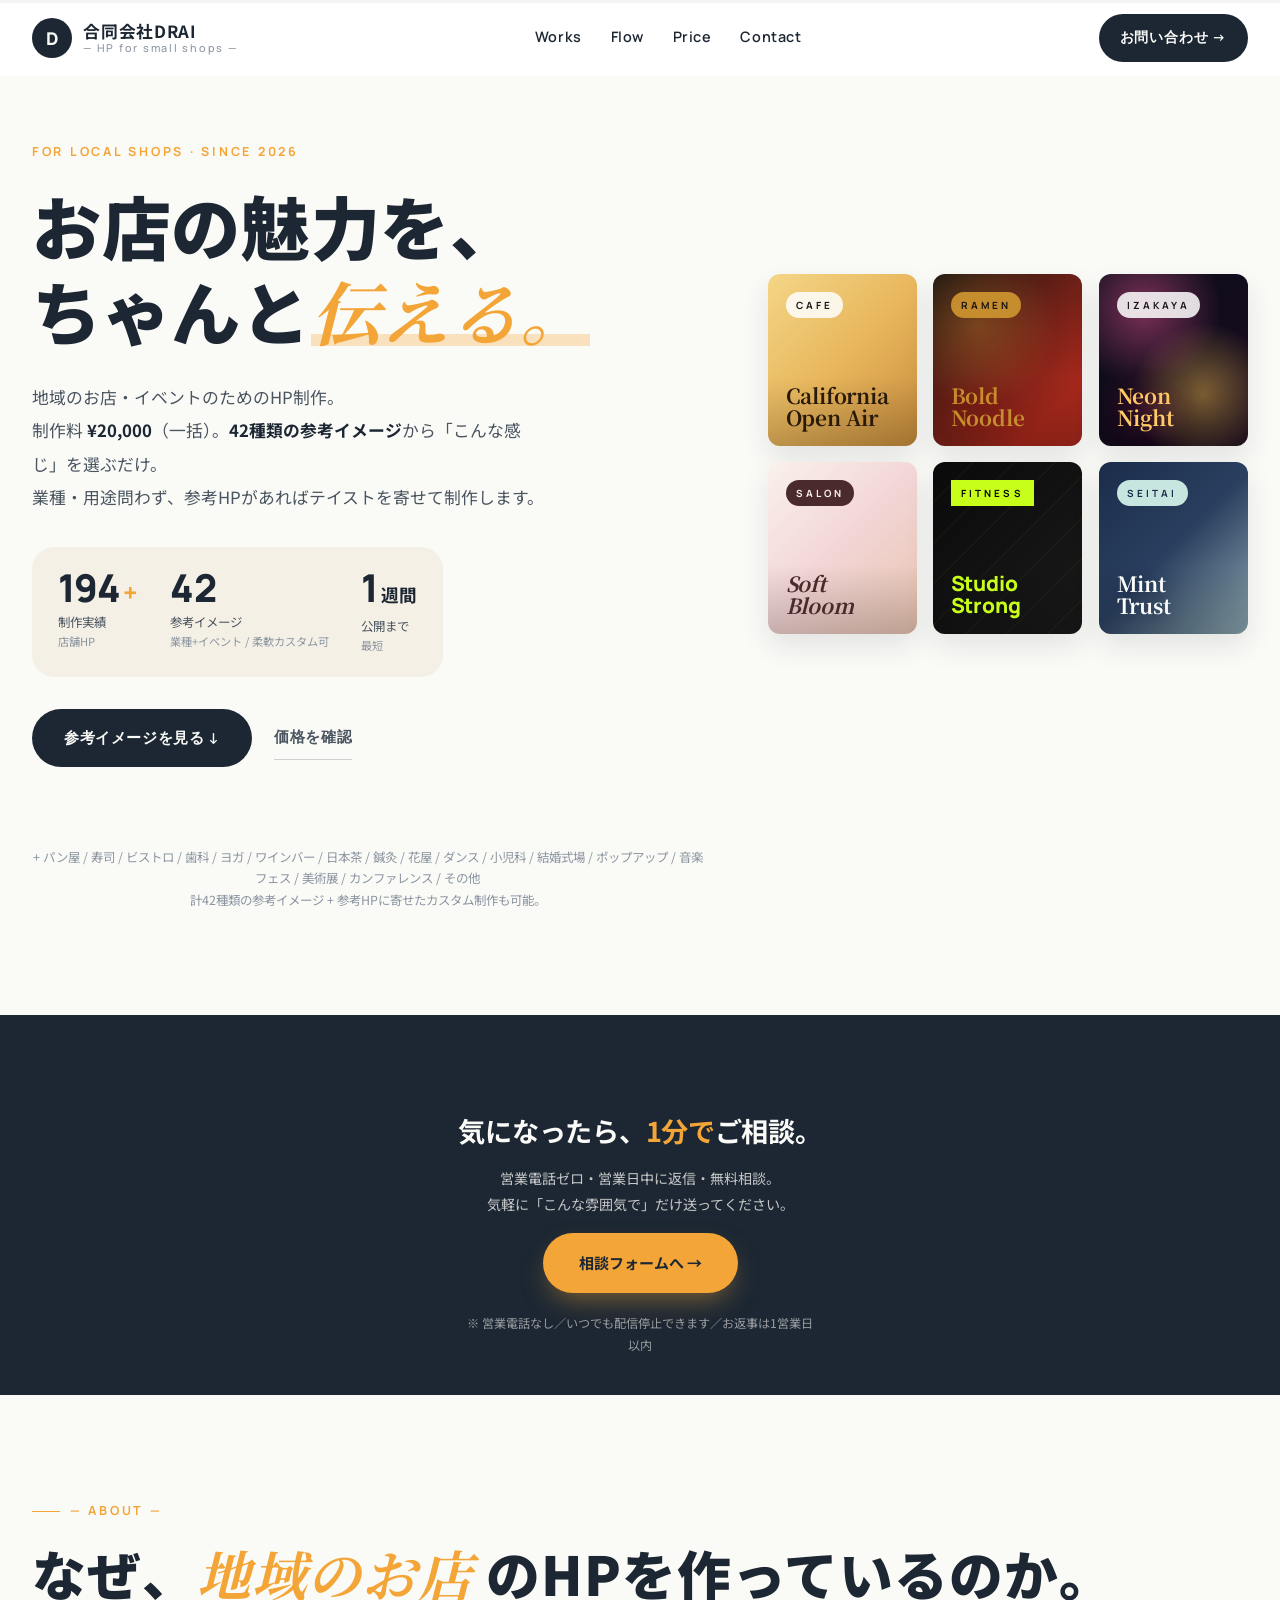
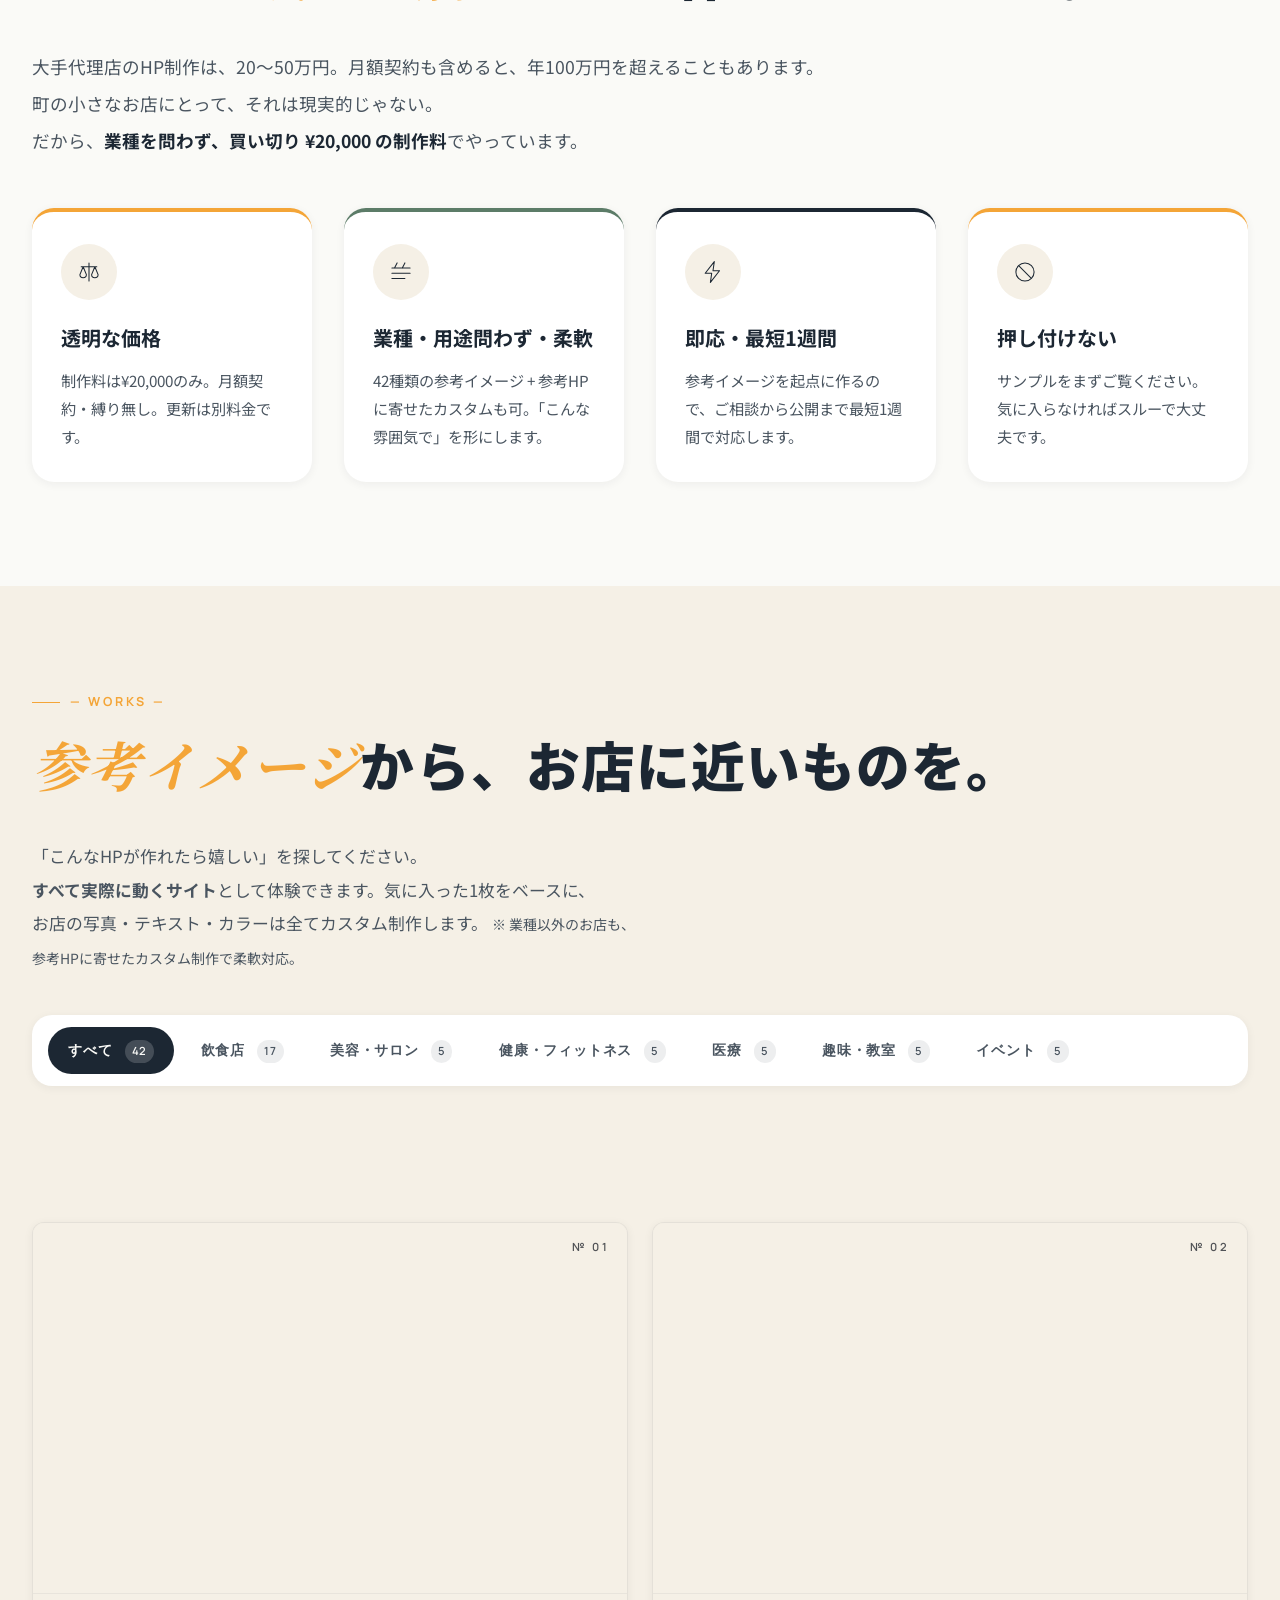
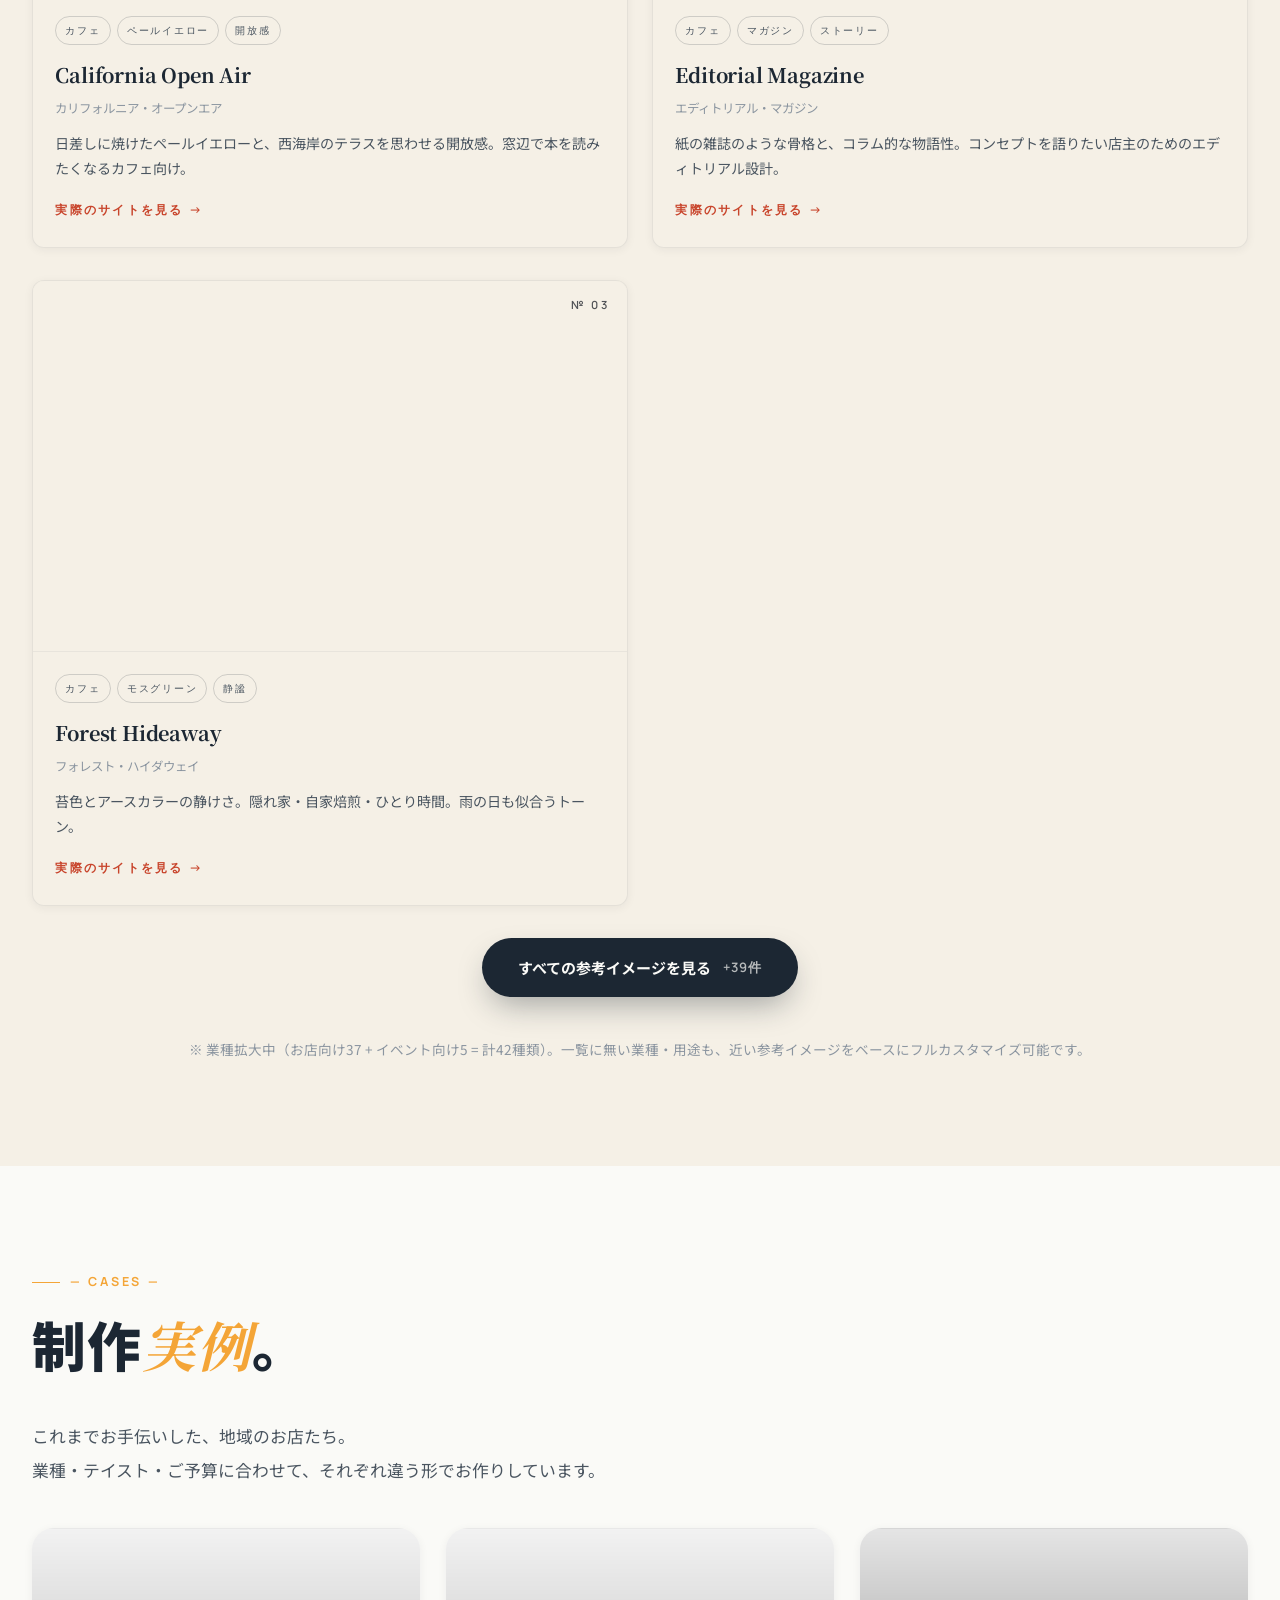
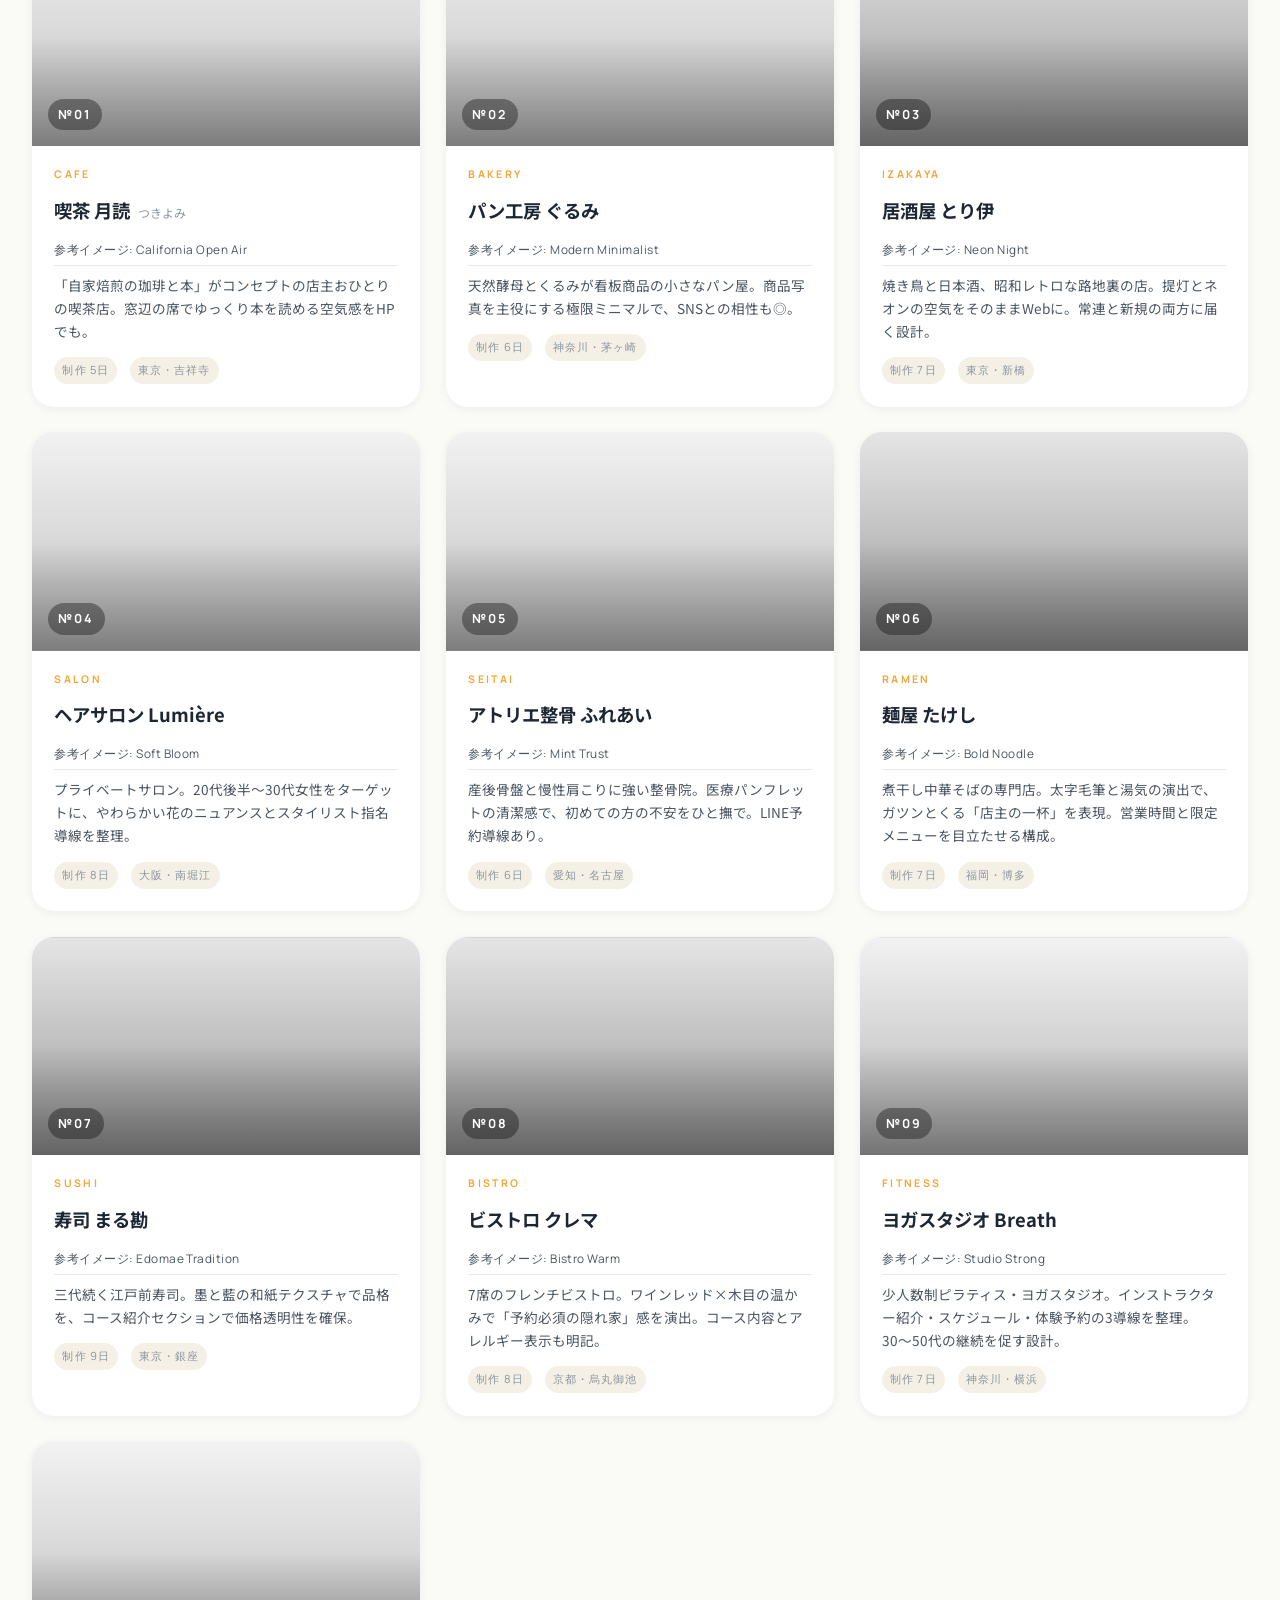
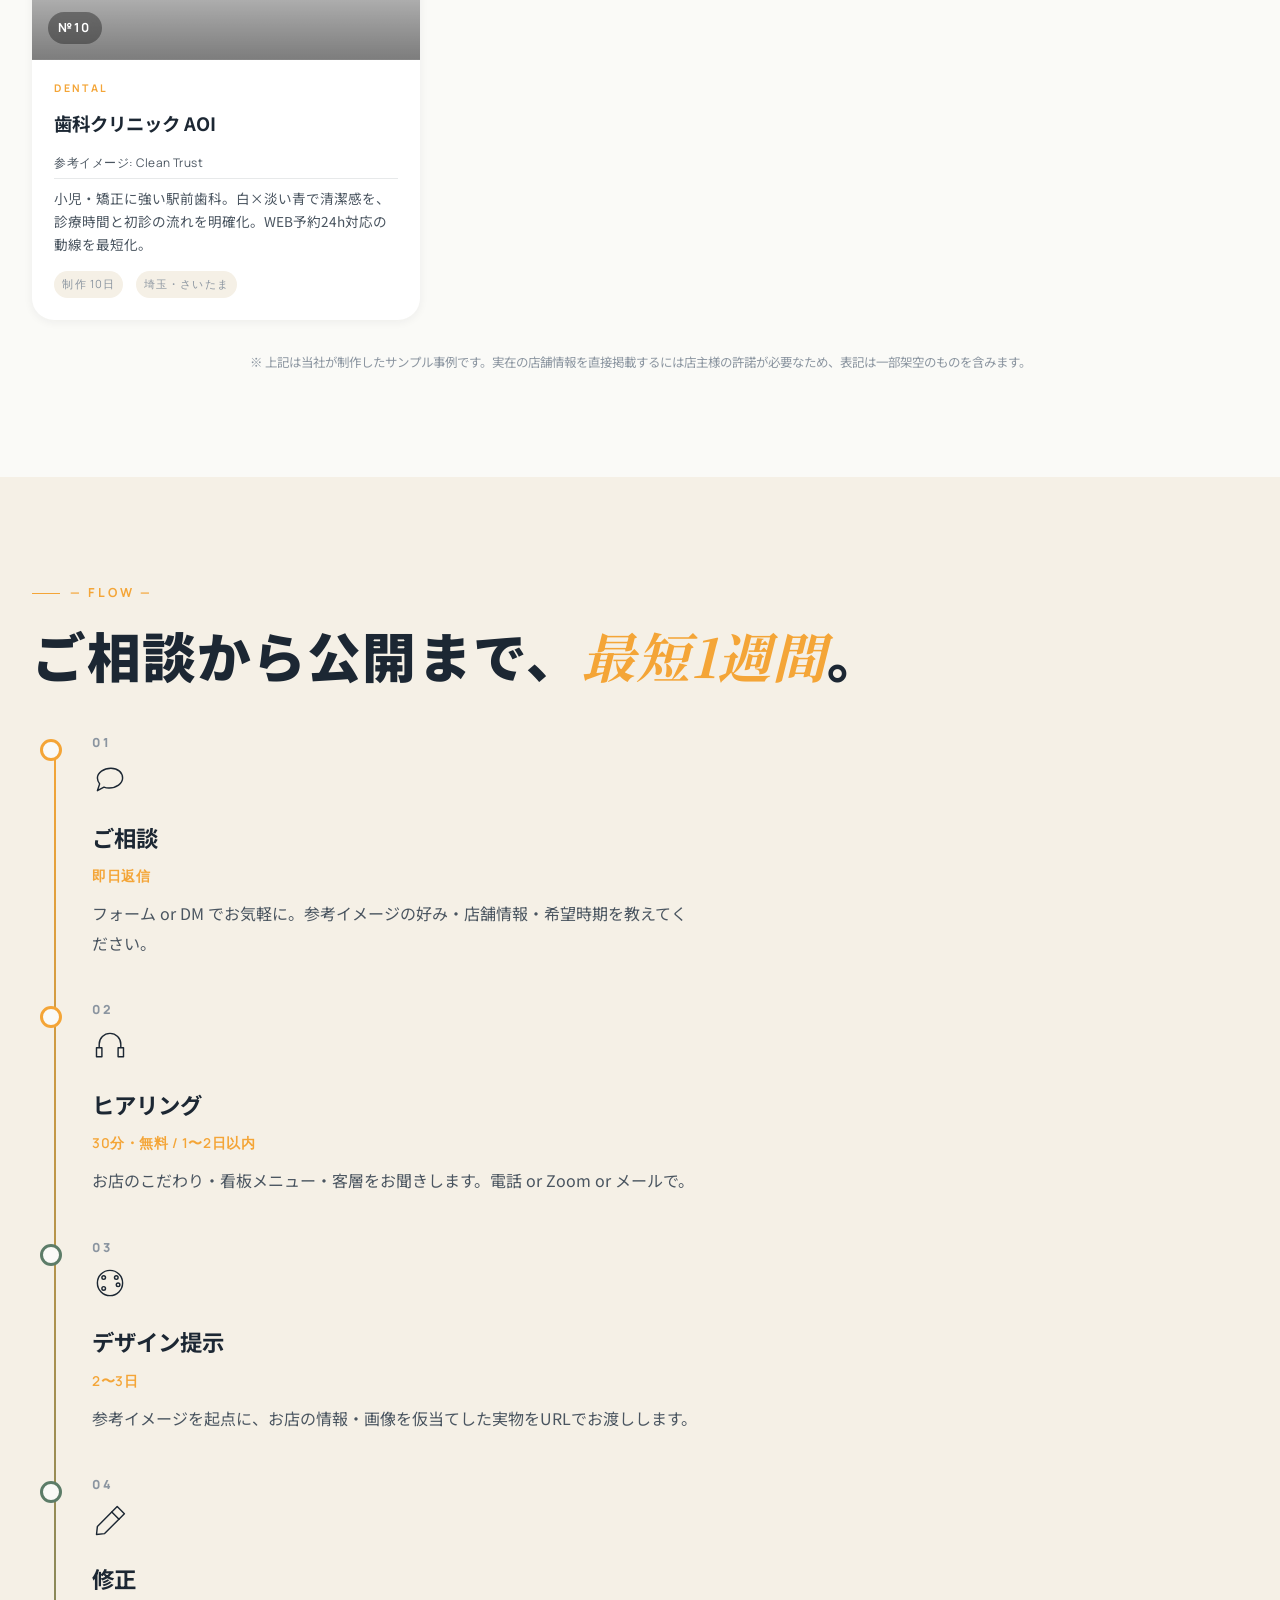
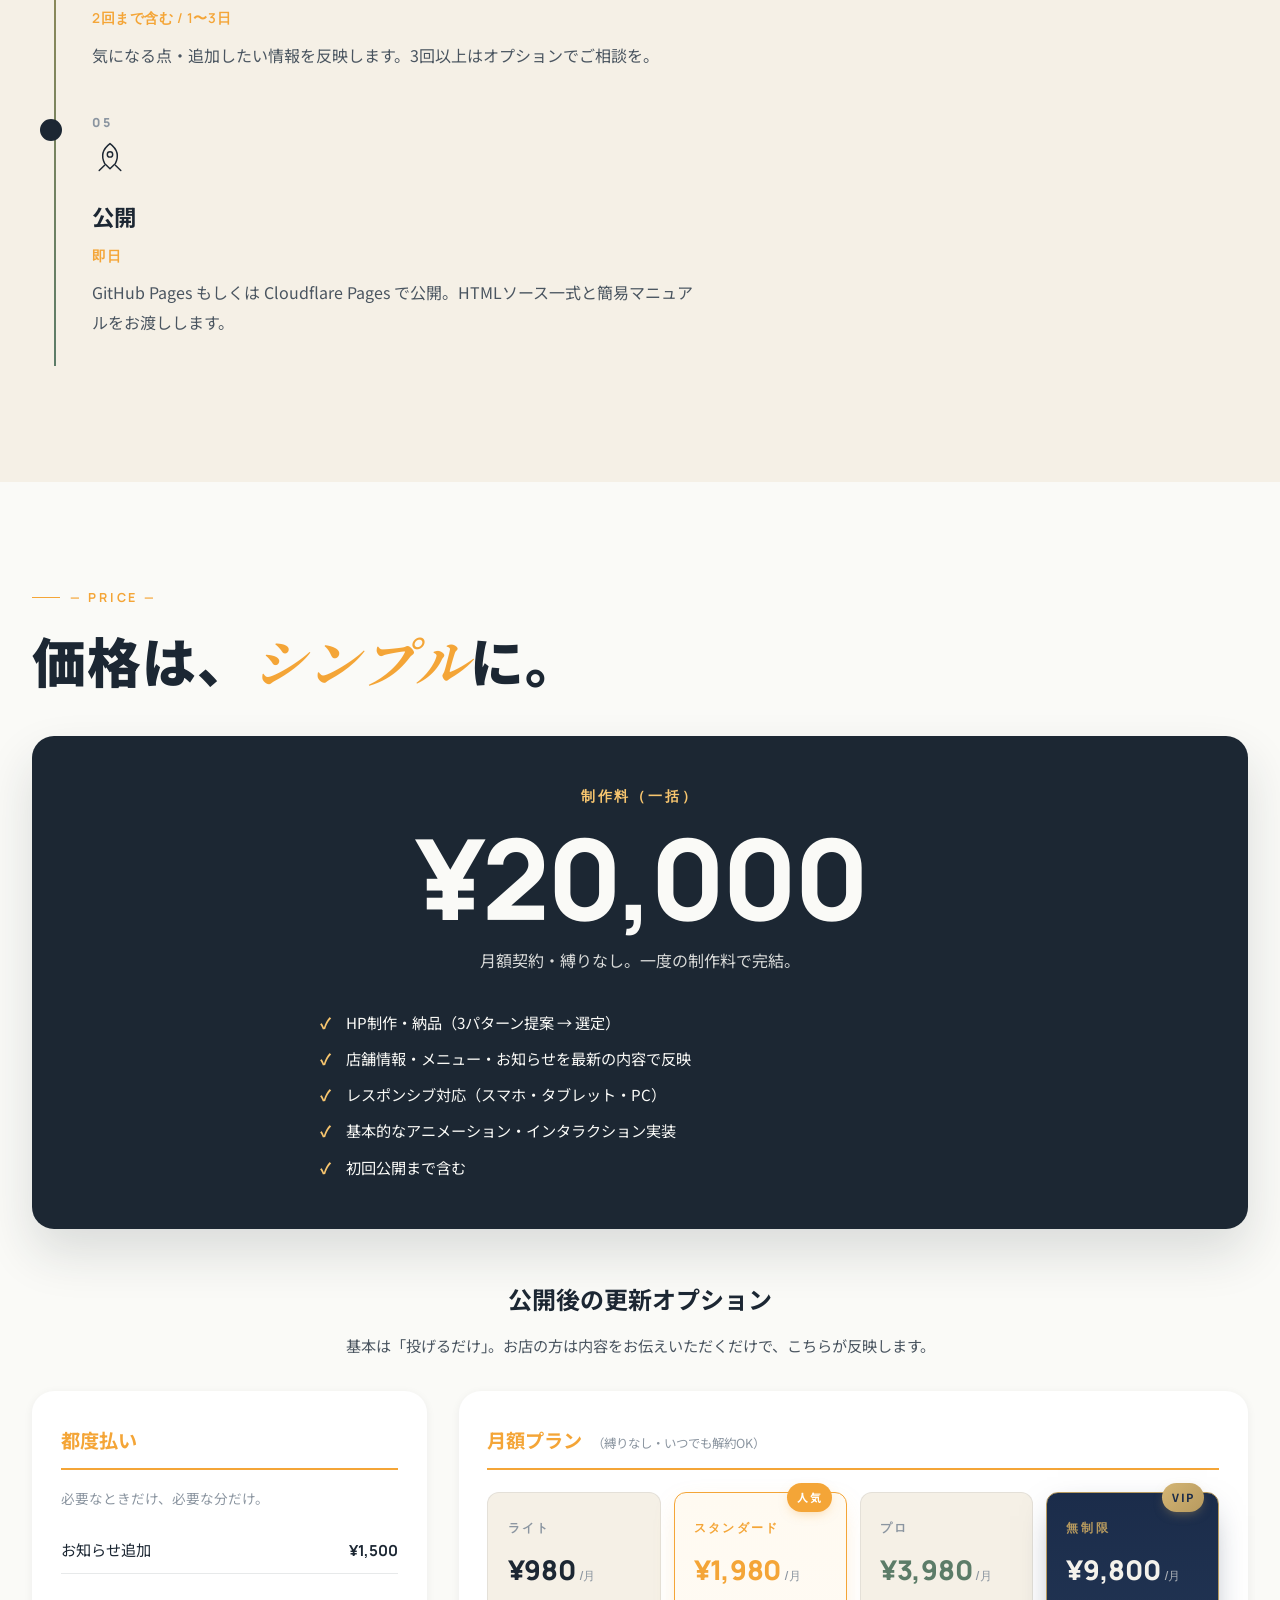
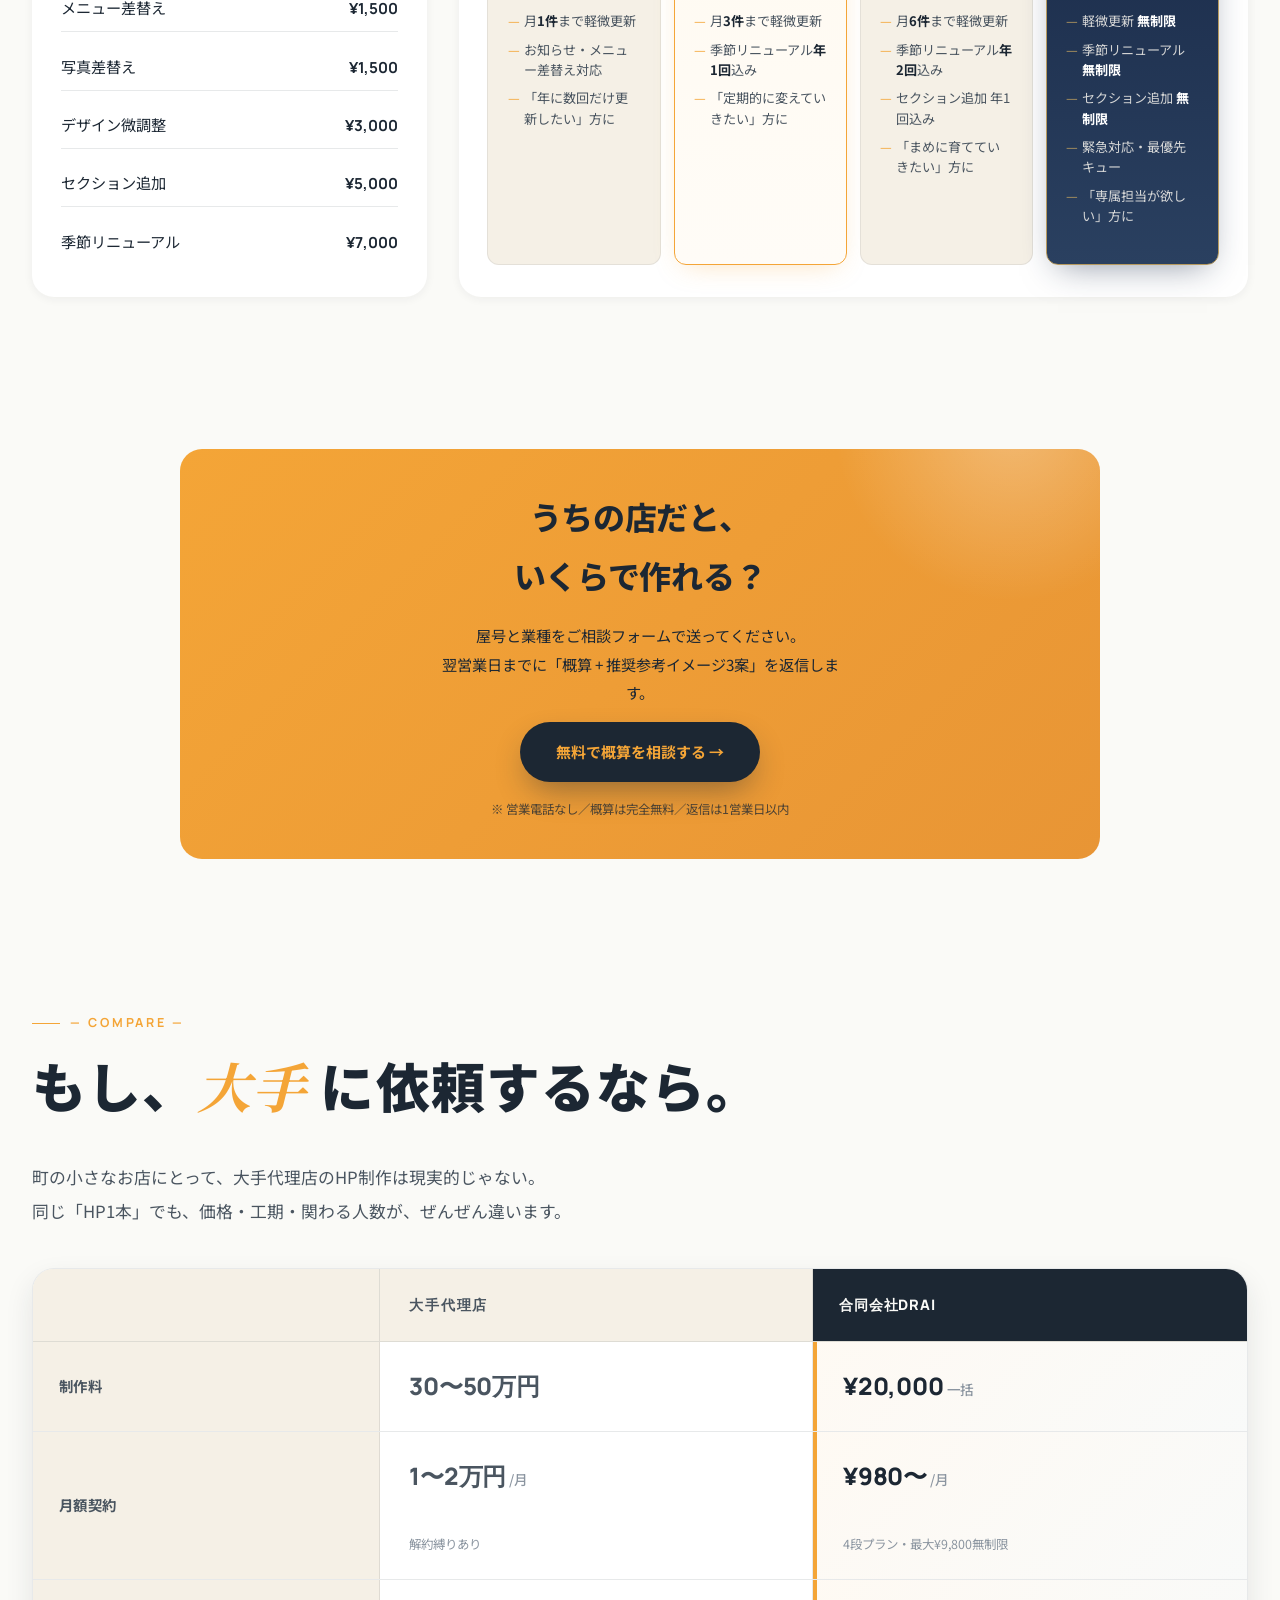
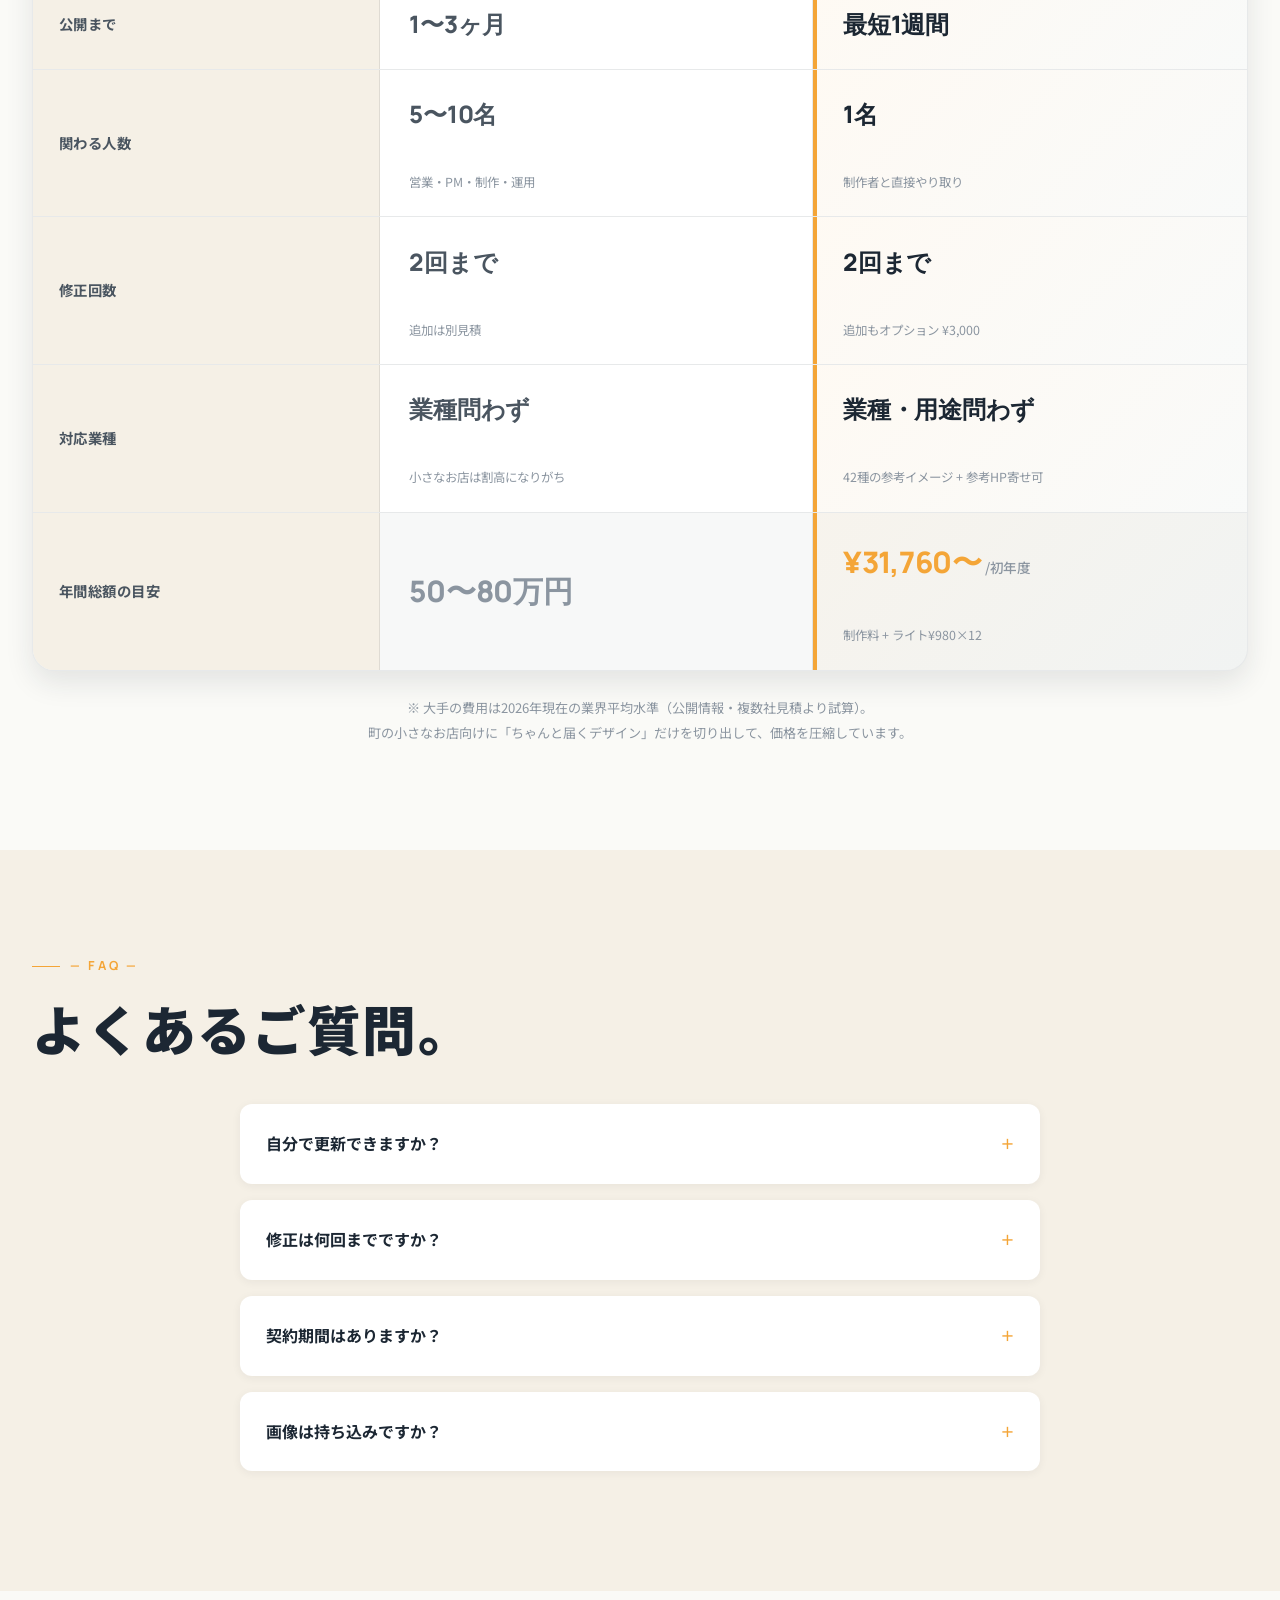
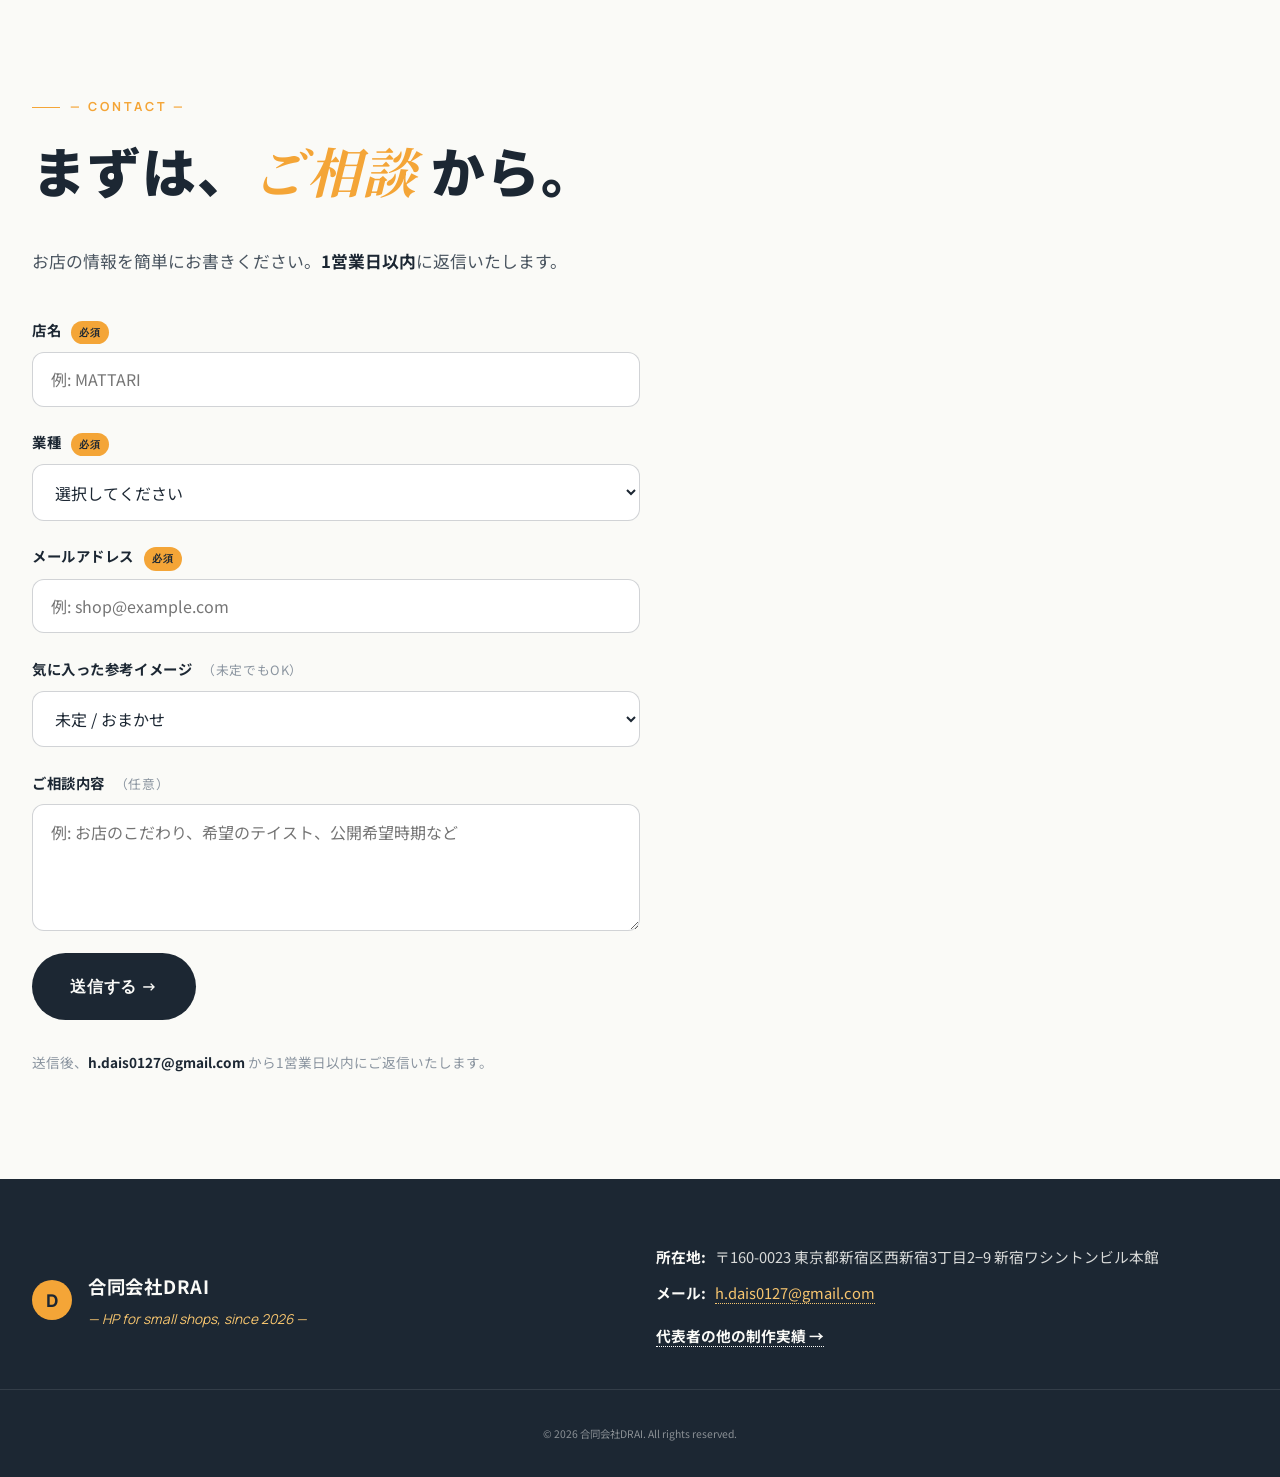
<file: index.html>
<!DOCTYPE html>
<html lang="ja">
<head>
  <meta charset="UTF-8">
  <meta name="viewport" content="width=device-width, initial-scale=1.0">
  <title>合同会社DRAI | 地域のお店のためのHP制作</title>
  <meta name="description" content="地域のお店・イベント向けHP制作サービス。制作料 ¥20,000（一括）。42種類の参考イメージから「こんな感じ」を選ぶだけ。参考HPがあれば寄せて制作。最短1週間で公開。">
  <meta property="og:title" content="合同会社DRAI | 地域のお店のためのHP制作">
  <meta property="og:description" content="お店の魅力を、ちゃんと伝える。制作料 ¥20,000、業種問わず・参考HPに寄せて柔軟に制作します。">
  <meta property="og:type" content="website">
  <meta property="og:image" content="images/ogp.png">
  <meta property="og:locale" content="ja_JP">

  <link rel="preconnect" href="https://fonts.googleapis.com">
  <link rel="preconnect" href="https://fonts.gstatic.com" crossorigin>
  <link href="https://fonts.googleapis.com/css2?family=Manrope:wght@400;500;600;700;800&family=Noto+Sans+JP:wght@400;500;700;900&family=Noto+Serif+JP:wght@500;700&display=swap" rel="stylesheet">

  <link rel="stylesheet" href="style.css">
  <script defer src="script.js"></script>

  <script type="application/ld+json">
  {
    "@context": "https://schema.org",
    "@type": "Service",
    "name": "地域のお店のためのHP制作",
    "provider": {
      "@type": "Organization",
      "name": "合同会社DRAI",
      "email": "h.dais0127@gmail.com"
    },
    "offers": {
      "@type": "Offer",
      "price": "20000",
      "priceCurrency": "JPY"
    }
  }
  </script>
</head>
<body>

<!-- Scroll progress -->
<div class="scroll-progress" aria-hidden="true"><span id="scrollProgressBar"></span></div>

<!-- Floating Contact CTA -->
<a href="#contact" class="fab-contact" id="fabContact" aria-label="お問い合わせへ">
  <svg width="16" height="16" viewBox="0 0 24 24" fill="none" stroke="currentColor" stroke-width="2" stroke-linecap="round" stroke-linejoin="round" aria-hidden="true">
    <path d="M21 11.5a8.38 8.38 0 0 1-.9 3.8 8.5 8.5 0 0 1-7.6 4.7 8.38 8.38 0 0 1-3.8-.9L3 21l1.9-5.7a8.38 8.38 0 0 1-.9-3.8 8.5 8.5 0 0 1 4.7-7.6 8.38 8.38 0 0 1 3.8-.9h.5a8.48 8.48 0 0 1 8 8z"/>
  </svg>
  まずは相談する
</a>

<!-- Header -->
<header class="site-header" id="siteHeader">
  <div class="header-inner">
    <a href="#top" class="brand">
      <span class="brand-mark">D</span>
      <span class="brand-text">
        <span class="brand-name">合同会社DRAI</span>
        <span class="brand-tag">— HP for small shops —</span>
      </span>
    </a>
    <nav class="primary-nav" aria-label="主要ナビゲーション">
      <button class="nav-toggle" aria-expanded="false" aria-controls="navList" aria-label="メニュー">
        <span></span><span></span><span></span>
      </button>
      <ul id="navList" class="nav-list">
        <li><a href="#showcase">Works</a></li>
        <li><a href="#flow">Flow</a></li>
        <li><a href="#price">Price</a></li>
        <li><a href="#contact">Contact</a></li>
      </ul>
    </nav>
    <a class="cta-pill" href="#contact">お問い合わせ →</a>
  </div>
</header>

<main id="top">

  <!-- Hero -->
  <section class="hero">
    <div class="hero-grid">
      <div class="hero-text">
        <p class="hero-eyebrow">For Local Shops · Since 2026</p>
        <h1 class="hero-title">
          <span class="hero-line-1">お店の魅力を、</span>
          <span class="hero-line-2">ちゃんと<em>伝える。</em></span>
        </h1>
        <p class="hero-lead">
          地域のお店・イベントのためのHP制作。<br>
          制作料 <b>¥20,000</b>（一括）。<b>42種類の参考イメージ</b>から「こんな感じ」を選ぶだけ。<br>
          <span class="hero-flex-note">業種・用途問わず、参考HPがあればテイストを寄せて制作します。</span>
        </p>
        <div class="hero-stats">
          <div class="stat">
            <span class="stat-line"><span class="stat-num" data-count-to="50" data-stat-key="works" data-stat-base="50" data-stat-base-date="2026-05-12" data-stat-per-day="0.7">0</span><span class="stat-plus">+</span></span>
            <span class="stat-label">制作実績<br><small>店舗HP</small></span>
          </div>
          <div class="stat">
            <span class="stat-num" data-count-to="42">0</span>
            <span class="stat-label">参考イメージ<br><small>業種+イベント / 柔軟カスタム可</small></span>
          </div>
          <div class="stat">
            <span class="stat-line"><span class="stat-num">1</span><span class="stat-week">週間</span></span>
            <span class="stat-label">公開まで<br><small>最短</small></span>
          </div>
        </div>
        <div class="hero-cta">
          <a href="#showcase" class="btn btn-primary">参考イメージを見る ↓</a>
          <a href="#price" class="btn btn-text">価格を確認</a>
        </div>
      </div>
      <div class="hero-bento" aria-hidden="true">
        <div class="bento-tile bento-css bento-cafe-cali" style="--ord:1">
          <span class="bt-cat">CAFE</span><span class="bt-name">California<br>Open Air</span>
        </div>
        <div class="bento-tile bento-css bento-ramen" style="--ord:2">
          <span class="bt-cat">RAMEN</span><span class="bt-name">Bold<br>Noodle</span>
        </div>
        <div class="bento-tile bento-css bento-izakaya" style="--ord:3">
          <span class="bt-cat">IZAKAYA</span><span class="bt-name">Neon<br>Night</span>
        </div>
        <div class="bento-tile bento-css bento-salon-bloom" style="--ord:4">
          <span class="bt-cat">SALON</span><span class="bt-name">Soft<br>Bloom</span>
        </div>
        <div class="bento-tile bento-css bento-fitness" style="--ord:5">
          <span class="bt-cat">FITNESS</span><span class="bt-name">Studio<br>Strong</span>
        </div>
        <div class="bento-tile bento-css bento-seitai" style="--ord:6">
          <span class="bt-cat">SEITAI</span><span class="bt-name">Mint<br>Trust</span>
        </div>
      </div>
      <p class="hero-bento-note">+ パン屋 / 寿司 / ビストロ / 歯科 / ヨガ / ワインバー / 日本茶 / 鍼灸 / 花屋 / ダンス / 小児科 / 結婚式場 / ポップアップ / 音楽フェス / 美術展 / カンファレンス / その他<br>計42種類の参考イメージ + 参考HPに寄せたカスタム制作も可能。</p>
    </div>
  </section>

  <!-- Marquee tape -->
  <div class="marquee" aria-hidden="true">
    <span class="marquee-track">
      EST. 2026 · 制作料 ¥20,000 一括 · 月額¥980〜 · 業種問わず · 最短1週間 · 参考HPに寄せたカスタムOK · 押し付けない営業 · EST. 2026 · 制作料 ¥20,000 一括 · 月額¥980〜 · 業種問わず · 最短1週間 · 参考HPに寄せたカスタムOK · 押し付けない営業 ·
    </span>
  </div>

  <!-- Mini CTA #1: Hero後 軽接触 → 統一フォーム誘導 -->
  <section class="mini-cta" id="quick-contact">
    <div class="mini-cta-inner">
      <h3>気になったら、<em>1分で</em>ご相談。</h3>
      <p>営業電話ゼロ・営業日中に返信・無料相談。<br>気軽に「こんな雰囲気で」だけ送ってください。</p>
      <a href="#contact" class="btn-magnet mini-cta-link" data-magnet>相談フォームへ →</a>
      <p class="friction">※ 営業電話なし／いつでも配信停止できます／お返事は1営業日以内</p>
    </div>
  </section>

  <!-- About -->
  <section class="about" id="about">
    <div class="container">
      <span class="section-eyebrow">— About —</span>
      <h2 class="section-title">なぜ、<em>地域のお店</em> のHPを作っているのか。</h2>
      <p class="about-lead">
        大手代理店のHP制作は、20〜50万円。月額契約も含めると、年100万円を超えることもあります。<br>
        町の小さなお店にとって、それは現実的じゃない。<br>
        だから、<b>業種を問わず、買い切り ¥20,000 の制作料</b>でやっています。
      </p>
      <div class="about-pillars">
        <article class="pillar">
          <div class="pillar-icon" aria-hidden="true">
            <svg viewBox="0 0 40 40" fill="none" stroke="currentColor" stroke-width="1.6" stroke-linecap="round" stroke-linejoin="round"><path d="M20 6v28M8 12h24M11 12l-5 12c0 3 2.5 5 5 5s5-2 5-5l-5-12zM29 12l-5 12c0 3 2.5 5 5 5s5-2 5-5l-5-12z"/></svg>
          </div>
          <h3>透明な価格</h3>
          <p>制作料は¥20,000のみ。月額契約・縛り無し。更新は別料金です。</p>
        </article>
        <article class="pillar">
          <div class="pillar-icon" aria-hidden="true">
            <svg viewBox="0 0 40 40" fill="none" stroke="currentColor" stroke-width="1.6" stroke-linecap="round" stroke-linejoin="round"><path d="M6 14h28M6 22h28M6 30h20M14 6l-4 8M26 6l-4 8"/></svg>
          </div>
          <h3>業種・用途問わず・柔軟</h3>
          <p>42種類の参考イメージ + 参考HPに寄せたカスタムも可。「こんな雰囲気で」を形にします。</p>
        </article>
        <article class="pillar">
          <div class="pillar-icon" aria-hidden="true">
            <svg viewBox="0 0 40 40" fill="none" stroke="currentColor" stroke-width="1.6" stroke-linecap="round" stroke-linejoin="round"><path d="M22 4L8 22h10l-2 14 14-18H20l2-14z"/></svg>
          </div>
          <h3>即応・最短1週間</h3>
          <p>参考イメージを起点に作るので、ご相談から公開まで最短1週間で対応します。</p>
        </article>
        <article class="pillar">
          <div class="pillar-icon" aria-hidden="true">
            <svg viewBox="0 0 40 40" fill="none" stroke="currentColor" stroke-width="1.6" stroke-linecap="round" stroke-linejoin="round"><circle cx="20" cy="20" r="14"/><path d="M11 11l18 18"/></svg>
          </div>
          <h3>押し付けない</h3>
          <p>サンプルをまずご覧ください。気に入らなければスルーで大丈夫です。</p>
        </article>
      </div>
    </div>
  </section>

  <!-- Showcase -->
  <section class="showcase" id="showcase">
    <div class="container">
      <span class="section-eyebrow">— Works —</span>
      <h2 class="section-title"><em>参考イメージ</em>から、お店に近いものを。</h2>
      <p class="section-lead">
        「こんなHPが作れたら嬉しい」を探してください。<br>
        <b>すべて実際に動くサイト</b>として体験できます。気に入った1枚をベースに、<br>
        お店の写真・テキスト・カラーは全てカスタム制作します。
        <small>※ 業種以外のお店も、参考HPに寄せたカスタム制作で柔軟対応。</small>
      </p>

      <!-- 親子フィルタ：第1行（親カテゴリ） / 第2行（子チップ・親選択時のみ表示） -->
      <div class="showcase-filter-wrap">
        <!-- 第1行: 親カテゴリ5個 + すべて。件数バッジは JS で動的注入 -->
        <div class="showcase-filter parent-filter" role="tablist" aria-label="業種フィルタ（大分類）">
          <button class="filter-btn parent-btn active" data-parent="all" role="tab" aria-selected="true" aria-controls="childFilter">すべて <span class="count" data-count-for="all"></span></button>
          <button class="filter-btn parent-btn" data-parent="food" role="tab" aria-selected="false" aria-controls="childFilter">飲食店 <span class="count" data-count-for="food"></span></button>
          <button class="filter-btn parent-btn" data-parent="beauty" role="tab" aria-selected="false" aria-controls="childFilter">美容・サロン <span class="count" data-count-for="beauty"></span></button>
          <button class="filter-btn parent-btn" data-parent="wellness" role="tab" aria-selected="false" aria-controls="childFilter">健康・フィットネス <span class="count" data-count-for="wellness"></span></button>
          <button class="filter-btn parent-btn" data-parent="medical" role="tab" aria-selected="false" aria-controls="childFilter">医療 <span class="count" data-count-for="medical"></span></button>
          <button class="filter-btn parent-btn" data-parent="lifestyle" role="tab" aria-selected="false" aria-controls="childFilter">趣味・教室 <span class="count" data-count-for="lifestyle"></span></button>
          <button class="filter-btn parent-btn" data-parent="event" role="tab" aria-selected="false" aria-controls="childFilter">イベント <span class="count" data-count-for="event"></span></button>
        </div>
        <!-- 第2行: 子チップ（親クリックで展開・min-height で予約） -->
        <div class="showcase-filter child-filter" id="childFilter" role="tablist" aria-label="業種フィルタ（小分類）" data-open="false" aria-hidden="true">
          <!-- JS が親クリックで子チップを動的注入 -->
        </div>
      </div>

      <div class="showcase-grid v2">

        <article class="show-card v2" data-category="cafe" data-parent="food" data-slug="cafe-california-open-air">
          <a class="show-link-overlay" href="https://dai669.github.io/hpdesign-templates/cafe-california-open-air/" target="_blank" rel="noopener" aria-label="California Open Air を実際のサイトで見る"></a>
          <div class="sc-num">№ 01</div>
          <div class="sc-iframe-wrap">
            <iframe src="https://dai669.github.io/hpdesign-templates/cafe-california-open-air/" loading="lazy" title="California Open Air プレビュー" tabindex="-1" aria-hidden="true"></iframe>
          </div>
          <div class="sc-info">
            <div class="sc-tags"><span>カフェ</span><span>ペールイエロー</span><span>開放感</span></div>
            <h3>California Open Air <span class="sc-ja">カリフォルニア・オープンエア</span></h3>
            <p>日差しに焼けたペールイエローと、西海岸のテラスを思わせる開放感。窓辺で本を読みたくなるカフェ向け。</p>
            <span class="sc-cta">実際のサイトを見る →</span>
          </div>
        </article>

        <article class="show-card v2" data-category="cafe" data-parent="food" data-slug="cafe-editorial-magazine">
          <a class="show-link-overlay" href="https://dai669.github.io/hpdesign-templates/cafe-editorial-magazine/" target="_blank" rel="noopener" aria-label="Editorial Magazine を実際のサイトで見る"></a>
          <div class="sc-num">№ 02</div>
          <div class="sc-iframe-wrap">
            <iframe src="https://dai669.github.io/hpdesign-templates/cafe-editorial-magazine/" loading="lazy" title="Editorial Magazine プレビュー" tabindex="-1" aria-hidden="true"></iframe>
          </div>
          <div class="sc-info">
            <div class="sc-tags"><span>カフェ</span><span>マガジン</span><span>ストーリー</span></div>
            <h3>Editorial Magazine <span class="sc-ja">エディトリアル・マガジン</span></h3>
            <p>紙の雑誌のような骨格と、コラム的な物語性。コンセプトを語りたい店主のためのエディトリアル設計。</p>
            <span class="sc-cta">実際のサイトを見る →</span>
          </div>
        </article>

        <article class="show-card v2" data-category="cafe" data-parent="food" data-slug="cafe-forest-hideaway">
          <a class="show-link-overlay" href="https://dai669.github.io/hpdesign-templates/cafe-forest-hideaway/" target="_blank" rel="noopener" aria-label="Forest Hideaway を実際のサイトで見る"></a>
          <div class="sc-num">№ 03</div>
          <div class="sc-iframe-wrap">
            <iframe src="https://dai669.github.io/hpdesign-templates/cafe-forest-hideaway/" loading="lazy" title="Forest Hideaway プレビュー" tabindex="-1" aria-hidden="true"></iframe>
          </div>
          <div class="sc-info">
            <div class="sc-tags"><span>カフェ</span><span>モスグリーン</span><span>静謐</span></div>
            <h3>Forest Hideaway <span class="sc-ja">フォレスト・ハイダウェイ</span></h3>
            <p>苔色とアースカラーの静けさ。隠れ家・自家焙煎・ひとり時間。雨の日も似合うトーン。</p>
            <span class="sc-cta">実際のサイトを見る →</span>
          </div>
        </article>

        <article class="show-card v2" data-category="bakery" data-parent="food" data-slug="bakery-artisan-rustic">
          <a class="show-link-overlay" href="https://dai669.github.io/hpdesign-templates/bakery-artisan-rustic/" target="_blank" rel="noopener" aria-label="Artisan Rustic を実際のサイトで見る"></a>
          <div class="sc-num">№ 04</div>
          <div class="sc-iframe-wrap">
            <iframe src="https://dai669.github.io/hpdesign-templates/bakery-artisan-rustic/" loading="lazy" title="Artisan Rustic プレビュー" tabindex="-1" aria-hidden="true"></iframe>
          </div>
          <div class="sc-info">
            <div class="sc-tags"><span>ベーカリー</span><span>クラフトブラウン</span><span>職人</span></div>
            <h3>Artisan Rustic <span class="sc-ja">アルチザン・ラスティック</span></h3>
            <p>石窯と粉と手仕事のあたたかさを伝える、職人系パン屋のためのラスティックなデザイン。</p>
            <span class="sc-cta">実際のサイトを見る →</span>
          </div>
        </article>

        <article class="show-card v2" data-category="bakery" data-parent="food" data-slug="bakery-modern-minimalist">
          <a class="show-link-overlay" href="https://dai669.github.io/hpdesign-templates/bakery-modern-minimalist/" target="_blank" rel="noopener" aria-label="Modern Minimalist を実際のサイトで見る"></a>
          <div class="sc-num">№ 05</div>
          <div class="sc-iframe-wrap">
            <iframe src="https://dai669.github.io/hpdesign-templates/bakery-modern-minimalist/" loading="lazy" title="Modern Minimalist プレビュー" tabindex="-1" aria-hidden="true"></iframe>
          </div>
          <div class="sc-info">
            <div class="sc-tags"><span>ベーカリー</span><span>ホワイト</span><span>ミニマル</span></div>
            <h3>Modern Minimalist <span class="sc-ja">モダン・ミニマリスト</span></h3>
            <p>余白と型と整列。装飾を最小限にして、パンそのものを主役にするミニマリスト構成。</p>
            <span class="sc-cta">実際のサイトを見る →</span>
          </div>
        </article>

        <article class="show-card v2" data-category="bakery" data-parent="food" data-slug="bakery-storytelling-heritage">
          <a class="show-link-overlay" href="https://dai669.github.io/hpdesign-templates/bakery-storytelling-heritage/" target="_blank" rel="noopener" aria-label="Storytelling Heritage を実際のサイトで見る"></a>
          <div class="sc-num">№ 06</div>
          <div class="sc-iframe-wrap">
            <iframe src="https://dai669.github.io/hpdesign-templates/bakery-storytelling-heritage/" loading="lazy" title="Storytelling Heritage プレビュー" tabindex="-1" aria-hidden="true"></iframe>
          </div>
          <div class="sc-info">
            <div class="sc-tags"><span>ベーカリー</span><span>ヴィンテージ</span><span>ヘリテージ</span></div>
            <h3>Storytelling Heritage <span class="sc-ja">ストーリーテリング・ヘリテージ</span></h3>
            <p>三代続く家業や、修行先の系譜。歴史と物語を綴る老舗パン屋のためのヘリテージ系デザイン。</p>
            <span class="sc-cta">実際のサイトを見る →</span>
          </div>
        </article>

        <article class="show-card v2" data-category="izakaya" data-parent="food" data-slug="izakaya-neon-night">
          <a class="show-link-overlay" href="https://dai669.github.io/hpdesign-templates/izakaya-neon-night/" target="_blank" rel="noopener" aria-label="Neon Night を実際のサイトで見る"></a>
          <div class="sc-num">№ 07</div>
          <div class="sc-iframe-wrap">
            <iframe src="https://dai669.github.io/hpdesign-templates/izakaya-neon-night/" loading="lazy" title="Neon Night プレビュー" tabindex="-1" aria-hidden="true"></iframe>
          </div>
          <div class="sc-info">
            <div class="sc-tags"><span>居酒屋</span><span>ネオンピンク</span><span>昭和レトロ</span></div>
            <h3>Neon Night <span class="sc-ja">ネオン・ナイト</span></h3>
            <p>提灯のあかりとネオン管。手書きポスターと判子。昭和レトロを懐かしむ夜の居酒屋に。</p>
            <span class="sc-cta">実際のサイトを見る →</span>
          </div>
        </article>

        <article class="show-card v2" data-category="salon" data-parent="beauty" data-slug="salon-soft-bloom">
          <a class="show-link-overlay" href="https://dai669.github.io/hpdesign-templates/salon-soft-bloom/" target="_blank" rel="noopener" aria-label="Soft Bloom を実際のサイトで見る"></a>
          <div class="sc-num">№ 08</div>
          <div class="sc-iframe-wrap">
            <iframe src="https://dai669.github.io/hpdesign-templates/salon-soft-bloom/" loading="lazy" title="Soft Bloom プレビュー" tabindex="-1" aria-hidden="true"></iframe>
          </div>
          <div class="sc-info">
            <div class="sc-tags"><span>サロン</span><span>クリーム</span><span>イタリック</span></div>
            <h3>Soft Bloom <span class="sc-ja">ソフト・ブルーム</span></h3>
            <p>クリームとブラッシュピンク、シャンパンゴールド。やわらかい花の気配を纏うサロン向けデザイン。</p>
            <span class="sc-cta">実際のサイトを見る →</span>
          </div>
        </article>

        <article class="show-card v2" data-category="salon" data-parent="beauty" data-slug="salon-monochrome-edge">
          <a class="show-link-overlay" href="https://dai669.github.io/hpdesign-templates/salon-monochrome-edge/" target="_blank" rel="noopener" aria-label="Monochrome Edge を実際のサイトで見る"></a>
          <div class="sc-num">№ 09</div>
          <div class="sc-iframe-wrap">
            <iframe src="https://dai669.github.io/hpdesign-templates/salon-monochrome-edge/" loading="lazy" title="Monochrome Edge プレビュー" tabindex="-1" aria-hidden="true"></iframe>
          </div>
          <div class="sc-info">
            <div class="sc-tags"><span>サロン</span><span>モノクロ</span><span>ブルータリスト</span></div>
            <h3>Monochrome Edge <span class="sc-ja">モノクローム・エッジ</span></h3>
            <p>純黒と純白、エレクトリックライム。ティッカーとモノスペース。攻めるサロンのためのブルータリズム。</p>
            <span class="sc-cta">実際のサイトを見る →</span>
          </div>
        </article>

        <article class="show-card v2" data-category="seitai" data-parent="wellness" data-slug="seitai-mint-trust">
          <a class="show-link-overlay" href="https://dai669.github.io/hpdesign-templates/seitai-mint-trust/" target="_blank" rel="noopener" aria-label="Mint Trust を実際のサイトで見る"></a>
          <div class="sc-num">№ 10</div>
          <div class="sc-iframe-wrap">
            <iframe src="https://dai669.github.io/hpdesign-templates/seitai-mint-trust/" loading="lazy" title="Mint Trust プレビュー" tabindex="-1" aria-hidden="true"></iframe>
          </div>
          <div class="sc-info">
            <div class="sc-tags"><span>整骨院</span><span>ネイビー</span><span>信頼</span></div>
            <h3>Mint Trust <span class="sc-ja">ミント・トラスト</span></h3>
            <p>ネイビー・ミント・シャンパンゴールド。医療パンフレットの清潔感と、整骨院ならではの信頼設計。</p>
            <span class="sc-cta">実際のサイトを見る →</span>
          </div>
        </article>

        <article class="show-card v2" data-category="ramen" data-parent="food" data-slug="ramen-bold-noodle">
          <a class="show-link-overlay" href="https://dai669.github.io/hpdesign-templates/ramen-bold-noodle/" target="_blank" rel="noopener" aria-label="Bold Noodle を実際のサイトで見る"></a>
          <div class="sc-num">№ 11</div>
          <div class="sc-iframe-wrap">
            <iframe src="https://dai669.github.io/hpdesign-templates/ramen-bold-noodle/" loading="lazy" title="Bold Noodle プレビュー" tabindex="-1" aria-hidden="true"></iframe>
          </div>
          <div class="sc-info">
            <div class="sc-tags"><span>ラーメン</span><span>太字</span><span>昭和</span></div>
            <h3>Bold Noodle <span class="sc-ja">ボールド・ヌードル</span></h3>
            <p>太字毛筆と湯気の演出。一杯への思い入れと、店主の手仕事を全面に。営業時間と限定メニューが目立つラーメン店向け。</p>
            <span class="sc-cta">実際のサイトを見る →</span>
          </div>
        </article>

        <article class="show-card v2" data-category="sushi" data-parent="food" data-slug="sushi-edomae-tradition">
          <a class="show-link-overlay" href="https://dai669.github.io/hpdesign-templates/sushi-edomae-tradition/" target="_blank" rel="noopener" aria-label="Edomae Tradition を実際のサイトで見る"></a>
          <div class="sc-num">№ 12</div>
          <div class="sc-iframe-wrap">
            <iframe src="https://dai669.github.io/hpdesign-templates/sushi-edomae-tradition/" loading="lazy" title="Edomae Tradition プレビュー" tabindex="-1" aria-hidden="true"></iframe>
          </div>
          <div class="sc-info">
            <div class="sc-tags"><span>寿司</span><span>江戸前</span><span>伝統</span></div>
            <h3>Edomae Tradition <span class="sc-ja">江戸前トラディション</span></h3>
            <p>墨と藍、和紙テクスチャ。三代続く老舗の品格を、コース紹介と価格透明性で伝える寿司店向けデザイン。</p>
            <span class="sc-cta">実際のサイトを見る →</span>
          </div>
        </article>

        <article class="show-card v2" data-category="bistro" data-parent="food" data-slug="bistro-warm-vintage">
          <a class="show-link-overlay" href="https://dai669.github.io/hpdesign-templates/bistro-warm-vintage/" target="_blank" rel="noopener" aria-label="Bistro Warm を実際のサイトで見る"></a>
          <div class="sc-num">№ 13</div>
          <div class="sc-iframe-wrap">
            <iframe src="https://dai669.github.io/hpdesign-templates/bistro-warm-vintage/" loading="lazy" title="Bistro Warm プレビュー" tabindex="-1" aria-hidden="true"></iframe>
          </div>
          <div class="sc-info">
            <div class="sc-tags"><span>ビストロ</span><span>ワインレッド</span><span>ヴィンテージ</span></div>
            <h3>Bistro Warm <span class="sc-ja">ビストロ・ウォーム</span></h3>
            <p>ワインレッドと木目の温かみ。少席のフレンチビストロ、洋食店、ワインバーに。コース内容を読ませる構成。</p>
            <span class="sc-cta">実際のサイトを見る →</span>
          </div>
        </article>

        <article class="show-card v2" data-category="fitness" data-parent="wellness" data-slug="fitness-studio-strong">
          <a class="show-link-overlay" href="https://dai669.github.io/hpdesign-templates/fitness-studio-strong/" target="_blank" rel="noopener" aria-label="Studio Strong を実際のサイトで見る"></a>
          <div class="sc-num">№ 14</div>
          <div class="sc-iframe-wrap">
            <iframe src="https://dai669.github.io/hpdesign-templates/fitness-studio-strong/" loading="lazy" title="Studio Strong プレビュー" tabindex="-1" aria-hidden="true"></iframe>
          </div>
          <div class="sc-info">
            <div class="sc-tags"><span>フィットネス</span><span>ライム</span><span>モダン</span></div>
            <h3>Studio Strong <span class="sc-ja">スタジオ・ストロング</span></h3>
            <p>ブラック×ライムのモダンなジム/ヨガ/ピラティススタジオ向け。プログラム/料金/体験予約導線を最短化。</p>
            <span class="sc-cta">実際のサイトを見る →</span>
          </div>
        </article>

        <article class="show-card v2" data-category="dental" data-parent="medical" data-slug="dental-clean-trust">
          <a class="show-link-overlay" href="https://dai669.github.io/hpdesign-templates/dental-clean-trust/" target="_blank" rel="noopener" aria-label="Clean Trust を実際のサイトで見る"></a>
          <div class="sc-num">№ 15</div>
          <div class="sc-iframe-wrap">
            <iframe src="https://dai669.github.io/hpdesign-templates/dental-clean-trust/" loading="lazy" title="Clean Trust プレビュー" tabindex="-1" aria-hidden="true"></iframe>
          </div>
          <div class="sc-info">
            <div class="sc-tags"><span>歯科</span><span>クリニックブルー</span><span>ファミリー</span></div>
            <h3>Clean Trust <span class="sc-ja">クリーン・トラスト</span></h3>
            <p>明るい青と緑の清潔感。歯科・小児科・耳鼻科などのクリニック向け。診療時間表とWEB予約導線を最適化。</p>
            <span class="sc-cta">実際のサイトを見る →</span>
          </div>
        </article>

        <article class="show-card v2" data-category="yoga" data-parent="wellness" data-slug="yoga-pilates-zen">
          <a class="show-link-overlay" href="https://dai669.github.io/hpdesign-templates/yoga-pilates-zen/" target="_blank" rel="noopener" aria-label="Studio Mu を実際のサイトで見る"></a>
          <div class="sc-num">№ 16</div>
          <div class="sc-iframe-wrap">
            <iframe src="https://dai669.github.io/hpdesign-templates/yoga-pilates-zen/" loading="lazy" title="Studio Mu プレビュー" tabindex="-1" aria-hidden="true"></iframe>
          </div>
          <div class="sc-info">
            <div class="sc-tags"><span>ヨガ</span><span>禅</span><span>明朝</span></div>
            <h3>Studio Mu <span class="sc-ja">スタジオ・ムー</span></h3>
            <p>大人女性のための禅スタイル。畳と無垢材の小さなスタジオ。ヨガ・ピラティス・瞑想スタジオ向け。</p>
            <span class="sc-cta">実際のサイトを見る →</span>
          </div>
        </article>

        <article class="show-card v2" data-category="wine" data-parent="food" data-slug="wine-bar-noir">
          <a class="show-link-overlay" href="https://dai669.github.io/hpdesign-templates/wine-bar-noir/" target="_blank" rel="noopener" aria-label="Bar Verre を実際のサイトで見る"></a>
          <div class="sc-num">№ 17</div>
          <div class="sc-iframe-wrap">
            <iframe src="https://dai669.github.io/hpdesign-templates/wine-bar-noir/" loading="lazy" title="Bar Verre プレビュー" tabindex="-1" aria-hidden="true"></iframe>
          </div>
          <div class="sc-info">
            <div class="sc-tags"><span>ワインバー</span><span>ノワール</span><span>真鍮</span></div>
            <h3>Bar Verre <span class="sc-ja">バール・ヴェール</span></h3>
            <p>ダーク × 銅 × 真鍮。自然派ワインバー・深夜営業ビストロ向け。グラスワインリストを読ませる構成。</p>
            <span class="sc-cta">実際のサイトを見る →</span>
          </div>
        </article>

        <article class="show-card v2" data-category="tea" data-parent="food" data-slug="tea-house-japan">
          <a class="show-link-overlay" href="https://dai669.github.io/hpdesign-templates/tea-house-japan/" target="_blank" rel="noopener" aria-label="茶寮 千歳 を実際のサイトで見る"></a>
          <div class="sc-num">№ 18</div>
          <div class="sc-iframe-wrap">
            <iframe src="https://dai669.github.io/hpdesign-templates/tea-house-japan/" loading="lazy" title="茶寮 千歳 プレビュー" tabindex="-1" aria-hidden="true"></iframe>
          </div>
          <div class="sc-info">
            <div class="sc-tags"><span>日本茶</span><span>抹茶</span><span>黒漆</span></div>
            <h3>茶寮 千歳 <span class="sc-ja">サリョウ・チトセ</span></h3>
            <p>抹茶 × 白磁 × 黒漆。日本茶カフェ・和カフェ・茶寮向け。畑から湯のみまでの物語を語る構成。</p>
            <span class="sc-cta">実際のサイトを見る →</span>
          </div>
        </article>

        <article class="show-card v2" data-category="craft-beer" data-parent="food" data-slug="craft-beer-pub">
          <a class="show-link-overlay" href="https://dai669.github.io/hpdesign-templates/craft-beer-pub/" target="_blank" rel="noopener" aria-label="TAP STAND 47 を実際のサイトで見る"></a>
          <div class="sc-num">№ 19</div>
          <div class="sc-iframe-wrap">
            <iframe src="https://dai669.github.io/hpdesign-templates/craft-beer-pub/" loading="lazy" title="TAP STAND 47 プレビュー" tabindex="-1" aria-hidden="true"></iframe>
          </div>
          <div class="sc-info">
            <div class="sc-tags"><span>クラフトビール</span><span>ヒップスター</span><span>ホップ</span></div>
            <h3>TAP STAND 47 <span class="sc-ja">タップ・スタンド・47</span></h3>
            <p>ヒップスター × ホップ。クラフトビールパブ・タップルーム向け。タップごとのスペック表示を強化。</p>
            <span class="sc-cta">実際のサイトを見る →</span>
          </div>
        </article>

        <article class="show-card v2" data-category="korean-bbq" data-parent="food" data-slug="korean-bbq-grill">
          <a class="show-link-overlay" href="https://dai669.github.io/hpdesign-templates/korean-bbq-grill/" target="_blank" rel="noopener" aria-label="焼肉おとも を実際のサイトで見る"></a>
          <div class="sc-num">№ 20</div>
          <div class="sc-iframe-wrap">
            <iframe src="https://dai669.github.io/hpdesign-templates/korean-bbq-grill/" loading="lazy" title="焼肉 おとも プレビュー" tabindex="-1" aria-hidden="true"></iframe>
          </div>
          <div class="sc-info">
            <div class="sc-tags"><span>韓国焼肉</span><span>BBQ</span><span>ファミリー</span></div>
            <h3>焼肉 おとも <span class="sc-ja">ヤキニク・オトモ</span></h3>
            <p>朱赤 × 炭黒 × ピマンイエロー。韓国焼肉・サムギョプサル店向け。コース料金と宴会導線を最適化。</p>
            <span class="sc-cta">実際のサイトを見る →</span>
          </div>
        </article>

        <article class="show-card v2" data-category="soba" data-parent="food" data-slug="soba-traditional">
          <a class="show-link-overlay" href="https://dai669.github.io/hpdesign-templates/soba-traditional/" target="_blank" rel="noopener" aria-label="蕎麦処 ふじ田 を実際のサイトで見る"></a>
          <div class="sc-num">№ 21</div>
          <div class="sc-iframe-wrap">
            <iframe src="https://dai669.github.io/hpdesign-templates/soba-traditional/" loading="lazy" title="蕎麦処 ふじ田 プレビュー" tabindex="-1" aria-hidden="true"></iframe>
          </div>
          <div class="sc-info">
            <div class="sc-tags"><span>蕎麦</span><span>藍染</span><span>伝統</span></div>
            <h3>蕎麦処 ふじ田 <span class="sc-ja">ソバドコロ・フジタ</span></h3>
            <p>藍染 × 麻 × 木曽桧。手打ち蕎麦・うどん店・和食店向け。畑から湯気までの工程を見せる構成。</p>
            <span class="sc-cta">実際のサイトを見る →</span>
          </div>
        </article>

        <article class="show-card v2" data-category="ice-cream" data-parent="food" data-slug="ice-cream-summer">
          <a class="show-link-overlay" href="https://dai669.github.io/hpdesign-templates/ice-cream-summer/" target="_blank" rel="noopener" aria-label="Gelateria Sole を実際のサイトで見る"></a>
          <div class="sc-num">№ 22</div>
          <div class="sc-iframe-wrap">
            <iframe src="https://dai669.github.io/hpdesign-templates/ice-cream-summer/" loading="lazy" title="Gelateria Sole プレビュー" tabindex="-1" aria-hidden="true"></iframe>
          </div>
          <div class="sc-info">
            <div class="sc-tags"><span>ジェラート</span><span>パステル</span><span>サマー</span></div>
            <h3>Gelateria Sole <span class="sc-ja">ジェラテリア・ソーレ</span></h3>
            <p>パステル × ヴィヴィッド。ジェラート・アイスクリーム店向け。フレーバー12種類のカラーパレット表示。</p>
            <span class="sc-cta">実際のサイトを見る →</span>
          </div>
        </article>

        <article class="show-card v2" data-category="crepe" data-parent="food" data-slug="crepe-streetfood">
          <a class="show-link-overlay" href="https://dai669.github.io/hpdesign-templates/crepe-streetfood/" target="_blank" rel="noopener" aria-label="Crêpe Cher を実際のサイトで見る"></a>
          <div class="sc-num">№ 23</div>
          <div class="sc-iframe-wrap">
            <iframe src="https://dai669.github.io/hpdesign-templates/crepe-streetfood/" loading="lazy" title="Crêpe Cher プレビュー" tabindex="-1" aria-hidden="true"></iframe>
          </div>
          <div class="sc-info">
            <div class="sc-tags"><span>クレープ</span><span>ポップ</span><span>キュート</span></div>
            <h3>Crêpe Cher <span class="sc-ja">クレープ・シェール</span></h3>
            <p>ポップ × ピンク。クレープ・タピオカ・スイーツ屋台向け。映えとSNS集客導線を強化。</p>
            <span class="sc-cta">実際のサイトを見る →</span>
          </div>
        </article>

        <article class="show-card v2" data-category="nail" data-parent="beauty" data-slug="nail-salon-glamour">
          <a class="show-link-overlay" href="https://dai669.github.io/hpdesign-templates/nail-salon-glamour/" target="_blank" rel="noopener" aria-label="Nail Atelier Lune を実際のサイトで見る"></a>
          <div class="sc-num">№ 24</div>
          <div class="sc-iframe-wrap">
            <iframe src="https://dai669.github.io/hpdesign-templates/nail-salon-glamour/" loading="lazy" title="Atelier Lune プレビュー" tabindex="-1" aria-hidden="true"></iframe>
          </div>
          <div class="sc-info">
            <div class="sc-tags"><span>ネイル</span><span>パールゴールド</span><span>グラマー</span></div>
            <h3>Atelier Lune <span class="sc-ja">アトリエ・ルーン</span></h3>
            <p>ゴールド × ピンクパール。プライベートネイルサロン・まつ毛サロン向け。デザインギャラリーを強調。</p>
            <span class="sc-cta">実際のサイトを見る →</span>
          </div>
        </article>

        <article class="show-card v2" data-category="acupuncture" data-parent="wellness" data-slug="acupuncture-wellness">
          <a class="show-link-overlay" href="https://dai669.github.io/hpdesign-templates/acupuncture-wellness/" target="_blank" rel="noopener" aria-label="鍼灸 養氣堂 を実際のサイトで見る"></a>
          <div class="sc-num">№ 25</div>
          <div class="sc-iframe-wrap">
            <iframe src="https://dai669.github.io/hpdesign-templates/acupuncture-wellness/" loading="lazy" title="鍼灸 養氣堂 プレビュー" tabindex="-1" aria-hidden="true"></iframe>
          </div>
          <div class="sc-info">
            <div class="sc-tags"><span>鍼灸</span><span>東洋医学</span><span>ウェルネス</span></div>
            <h3>鍼灸 養氣堂 <span class="sc-ja">シンキュウ・ヨウキドウ</span></h3>
            <p>紺 × 朱 × 和紙。鍼灸院・東洋医学クリニック向け。対応症状と国家資格情報を構造化。</p>
            <span class="sc-cta">実際のサイトを見る →</span>
          </div>
        </article>

        <article class="show-card v2" data-category="floristry" data-parent="lifestyle" data-slug="floristry-blooms">
          <a class="show-link-overlay" href="https://dai669.github.io/hpdesign-templates/floristry-blooms/" target="_blank" rel="noopener" aria-label="Atelier Fleur を実際のサイトで見る"></a>
          <div class="sc-num">№ 26</div>
          <div class="sc-iframe-wrap">
            <iframe src="https://dai669.github.io/hpdesign-templates/floristry-blooms/" loading="lazy" title="Atelier Fleur プレビュー" tabindex="-1" aria-hidden="true"></iframe>
          </div>
          <div class="sc-info">
            <div class="sc-tags"><span>生花店</span><span>ボタニカル</span><span>ニュアンス</span></div>
            <h3>Atelier Fleur <span class="sc-ja">アトリエ・フルール</span></h3>
            <p>ボタニカル × ニュアンスカラー。生花店・植物店・グリーンインテリア向け。ブーケのバリエーション表示。</p>
            <span class="sc-cta">実際のサイトを見る →</span>
          </div>
        </article>

        <article class="show-card v2" data-category="dance" data-parent="lifestyle" data-slug="dance-studio-energy">
          <a class="show-link-overlay" href="https://dai669.github.io/hpdesign-templates/dance-studio-energy/" target="_blank" rel="noopener" aria-label="DANCE LAB Tokyo を実際のサイトで見る"></a>
          <div class="sc-num">№ 27</div>
          <div class="sc-iframe-wrap">
            <iframe src="https://dai669.github.io/hpdesign-templates/dance-studio-energy/" loading="lazy" title="DANCE LAB Tokyo プレビュー" tabindex="-1" aria-hidden="true"></iframe>
          </div>
          <div class="sc-info">
            <div class="sc-tags"><span>ダンス</span><span>エレクトリック</span><span>K-POP</span></div>
            <h3>DANCE LAB Tokyo <span class="sc-ja">ダンス・ラボ・トウキョウ</span></h3>
            <p>エレクトリック × グラデーション。ダンス・K-POP・チア・キッズダンス向け。タイムテーブル即可視化。</p>
            <span class="sc-cta">実際のサイトを見る →</span>
          </div>
        </article>

        <article class="show-card v2" data-category="boxing" data-parent="wellness" data-slug="boxing-gym-strong">
          <a class="show-link-overlay" href="https://dai669.github.io/hpdesign-templates/boxing-gym-strong/" target="_blank" rel="noopener" aria-label="Iron Fist Boxing を実際のサイトで見る"></a>
          <div class="sc-num">№ 28</div>
          <div class="sc-iframe-wrap">
            <iframe src="https://dai669.github.io/hpdesign-templates/boxing-gym-strong/" loading="lazy" title="Iron Fist Boxing プレビュー" tabindex="-1" aria-hidden="true"></iframe>
          </div>
          <div class="sc-info">
            <div class="sc-tags"><span>ボクシング</span><span>ストロング</span><span>プロ</span></div>
            <h3>Iron Fist Boxing <span class="sc-ja">アイアン・フィスト・ボクシング</span></h3>
            <p>モノクロ × 血赤。ボクシング・キックボクシング・格闘技ジム向け。プロ実績数値の信頼設計。</p>
            <span class="sc-cta">実際のサイトを見る →</span>
          </div>
        </article>

        <article class="show-card v2" data-category="piano" data-parent="lifestyle" data-slug="piano-cafe-elegant">
          <a class="show-link-overlay" href="https://dai669.github.io/hpdesign-templates/piano-cafe-elegant/" target="_blank" rel="noopener" aria-label="Café Mineur を実際のサイトで見る"></a>
          <div class="sc-num">№ 29</div>
          <div class="sc-iframe-wrap">
            <iframe src="https://dai669.github.io/hpdesign-templates/piano-cafe-elegant/" loading="lazy" title="Café Mineur プレビュー" tabindex="-1" aria-hidden="true"></iframe>
          </div>
          <div class="sc-info">
            <div class="sc-tags"><span>ピアノ</span><span>ジャズ</span><span>真鍮</span></div>
            <h3>Café Mineur <span class="sc-ja">カフェ・ミヌール</span></h3>
            <p>夜紺 × 真鍮 × アイボリー。ピアノカフェ・ジャズバー・サロン文化系向け。週間ライブスケジュール表示。</p>
            <span class="sc-cta">実際のサイトを見る →</span>
          </div>
        </article>

        <article class="show-card v2" data-category="pediatric" data-parent="medical" data-slug="clinic-pediatric-friendly">
          <a class="show-link-overlay" href="https://dai669.github.io/hpdesign-templates/clinic-pediatric-friendly/" target="_blank" rel="noopener" aria-label="こども医院 ぱぴこ を実際のサイトで見る"></a>
          <div class="sc-num">№ 30</div>
          <div class="sc-iframe-wrap">
            <iframe src="https://dai669.github.io/hpdesign-templates/clinic-pediatric-friendly/" loading="lazy" title="こども医院 ぱぴこ プレビュー" tabindex="-1" aria-hidden="true"></iframe>
          </div>
          <div class="sc-info">
            <div class="sc-tags"><span>小児科</span><span>ファミリー</span><span>ブライト</span></div>
            <h3>こども医院 ぱぴこ <span class="sc-ja">コドモイイン・パピコ</span></h3>
            <p>ペールイエロー × 水色 × ライム。小児科・耳鼻科・産婦人科などこども・ご家族向けクリニック。</p>
            <span class="sc-cta">実際のサイトを見る →</span>
          </div>
        </article>

        <article class="show-card v2" data-category="esthetic" data-parent="beauty" data-slug="esthetic-spa-luxe">
          <a class="show-link-overlay" href="https://dai669.github.io/hpdesign-templates/esthetic-spa-luxe/" target="_blank" rel="noopener" aria-label="Atelier Soir を実際のサイトで見る"></a>
          <div class="sc-num">№ 31</div>
          <div class="sc-iframe-wrap">
            <iframe src="https://dai669.github.io/hpdesign-templates/esthetic-spa-luxe/" loading="lazy" title="Atelier Soir プレビュー" tabindex="-1" aria-hidden="true"></iframe>
          </div>
          <div class="sc-info">
            <div class="sc-tags"><span>エステ</span><span>ラグジュアリー</span><span>ゴールド</span></div>
            <h3>Atelier Soir <span class="sc-ja">アトリエ・ソワール</span></h3>
            <p>ゴールド × ローズベージュ × 大理石。完全個室のエステサロン向け。上質さで信頼を伝える。</p>
            <span class="sc-cta">実際のサイトを見る →</span>
          </div>
        </article>

        <article class="show-card v2" data-category="barber" data-parent="beauty" data-slug="barber-mens-classic">
          <a class="show-link-overlay" href="https://dai669.github.io/hpdesign-templates/barber-mens-classic/" target="_blank" rel="noopener" aria-label="BARBER GENT を実際のサイトで見る"></a>
          <div class="sc-num">№ 32</div>
          <div class="sc-iframe-wrap">
            <iframe src="https://dai669.github.io/hpdesign-templates/barber-mens-classic/" loading="lazy" title="BARBER GENT プレビュー" tabindex="-1" aria-hidden="true"></iframe>
          </div>
          <div class="sc-info">
            <div class="sc-tags"><span>バーバー</span><span>メンズ</span><span>クラシック</span></div>
            <h3>BARBER GENT <span class="sc-ja">バーバー・ジェント</span></h3>
            <p>黒 × 真鍮 × ストライプ。男性向けバーバーショップ・理容店向け。クラシックで媚びない設計。</p>
            <span class="sc-cta">実際のサイトを見る →</span>
          </div>
        </article>

        <article class="show-card v2" data-category="ophthalmology" data-parent="medical" data-slug="clinic-ophthalmology">
          <a class="show-link-overlay" href="https://dai669.github.io/hpdesign-templates/clinic-ophthalmology/" target="_blank" rel="noopener" aria-label="山辺眼科クリニック を実際のサイトで見る"></a>
          <div class="sc-num">№ 33</div>
          <div class="sc-iframe-wrap">
            <iframe src="https://dai669.github.io/hpdesign-templates/clinic-ophthalmology/" loading="lazy" title="山辺眼科クリニック プレビュー" tabindex="-1" aria-hidden="true"></iframe>
          </div>
          <div class="sc-info">
            <div class="sc-tags"><span>眼科</span><span>クリニック</span><span>清潔</span></div>
            <h3>山辺眼科クリニック <span class="sc-ja">ヤマベ・ガンカクリニック</span></h3>
            <p>白 × 淡い青 × 柔らかい緑。眼科・コンタクトレンズ専門医・視能訓練向け。安心感のあるトーン。</p>
            <span class="sc-cta">実際のサイトを見る →</span>
          </div>
        </article>

        <article class="show-card v2" data-category="internal-medicine" data-parent="medical" data-slug="clinic-internal-medicine">
          <a class="show-link-overlay" href="https://dai669.github.io/hpdesign-templates/clinic-internal-medicine/" target="_blank" rel="noopener" aria-label="みなと内科クリニック を実際のサイトで見る"></a>
          <div class="sc-num">№ 34</div>
          <div class="sc-iframe-wrap">
            <iframe src="https://dai669.github.io/hpdesign-templates/clinic-internal-medicine/" loading="lazy" title="みなと内科クリニック プレビュー" tabindex="-1" aria-hidden="true"></iframe>
          </div>
          <div class="sc-info">
            <div class="sc-tags"><span>内科</span><span>クリニック</span><span>信頼</span></div>
            <h3>みなと内科クリニック <span class="sc-ja">ミナト・ナイカクリニック</span></h3>
            <p>クリーンホワイト × 青系 × 信頼感。一般内科・予防医療・健診クリニック向け。</p>
            <span class="sc-cta">実際のサイトを見る →</span>
          </div>
        </article>

        <article class="show-card v2" data-category="chiropractic" data-parent="medical" data-slug="clinic-chiropractic-back">
          <a class="show-link-overlay" href="https://dai669.github.io/hpdesign-templates/clinic-chiropractic-back/" target="_blank" rel="noopener" aria-label="背骨カイロ ストレート を実際のサイトで見る"></a>
          <div class="sc-num">№ 35</div>
          <div class="sc-iframe-wrap">
            <iframe src="https://dai669.github.io/hpdesign-templates/clinic-chiropractic-back/" loading="lazy" title="背骨カイロ ストレート プレビュー" tabindex="-1" aria-hidden="true"></iframe>
          </div>
          <div class="sc-info">
            <div class="sc-tags"><span>カイロ</span><span>整体</span><span>専門</span></div>
            <h3>背骨カイロ ストレート <span class="sc-ja">セボネ・カイロ・ストレート</span></h3>
            <p>グレーブルー × オーク × 専門感。カイロプラクティック・整体院・姿勢矯正専門向け。</p>
            <span class="sc-cta">実際のサイトを見る →</span>
          </div>
        </article>

        <article class="show-card v2" data-category="music" data-parent="lifestyle" data-slug="music-school-classical">
          <a class="show-link-overlay" href="https://dai669.github.io/hpdesign-templates/music-school-classical/" target="_blank" rel="noopener" aria-label="Studio Crescendo を実際のサイトで見る"></a>
          <div class="sc-num">№ 36</div>
          <div class="sc-iframe-wrap">
            <iframe src="https://dai669.github.io/hpdesign-templates/music-school-classical/" loading="lazy" title="Studio Crescendo プレビュー" tabindex="-1" aria-hidden="true"></iframe>
          </div>
          <div class="sc-info">
            <div class="sc-tags"><span>音楽教室</span><span>クラシカル</span><span>譜面</span></div>
            <h3>Studio Crescendo <span class="sc-ja">スタジオ・クレッシェンド</span></h3>
            <p>紺 × 譜面ベージュ × ゴールド。ピアノ・バイオリン・声楽など音楽教室向け。クラシカルな品格。</p>
            <span class="sc-cta">実際のサイトを見る →</span>
          </div>
        </article>

        <article class="show-card v2" data-category="art" data-parent="lifestyle" data-slug="art-class-handcraft">
          <a class="show-link-overlay" href="https://dai669.github.io/hpdesign-templates/art-class-handcraft/" target="_blank" rel="noopener" aria-label="アトリエ あお葉 を実際のサイトで見る"></a>
          <div class="sc-num">№ 37</div>
          <div class="sc-iframe-wrap">
            <iframe src="https://dai669.github.io/hpdesign-templates/art-class-handcraft/" loading="lazy" title="アトリエ あお葉 プレビュー" tabindex="-1" aria-hidden="true"></iframe>
          </div>
          <div class="sc-info">
            <div class="sc-tags"><span>絵画教室</span><span>陶芸</span><span>クラフト</span></div>
            <h3>アトリエ あお葉 <span class="sc-ja">アトリエ・アオバ</span></h3>
            <p>紙クラフト × アクアブルー × アースカラー。絵画教室・陶芸教室・ハンドクラフト工房向け。</p>
            <span class="sc-cta">実際のサイトを見る →</span>
          </div>
        </article>

        <article class="show-card v2" data-category="wedding" data-parent="event" data-slug="event-wedding-elegant">
          <a class="show-link-overlay" href="https://dai669.github.io/hpdesign-templates/event-wedding-elegant/" target="_blank" rel="noopener" aria-label="Wedding Atelier ヒカリ を実際のサイトで見る"></a>
          <div class="sc-num">№ 38</div>
          <div class="sc-iframe-wrap">
            <iframe src="https://dai669.github.io/hpdesign-templates/event-wedding-elegant/" loading="lazy" title="Wedding Atelier ヒカリ プレビュー" tabindex="-1" aria-hidden="true"></iframe>
          </div>
          <div class="sc-info">
            <div class="sc-tags"><span>結婚式場</span><span>アイボリー × ゴールド</span><span>カウントダウン</span></div>
            <h3>Wedding Atelier ヒカリ <span class="sc-ja">ウェディングアトリエ・ヒカリ</span></h3>
            <p>軽井沢の小さなチャペル。結婚式場・ブライダル施設向け。開業カウントダウン・プラン比較・内覧会枠の3点セット。</p>
            <span class="sc-cta">実際のサイトを見る →</span>
          </div>
        </article>

        <article class="show-card v2" data-category="pop-up" data-parent="event" data-slug="event-pop-up-store">
          <a class="show-link-overlay" href="https://dai669.github.io/hpdesign-templates/event-pop-up-store/" target="_blank" rel="noopener" aria-label="POP-UP TOKYO 2026 を実際のサイトで見る"></a>
          <div class="sc-num">№ 39</div>
          <div class="sc-iframe-wrap">
            <iframe src="https://dai669.github.io/hpdesign-templates/event-pop-up-store/" loading="lazy" title="POP-UP TOKYO 2026 プレビュー" tabindex="-1" aria-hidden="true"></iframe>
          </div>
          <div class="sc-info">
            <div class="sc-tags"><span>ポップアップ</span><span>ネオン × Y2K</span><span>期間限定</span></div>
            <h3>POP-UP TOKYO 2026 <span class="sc-ja">ポップアップ・トウキョウ</span></h3>
            <p>期間限定ショップ・催事告知向け。日付カウントダウン・出店ブランド・タイムテーブル付きで「短期だけ強くPR」する設計。</p>
            <span class="sc-cta">実際のサイトを見る →</span>
          </div>
        </article>

        <article class="show-card v2" data-category="fes" data-parent="event" data-slug="event-fes-music">
          <a class="show-link-overlay" href="https://dai669.github.io/hpdesign-templates/event-fes-music/" target="_blank" rel="noopener" aria-label="夏フェス 海風 2026 を実際のサイトで見る"></a>
          <div class="sc-num">№ 40</div>
          <div class="sc-iframe-wrap">
            <iframe src="https://dai669.github.io/hpdesign-templates/event-fes-music/" loading="lazy" title="夏フェス 海風 2026 プレビュー" tabindex="-1" aria-hidden="true"></iframe>
          </div>
          <div class="sc-info">
            <div class="sc-tags"><span>音楽フェス</span><span>赤橙グラデ</span><span>2DAYS</span></div>
            <h3>夏フェス 海風 2026 <span class="sc-ja">ナツフェス・ウミカゼ</span></h3>
            <p>野外音楽フェス・夏イベント向け。出演アーティスト + タイムテーブル + 3種チケット + 昨年ギャラリーまで一式構成。</p>
            <span class="sc-cta">実際のサイトを見る →</span>
          </div>
        </article>

        <article class="show-card v2" data-category="exhibition" data-parent="event" data-slug="event-exhibition-art">
          <a class="show-link-overlay" href="https://dai669.github.io/hpdesign-templates/event-exhibition-art/" target="_blank" rel="noopener" aria-label="現代美術展 PRISM を実際のサイトで見る"></a>
          <div class="sc-num">№ 41</div>
          <div class="sc-iframe-wrap">
            <iframe src="https://dai669.github.io/hpdesign-templates/event-exhibition-art/" loading="lazy" title="現代美術展 PRISM プレビュー" tabindex="-1" aria-hidden="true"></iframe>
          </div>
          <div class="sc-info">
            <div class="sc-tags"><span>美術展</span><span>白 × 黒 × アクセント</span><span>ギャラリー</span></div>
            <h3>現代美術展 PRISM <span class="sc-ja">プリズム</span></h3>
            <p>美術展・ギャラリー・博物館向け。作家紹介 + 展示プレビュー + 関連プログラム + 4種チケットで「読ませる」展示告知HP。</p>
            <span class="sc-cta">実際のサイトを見る →</span>
          </div>
        </article>

        <article class="show-card v2" data-category="conference" data-parent="event" data-slug="event-conference-corporate">
          <a class="show-link-overlay" href="https://dai669.github.io/hpdesign-templates/event-conference-corporate/" target="_blank" rel="noopener" aria-label="Future Tech Summit 2026 を実際のサイトで見る"></a>
          <div class="sc-num">№ 42</div>
          <div class="sc-iframe-wrap">
            <iframe src="https://dai669.github.io/hpdesign-templates/event-conference-corporate/" loading="lazy" title="Future Tech Summit 2026 プレビュー" tabindex="-1" aria-hidden="true"></iframe>
          </div>
          <div class="sc-info">
            <div class="sc-tags"><span>カンファレンス</span><span>紺 × 銀</span><span>2DAYS</span></div>
            <h3>Future Tech Summit 2026 <span class="sc-ja">フューチャー・テック・サミット</span></h3>
            <p>カンファレンス・ビジネスサミット向け。スピーカー28名 + 2日アジェンダ + 3パス制 + 協賛企業ロゴ枠で「企業案件で押せる」格式。</p>
            <span class="sc-cta">実際のサイトを見る →</span>
          </div>
        </article>

      </div>

      <div class="showcase-more" id="showcaseMore" data-state="collapsed">
        <button type="button" class="btn-show-all" id="btnShowAllTemplates" aria-expanded="false">
          すべての参考イメージを見る <span class="hidden-count" id="hiddenCount">+39件</span>
        </button>
      </div>

      <p class="showcase-note">※ 業種拡大中（お店向け37 + イベント向け5 = 計42種類）。一覧に無い業種・用途も、近い参考イメージをベースにフルカスタマイズ可能です。</p>
    </div>
  </section>

  <!-- Cases -->
  <section class="cases" id="cases">
    <div class="container">
      <span class="section-eyebrow">— Cases —</span>
      <h2 class="section-title">制作<em>実例</em>。</h2>
      <p class="section-lead">
        これまでお手伝いした、地域のお店たち。<br>
        業種・テイスト・ご予算に合わせて、それぞれ違う形でお作りしています。
      </p>

      <div class="cases-grid">

        <article class="case-card">
          <div class="case-thumb cs-th-cafe-cali"><span class="case-no">№01</span></div>
          <div class="case-body">
            <span class="case-tag">Cafe</span>
            <h3>喫茶 月読 <span>つきよみ</span></h3>
            <p class="case-tpl">参考イメージ: California Open Air</p>
            <p class="case-desc">「自家焙煎の珈琲と本」がコンセプトの店主おひとりの喫茶店。窓辺の席でゆっくり本を読める空気感をHPでも。</p>
            <div class="case-meta"><span>制作 5日</span><span>東京・吉祥寺</span></div>
          </div>
        </article>

        <article class="case-card">
          <div class="case-thumb cs-th-bakery-min"><span class="case-no">№02</span></div>
          <div class="case-body">
            <span class="case-tag">Bakery</span>
            <h3>パン工房 ぐるみ</h3>
            <p class="case-tpl">参考イメージ: Modern Minimalist</p>
            <p class="case-desc">天然酵母とくるみが看板商品の小さなパン屋。商品写真を主役にする極限ミニマルで、SNSとの相性も◎。</p>
            <div class="case-meta"><span>制作 6日</span><span>神奈川・茅ヶ崎</span></div>
          </div>
        </article>

        <article class="case-card">
          <div class="case-thumb cs-th-izakaya"><span class="case-no">№03</span></div>
          <div class="case-body">
            <span class="case-tag">Izakaya</span>
            <h3>居酒屋 とり伊</h3>
            <p class="case-tpl">参考イメージ: Neon Night</p>
            <p class="case-desc">焼き鳥と日本酒、昭和レトロな路地裏の店。提灯とネオンの空気をそのままWebに。常連と新規の両方に届く設計。</p>
            <div class="case-meta"><span>制作 7日</span><span>東京・新橋</span></div>
          </div>
        </article>

        <article class="case-card">
          <div class="case-thumb cs-th-salon-bloom"><span class="case-no">№04</span></div>
          <div class="case-body">
            <span class="case-tag">Salon</span>
            <h3>ヘアサロン Lumière</h3>
            <p class="case-tpl">参考イメージ: Soft Bloom</p>
            <p class="case-desc">プライベートサロン。20代後半〜30代女性をターゲットに、やわらかい花のニュアンスとスタイリスト指名導線を整理。</p>
            <div class="case-meta"><span>制作 8日</span><span>大阪・南堀江</span></div>
          </div>
        </article>

        <article class="case-card">
          <div class="case-thumb cs-th-seitai"><span class="case-no">№05</span></div>
          <div class="case-body">
            <span class="case-tag">Seitai</span>
            <h3>アトリエ整骨 ふれあい</h3>
            <p class="case-tpl">参考イメージ: Mint Trust</p>
            <p class="case-desc">産後骨盤と慢性肩こりに強い整骨院。医療パンフレットの清潔感で、初めての方の不安をひと撫で。LINE予約導線あり。</p>
            <div class="case-meta"><span>制作 6日</span><span>愛知・名古屋</span></div>
          </div>
        </article>

        <article class="case-card">
          <div class="case-thumb cs-th-ramen"><span class="case-no">№06</span></div>
          <div class="case-body">
            <span class="case-tag">Ramen</span>
            <h3>麺屋 たけし</h3>
            <p class="case-tpl">参考イメージ: Bold Noodle</p>
            <p class="case-desc">煮干し中華そばの専門店。太字毛筆と湯気の演出で、ガツンとくる「店主の一杯」を表現。営業時間と限定メニューを目立たせる構成。</p>
            <div class="case-meta"><span>制作 7日</span><span>福岡・博多</span></div>
          </div>
        </article>

        <article class="case-card">
          <div class="case-thumb cs-th-sushi"><span class="case-no">№07</span></div>
          <div class="case-body">
            <span class="case-tag">Sushi</span>
            <h3>寿司 まる勘</h3>
            <p class="case-tpl">参考イメージ: Edomae Tradition</p>
            <p class="case-desc">三代続く江戸前寿司。墨と藍の和紙テクスチャで品格を、コース紹介セクションで価格透明性を確保。</p>
            <div class="case-meta"><span>制作 9日</span><span>東京・銀座</span></div>
          </div>
        </article>

        <article class="case-card">
          <div class="case-thumb cs-th-bistro"><span class="case-no">№08</span></div>
          <div class="case-body">
            <span class="case-tag">Bistro</span>
            <h3>ビストロ クレマ</h3>
            <p class="case-tpl">参考イメージ: Bistro Warm</p>
            <p class="case-desc">7席のフレンチビストロ。ワインレッド×木目の温かみで「予約必須の隠れ家」感を演出。コース内容とアレルギー表示も明記。</p>
            <div class="case-meta"><span>制作 8日</span><span>京都・烏丸御池</span></div>
          </div>
        </article>

        <article class="case-card">
          <div class="case-thumb cs-th-fitness"><span class="case-no">№09</span></div>
          <div class="case-body">
            <span class="case-tag">Fitness</span>
            <h3>ヨガスタジオ Breath</h3>
            <p class="case-tpl">参考イメージ: Studio Strong</p>
            <p class="case-desc">少人数制ピラティス・ヨガスタジオ。インストラクター紹介・スケジュール・体験予約の3導線を整理。30〜50代の継続を促す設計。</p>
            <div class="case-meta"><span>制作 7日</span><span>神奈川・横浜</span></div>
          </div>
        </article>

        <article class="case-card">
          <div class="case-thumb cs-th-dental"><span class="case-no">№10</span></div>
          <div class="case-body">
            <span class="case-tag">Dental</span>
            <h3>歯科クリニック AOI</h3>
            <p class="case-tpl">参考イメージ: Clean Trust</p>
            <p class="case-desc">小児・矯正に強い駅前歯科。白×淡い青で清潔感を、診療時間と初診の流れを明確化。WEB予約24h対応の動線を最短化。</p>
            <div class="case-meta"><span>制作 10日</span><span>埼玉・さいたま</span></div>
          </div>
        </article>

      </div>

      <p class="cases-note">※ 上記は当社が制作したサンプル事例です。実在の店舗情報を直接掲載するには店主様の許諾が必要なため、表記は一部架空のものを含みます。</p>
    </div>
  </section>

  <!-- Flow -->
  <section class="flow" id="flow">
    <div class="container">
      <span class="section-eyebrow">— Flow —</span>
      <h2 class="section-title">ご相談から公開まで、<em>最短1週間</em>。</h2>

      <ol class="flow-steps">
        <li class="flow-step">
          <span class="flow-num">01</span>
          <div class="flow-icon" aria-hidden="true">
            <svg viewBox="0 0 40 40" fill="none" stroke="currentColor" stroke-width="1.6" stroke-linecap="round" stroke-linejoin="round"><path d="M34 19c0 6-7 11-15 11-2 0-4-.3-5.7-1L6 33l2.5-7.6C7 23.4 6 21.3 6 19c0-6 7-11 15-11s13 5 13 11z"/></svg>
          </div>
          <h3>ご相談</h3>
          <p class="flow-time">即日返信</p>
          <p>フォーム or DM でお気軽に。参考イメージの好み・店舗情報・希望時期を教えてください。</p>
        </li>
        <li class="flow-step">
          <span class="flow-num">02</span>
          <div class="flow-icon" aria-hidden="true">
            <svg viewBox="0 0 40 40" fill="none" stroke="currentColor" stroke-width="1.6" stroke-linecap="round" stroke-linejoin="round"><path d="M8 22v-4a12 12 0 0 1 24 0v4M5 22h6v10H5zM29 22h6v10h-6z"/></svg>
          </div>
          <h3>ヒアリング</h3>
          <p class="flow-time">30分・無料 / 1〜2日以内</p>
          <p>お店のこだわり・看板メニュー・客層をお聞きします。電話 or Zoom or メールで。</p>
        </li>
        <li class="flow-step">
          <span class="flow-num">03</span>
          <div class="flow-icon" aria-hidden="true">
            <svg viewBox="0 0 40 40" fill="none" stroke="currentColor" stroke-width="1.6" stroke-linecap="round" stroke-linejoin="round"><circle cx="20" cy="20" r="14"/><circle cx="13" cy="14" r="2"/><circle cx="27" cy="14" r="2"/><circle cx="29" cy="22" r="2"/><circle cx="13" cy="26" r="2" /></svg>
          </div>
          <h3>デザイン提示</h3>
          <p class="flow-time">2〜3日</p>
          <p>参考イメージを起点に、お店の情報・画像を仮当てした実物をURLでお渡しします。</p>
        </li>
        <li class="flow-step">
          <span class="flow-num">04</span>
          <div class="flow-icon" aria-hidden="true">
            <svg viewBox="0 0 40 40" fill="none" stroke="currentColor" stroke-width="1.6" stroke-linecap="round" stroke-linejoin="round"><path d="M28 4l8 8-22 22-9 1 1-9z"/><path d="M22 10l8 8"/></svg>
          </div>
          <h3>修正</h3>
          <p class="flow-time">2回まで含む / 1〜3日</p>
          <p>気になる点・追加したい情報を反映します。3回以上はオプションでご相談を。</p>
        </li>
        <li class="flow-step">
          <span class="flow-num">05</span>
          <div class="flow-icon" aria-hidden="true">
            <svg viewBox="0 0 40 40" fill="none" stroke="currentColor" stroke-width="1.6" stroke-linecap="round" stroke-linejoin="round"><path d="M20 4c8 6 10 14 6 22l-6 6-6-6c-4-8-2-16 6-22z"/><circle cx="20" cy="16" r="3"/><path d="M14 28l-6 6M26 28l6 6"/></svg>
          </div>
          <h3>公開</h3>
          <p class="flow-time">即日</p>
          <p>GitHub Pages もしくは Cloudflare Pages で公開。HTMLソース一式と簡易マニュアルをお渡しします。</p>
        </li>
      </ol>
    </div>
  </section>

  <!-- Price -->
  <section class="price" id="price">
    <div class="container">
      <span class="section-eyebrow">— Price —</span>
      <h2 class="section-title">価格は、<em>シンプル</em>に。</h2>

      <div class="price-main">
        <p class="price-label">制作料（一括）</p>
        <p class="price-amount">¥20,000</p>
        <p class="price-tagline">月額契約・縛りなし。一度の制作料で完結。</p>
        <ul class="price-includes">
          <li>HP制作・納品（3パターン提案 → 選定）</li>
          <li>店舗情報・メニュー・お知らせを最新の内容で反映</li>
          <li>レスポンシブ対応（スマホ・タブレット・PC）</li>
          <li>基本的なアニメーション・インタラクション実装</li>
          <li>初回公開まで含む</li>
        </ul>
      </div>

      <div class="price-options">
        <h3 class="price-options-title">公開後の更新オプション</h3>
        <p class="price-options-lead">基本は「投げるだけ」。お店の方は内容をお伝えいただくだけで、こちらが反映します。</p>

        <div class="price-options-grid v2">

          <!-- 都度払い -->
          <div class="price-option-card pay-once">
            <h4>都度払い</h4>
            <p class="opt-desc">必要なときだけ、必要な分だけ。</p>
            <ul>
              <li><span>お知らせ追加</span><span>¥1,500</span></li>
              <li><span>メニュー差替え</span><span>¥1,500</span></li>
              <li><span>写真差替え</span><span>¥1,500</span></li>
              <li><span>デザイン微調整</span><span>¥3,000</span></li>
              <li><span>セクション追加</span><span>¥5,000</span></li>
              <li><span>季節リニューアル</span><span>¥7,000</span></li>
            </ul>
          </div>

          <!-- 月額3段プラン -->
          <div class="price-tiers">
            <h4 class="price-tier-h">月額プラン<small>（縛りなし・いつでも解約OK）</small></h4>

            <div class="tier-grid tier-grid-4">
              <div class="tier-card tier-light">
                <span class="tier-name">ライト</span>
                <p class="tier-amount">¥980<small>/月</small></p>
                <ul>
                  <li>月<b>1件</b>まで軽微更新</li>
                  <li>お知らせ・メニュー差替え対応</li>
                  <li>「年に数回だけ更新したい」方に</li>
                </ul>
              </div>
              <div class="tier-card tier-standard">
                <span class="tier-badge">人気</span>
                <span class="tier-name">スタンダード</span>
                <p class="tier-amount">¥1,980<small>/月</small></p>
                <ul>
                  <li>月<b>3件</b>まで軽微更新</li>
                  <li>季節リニューアル<b>年1回</b>込み</li>
                  <li>「定期的に変えていきたい」方に</li>
                </ul>
              </div>
              <div class="tier-card tier-pro">
                <span class="tier-name">プロ</span>
                <p class="tier-amount">¥3,980<small>/月</small></p>
                <ul>
                  <li>月<b>6件</b>まで軽微更新</li>
                  <li>季節リニューアル<b>年2回</b>込み</li>
                  <li>セクション追加 年1回込み</li>
                  <li>「まめに育てていきたい」方に</li>
                </ul>
              </div>
              <div class="tier-card tier-unlimited">
                <span class="tier-badge tier-badge-vip">VIP</span>
                <span class="tier-name">無制限</span>
                <p class="tier-amount">¥9,800<small>/月</small></p>
                <ul>
                  <li>軽微更新 <b>無制限</b></li>
                  <li>季節リニューアル <b>無制限</b></li>
                  <li>セクション追加 <b>無制限</b></li>
                  <li>緊急対応・最優先キュー</li>
                  <li>「専属担当が欲しい」方に</li>
                </ul>
              </div>
            </div>
          </div>

        </div>
      </div>
    </div>
  </section>

  <!-- Mid CTA #2: Price後 中接触 → 統一フォーム誘導 -->
  <section class="container">
    <div class="mid-cta">
      <h3>うちの店だと、<br>いくらで作れる？</h3>
      <p>屋号と業種をご相談フォームで送ってください。<br>翌営業日までに「概算 + 推奨参考イメージ3案」を返信します。</p>
      <a href="#contact" class="btn-magnet mid-cta-link" data-magnet>無料で概算を相談する →</a>
      <p class="friction">※ 営業電話なし／概算は完全無料／返信は1営業日以内</p>
    </div>
  </section>

  <!-- Comparison: 大手 vs DRAI -->
  <section class="compare" id="compare">
    <div class="container">
      <span class="section-eyebrow">— Compare —</span>
      <h2 class="section-title">もし、<em>大手</em> に依頼するなら。</h2>
      <p class="section-lead">
        町の小さなお店にとって、大手代理店のHP制作は現実的じゃない。<br>
        同じ「HP1本」でも、価格・工期・関わる人数が、ぜんぜん違います。
      </p>

      <div class="compare-table">
        <div class="compare-head">
          <div class="compare-cell compare-label-h"></div>
          <div class="compare-cell compare-other">大手代理店</div>
          <div class="compare-cell compare-self">合同会社DRAI</div>
        </div>

        <div class="compare-row">
          <div class="compare-cell compare-label">制作料</div>
          <div class="compare-cell compare-other"><span class="big">30〜50万円</span></div>
          <div class="compare-cell compare-self"><span class="big">¥20,000<small> 一括</small></span></div>
        </div>
        <div class="compare-row">
          <div class="compare-cell compare-label">月額契約</div>
          <div class="compare-cell compare-other"><span class="big">1〜2万円<small> /月</small></span><br><small>解約縛りあり</small></div>
          <div class="compare-cell compare-self"><span class="big">¥980〜<small> /月</small></span><br><small>4段プラン・最大¥9,800無制限</small></div>
        </div>
        <div class="compare-row">
          <div class="compare-cell compare-label">公開まで</div>
          <div class="compare-cell compare-other"><span class="big">1〜3ヶ月</span></div>
          <div class="compare-cell compare-self"><span class="big">最短1週間</span></div>
        </div>
        <div class="compare-row">
          <div class="compare-cell compare-label">関わる人数</div>
          <div class="compare-cell compare-other"><span class="big">5〜10名</span><br><small>営業・PM・制作・運用</small></div>
          <div class="compare-cell compare-self"><span class="big">1名</span><br><small>制作者と直接やり取り</small></div>
        </div>
        <div class="compare-row">
          <div class="compare-cell compare-label">修正回数</div>
          <div class="compare-cell compare-other"><span class="big">2回まで</span><br><small>追加は別見積</small></div>
          <div class="compare-cell compare-self"><span class="big">2回まで</span><br><small>追加もオプション ¥3,000</small></div>
        </div>
        <div class="compare-row">
          <div class="compare-cell compare-label">対応業種</div>
          <div class="compare-cell compare-other"><span class="big">業種問わず</span><br><small>小さなお店は割高になりがち</small></div>
          <div class="compare-cell compare-self"><span class="big">業種・用途問わず</span><br><small>42種の参考イメージ + 参考HP寄せ可</small></div>
        </div>
        <div class="compare-row compare-row-final">
          <div class="compare-cell compare-label">年間総額の目安</div>
          <div class="compare-cell compare-other"><span class="big big-warn">50〜80万円</span></div>
          <div class="compare-cell compare-self"><span class="big big-good">¥31,760〜<small> /初年度</small></span><br><small>制作料 + ライト¥980×12</small></div>
        </div>
      </div>

      <p class="compare-note">
        ※ 大手の費用は2026年現在の業界平均水準（公開情報・複数社見積より試算）。<br>
        町の小さなお店向けに「ちゃんと届くデザイン」だけを切り出して、価格を圧縮しています。
      </p>
    </div>
  </section>

  <!-- FAQ -->
  <section class="faq">
    <div class="container">
      <span class="section-eyebrow">— FAQ —</span>
      <h2 class="section-title">よくあるご質問。</h2>
      <div class="faq-list">
        <details class="faq-item">
          <summary>自分で更新できますか？</summary>
          <p>HTMLファイルを直接編集できる方は可能です。簡易マニュアルもお渡しします。難しい場合は、都度払い（¥1,500〜）か月額プラン（¥980〜¥9,800の4段）でお受けします。基本は「内容を投げるだけ」でこちらが反映します。</p>
        </details>
        <details class="faq-item">
          <summary>修正は何回までですか？</summary>
          <p>制作料に2回までの修正を含みます。3回以上はオプションご相談ください。文章・写真の差替えは何度でも可です（オプション扱い）。</p>
        </details>
        <details class="faq-item">
          <summary>契約期間はありますか？</summary>
          <p>ありません。制作料 ¥20,000 をお支払いいただいた時点で完結です。月額プランはいつでも解約可。</p>
        </details>
        <details class="faq-item">
          <summary>画像は持ち込みですか？</summary>
          <p>お店ご提供の写真があればそれを優先します。無い場合は、ご了承いただける範囲で公式SNSや媒体取材記事から仮当てし、本契約後に実物撮影 or 提供画像に差し替えます。プロカメラマン手配もオプションでご相談可能です。</p>
        </details>
      </div>
    </div>
  </section>

  <!-- Contact -->
  <section class="contact" id="contact">
    <div class="container">
      <span class="section-eyebrow">— Contact —</span>
      <h2 class="section-title">まずは、<em>ご相談</em> から。</h2>
      <p class="contact-lead">
        お店の情報を簡単にお書きください。<b>1営業日以内</b>に返信いたします。
      </p>

      <form class="contact-form" action="https://formspree.io/f/mykobobe" method="POST">
        <input type="hidden" name="_subject" value="【DRAI LP問合せ】新規ご相談">
        <input type="hidden" name="_next" value="https://dai669.github.io/hpdesign-sales-lp/thanks.html">

        <label class="form-row">
          <span class="form-label">店名 <em>必須</em></span>
          <input type="text" name="店名" required placeholder="例: MATTARI">
        </label>

        <label class="form-row">
          <span class="form-label">業種 <em>必須</em></span>
          <select name="業種" required>
            <option value="">選択してください</option>
            <option>カフェ</option>
            <option>パン屋・ベーカリー</option>
            <option>美容室・サロン</option>
            <option>整骨院</option>
            <option>居酒屋・飲食店</option>
            <option>イベント（結婚式場・ポップアップ・フェス・展覧会・カンファレンス）</option>
            <option>その他</option>
          </select>
        </label>

        <label class="form-row">
          <span class="form-label">メールアドレス <em>必須</em></span>
          <input type="email" name="メールアドレス" required placeholder="例: shop@example.com">
        </label>

        <label class="form-row">
          <span class="form-label">気に入った参考イメージ <small>（未定でもOK）</small></span>
          <select name="希望テンプレ" id="templateSelect">
            <option value="">未定 / おまかせ</option>
            <option value="cafe-california-open-air">№01 Cafe / California Open Air</option>
            <option value="cafe-editorial-magazine">№02 Cafe / Editorial Magazine</option>
            <option value="cafe-forest-hideaway">№03 Cafe / Forest Hideaway</option>
            <option value="bakery-artisan-rustic">№04 Bakery / Artisan Rustic</option>
            <option value="bakery-modern-minimalist">№05 Bakery / Modern Minimalist</option>
            <option value="bakery-storytelling-heritage">№06 Bakery / Storytelling Heritage</option>
            <option value="izakaya-neon-night">№07 Izakaya / Neon Night</option>
            <option value="salon-soft-bloom">№08 Salon / Soft Bloom</option>
            <option value="salon-monochrome-edge">№09 Salon / Monochrome Edge</option>
            <option value="seitai-mint-trust">№10 Seitai / Mint Trust</option>
            <option value="ramen-bold-noodle">№11 Ramen / Bold Noodle</option>
            <option value="sushi-edomae-tradition">№12 Sushi / Edomae Tradition</option>
            <option value="bistro-warm-vintage">№13 Bistro / Warm Vintage</option>
            <option value="fitness-studio-strong">№14 Fitness / Studio Strong</option>
            <option value="dental-clean-trust">№15 Dental / Clean Trust</option>
            <option value="yoga-pilates-zen">№16 Yoga / Studio Mu</option>
            <option value="wine-bar-noir">№17 Wine / Bar Verre</option>
            <option value="tea-house-japan">№18 Tea / 茶寮 千歳</option>
            <option value="craft-beer-pub">№19 Craft Beer / TAP STAND 47</option>
            <option value="korean-bbq-grill">№20 Korean BBQ / 焼肉 おとも</option>
            <option value="soba-traditional">№21 Soba / 蕎麦処 ふじ田</option>
            <option value="ice-cream-summer">№22 Gelato / Gelateria Sole</option>
            <option value="crepe-streetfood">№23 Crêpe / Crêpe Cher</option>
            <option value="nail-salon-glamour">№24 Nail / Atelier Lune</option>
            <option value="acupuncture-wellness">№25 Acupuncture / 鍼灸 養氣堂</option>
            <option value="floristry-blooms">№26 Florist / Atelier Fleur</option>
            <option value="dance-studio-energy">№27 Dance / DANCE LAB Tokyo</option>
            <option value="boxing-gym-strong">№28 Boxing / Iron Fist Boxing</option>
            <option value="piano-cafe-elegant">№29 Piano Cafe / Café Mineur</option>
            <option value="clinic-pediatric-friendly">№30 Pediatric / こども医院 ぱぴこ</option>
            <option value="esthetic-spa-luxe">№31 Esthetic / Atelier Soir</option>
            <option value="barber-mens-classic">№32 Barber / BARBER GENT</option>
            <option value="clinic-ophthalmology">№33 Ophthalmology / 山辺眼科クリニック</option>
            <option value="clinic-internal-medicine">№34 Internal Medicine / みなと内科クリニック</option>
            <option value="clinic-chiropractic-back">№35 Chiropractic / 背骨カイロ ストレート</option>
            <option value="music-school-classical">№36 Music School / Studio Crescendo</option>
            <option value="art-class-handcraft">№37 Art Class / アトリエ あお葉</option>
            <option value="event-wedding-elegant">№38 Wedding / Wedding Atelier ヒカリ（結婚式場）</option>
            <option value="event-pop-up-store">№39 Pop-up / POP-UP TOKYO 2026（期間限定催事）</option>
            <option value="event-fes-music">№40 Fes / 夏フェス 海風 2026（音楽フェス）</option>
            <option value="event-exhibition-art">№41 Exhibition / 現代美術展 PRISM</option>
            <option value="event-conference-corporate">№42 Conference / Future Tech Summit 2026</option>
            <option value="other">— その他（参考HPあり / カスタム制作）</option>
          </select>
        </label>

        <label class="form-row">
          <span class="form-label">ご相談内容 <small>（任意）</small></span>
          <textarea name="ご相談内容" rows="4" placeholder="例: お店のこだわり、希望のテイスト、公開希望時期など"></textarea>
        </label>

        <button type="submit" class="btn btn-primary btn-large">送信する →</button>

        <p class="form-note">送信後、<b>h.dais0127@gmail.com</b> から1営業日以内にご返信いたします。</p>
      </form>
    </div>
  </section>

</main>

<!-- Footer -->
<footer class="site-footer">
  <div class="container footer-grid">
    <div class="footer-brand">
      <span class="brand-mark">D</span>
      <div>
        <span class="brand-name">合同会社DRAI</span>
        <p class="footer-tagline">— HP for small shops, since 2026 —</p>
      </div>
    </div>
    <div class="footer-info">
      <p><b>所在地:</b> 〒160-0023 東京都新宿区西新宿3丁目2−9 新宿ワシントンビル本館</p>
      <p><b>メール:</b> <a href="mailto:h.dais0127@gmail.com">h.dais0127@gmail.com</a></p>
      <p class="footer-portfolio-link">
        <a href="https://dai669.github.io/portfolio/" target="_blank" rel="noopener">代表者の他の制作実績 →</a>
      </p>
    </div>
  </div>
  <div class="container footer-bottom">
    <small>© 2026 合同会社DRAI. All rights reserved.</small>
  </div>
</footer>

</body>
</html>
</file>
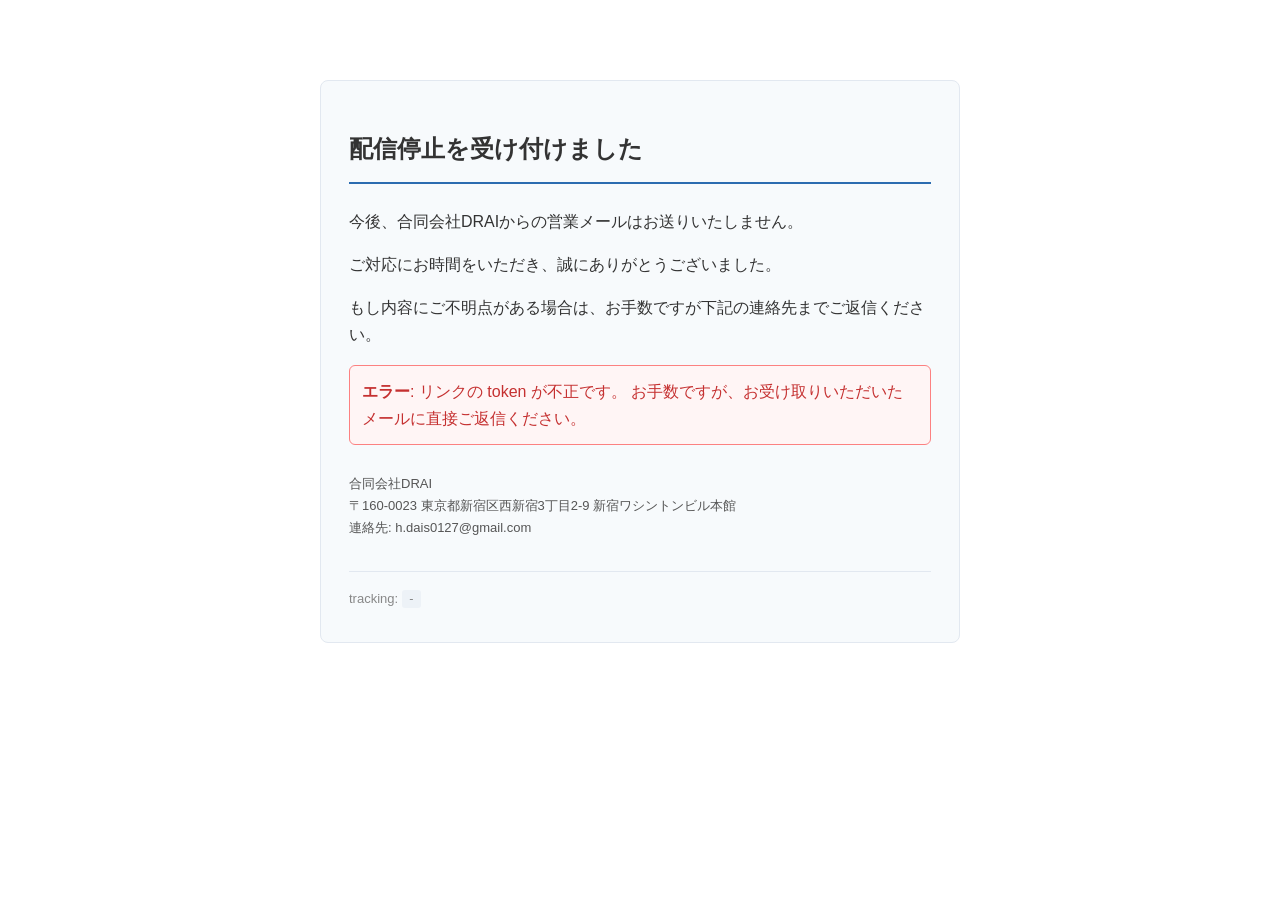
<file: unsubscribe/index.html>
<!DOCTYPE html>
<html lang="ja">
<head>
  <meta charset="UTF-8">
  <meta name="viewport" content="width=device-width, initial-scale=1.0">
  <meta name="robots" content="noindex, nofollow">
  <title>配信停止 | 合同会社DRAI</title>
  <style>
    body {
      font-family: -apple-system, "Hiragino Sans", "Yu Gothic", "Meiryo", sans-serif;
      max-width: 640px;
      margin: 80px auto;
      padding: 0 24px;
      color: #333;
      line-height: 1.7;
    }
    h1 {
      font-size: 24px;
      border-bottom: 2px solid #2b6cb0;
      padding-bottom: 12px;
      margin-bottom: 24px;
    }
    .wrap {
      background: #f7fafc;
      border: 1px solid #e2e8f0;
      border-radius: 8px;
      padding: 32px 28px;
    }
    .meta {
      margin-top: 32px;
      font-size: 13px;
      color: #888;
      border-top: 1px solid #e2e8f0;
      padding-top: 16px;
    }
    .meta code {
      background: #edf2f7;
      padding: 2px 6px;
      border-radius: 3px;
      font-size: 12px;
    }
    .sender {
      margin-top: 28px;
      font-size: 13px;
      color: #555;
    }
    .err {
      display: none;
      color: #c53030;
      background: #fff5f5;
      border: 1px solid #fc8181;
      padding: 12px;
      border-radius: 6px;
      margin-top: 16px;
    }
  </style>
</head>
<body>
  <div class="wrap">
    <h1>配信停止を受け付けました</h1>
    <p>今後、合同会社DRAIからの営業メールはお送りいたしません。</p>
    <p>ご対応にお時間をいただき、誠にありがとうございました。</p>
    <p>もし内容にご不明点がある場合は、お手数ですが下記の連絡先までご返信ください。</p>

    <div class="err" id="err">
      <strong>エラー</strong>: リンクの token が不正です。
      お手数ですが、お受け取りいただいたメールに直接ご返信ください。
    </div>

    <div class="sender">
      合同会社DRAI<br>
      〒160-0023 東京都新宿区西新宿3丁目2-9 新宿ワシントンビル本館<br>
      連絡先: h.dais0127@gmail.com
    </div>

    <div class="meta">
      tracking: <code id="t">-</code>
    </div>
  </div>

  <script>
    // URL クエリから e (email) と t (token) を取り出して Formspree に POST。
    // 受信者は何もしなくて良い（ページ閲覧だけで CEO に通知される）。
    (function () {
      var params = new URLSearchParams(location.search);
      var email = params.get("e") || "";
      var token = params.get("t") || "";

      var tEl = document.getElementById("t");
      if (token) {
        tEl.textContent = token.substring(0, 8) + "...";
      } else {
        document.getElementById("err").style.display = "block";
        return;
      }

      // Formspree エンドポイント（LP と同じ mykobobe を再利用、subject で識別）
      var formspreeUrl = "https://formspree.io/f/mykobobe";
      try {
        fetch(formspreeUrl, {
          method: "POST",
          headers: {
            "Content-Type": "application/json",
            "Accept": "application/json"
          },
          body: JSON.stringify({
            _subject: "[OPT-OUT] " + email + " 配信停止リクエスト",
            optout_email: email,
            optout_token: token,
            ts: new Date().toISOString(),
            user_agent: navigator.userAgent
          })
        }).catch(function () {
          // 通知失敗してもユーザーには見せない（配信停止自体は記録済）
        });
      } catch (e) {
        // fetch 非対応ブラウザは諦める
      }
    })();
  </script>
</body>
</html>
</file>
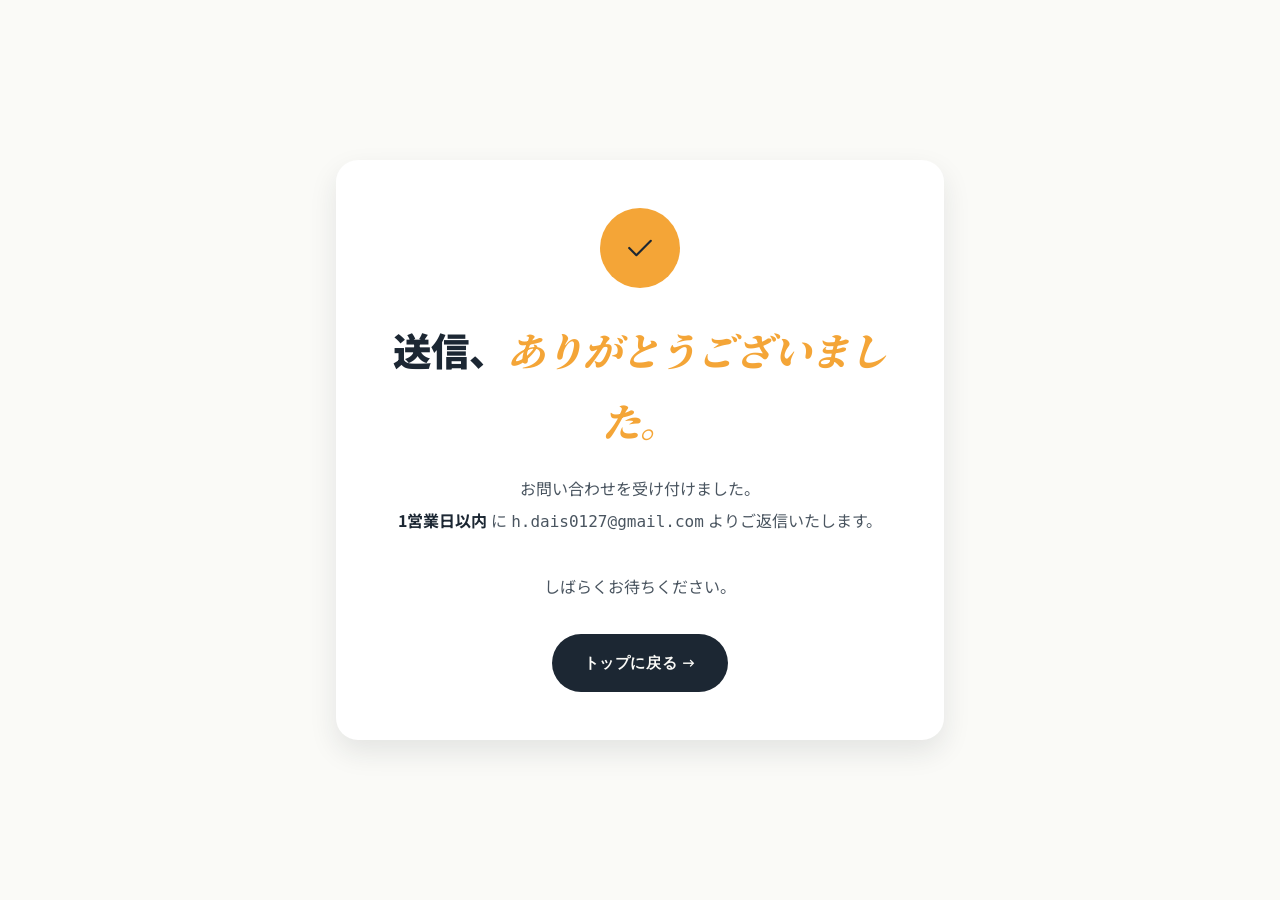
<file: thanks.html>
<!DOCTYPE html>
<html lang="ja">
<head>
  <meta charset="UTF-8">
  <meta name="viewport" content="width=device-width, initial-scale=1.0">
  <title>送信完了 | 合同会社DRAI</title>
  <meta name="robots" content="noindex,nofollow">
  <link rel="preconnect" href="https://fonts.googleapis.com">
  <link rel="preconnect" href="https://fonts.gstatic.com" crossorigin>
  <link href="https://fonts.googleapis.com/css2?family=Manrope:wght@500;700;800&family=Noto+Sans+JP:wght@400;500;700&family=Noto+Serif+JP:wght@500;700&display=swap" rel="stylesheet">
  <link rel="stylesheet" href="style.css">
  <style>
    .thanks-wrap {
      min-height: 100vh;
      display: flex; align-items: center; justify-content: center;
      padding: 4rem 2rem;
      background: var(--c-paper);
      text-align: center;
    }
    .thanks-card {
      max-width: 38rem;
      background: var(--c-white);
      border-radius: var(--radius-lg);
      padding: 3rem 2.4rem;
      box-shadow: var(--shadow-md);
    }
    .thanks-icon {
      width: 80px; height: 80px;
      background: var(--c-coral); color: var(--c-ink);
      border-radius: 50%; margin: 0 auto 1.6rem;
      display: grid; place-items: center;
    }
    .thanks-icon svg { width: 36px; height: 36px; }
    .thanks-title {
      font-family: var(--font-jp); font-weight: 900;
      font-size: clamp(1.6rem, 3.6vw, 2.4rem);
      margin-bottom: 1rem;
    }
    .thanks-title em {
      font-family: var(--font-serif); font-style: italic;
      color: var(--c-coral);
    }
    .thanks-text {
      color: var(--c-ink-soft); font-size: 1rem; line-height: 2;
      margin-bottom: 2rem;
    }
    .thanks-text b { color: var(--c-ink); }
    .thanks-back {
      display: inline-block;
      padding: 0.95rem 2rem;
      background: var(--c-ink); color: var(--c-paper);
      border-radius: 999px;
      font-family: var(--font-en); font-weight: 700; font-size: 0.95rem;
      letter-spacing: 0.04em;
      transition: all 0.3s var(--ease);
    }
    .thanks-back:hover { background: var(--c-coral); color: var(--c-ink); transform: translateY(-2px); }
  </style>
</head>
<body>

<div class="thanks-wrap">
  <div class="thanks-card">
    <div class="thanks-icon" aria-hidden="true">
      <svg viewBox="0 0 40 40" fill="none" stroke="currentColor" stroke-width="2.4" stroke-linecap="round" stroke-linejoin="round"><path d="M8 20l8 8 16-16"/></svg>
    </div>
    <h1 class="thanks-title">送信、<em>ありがとうございました。</em></h1>
    <p class="thanks-text">
      お問い合わせを受け付けました。<br>
      <b>1営業日以内</b> に <code>h.dais0127@gmail.com</code> よりご返信いたします。<br><br>
      しばらくお待ちください。
    </p>
    <a href="index.html" class="thanks-back">トップに戻る →</a>
  </div>
</div>

</body>
</html>
</file>
<file: style.css>
/* 合同会社DRAI 個人店向けHP制作 営業LP
   設計: 大誠ポートフォリオ踏襲 + やわらかアクセント
   Color: 白 + ダークチャコール + コーラル + 苔色
   Fonts: Manrope (en) + Noto Sans JP + Noto Serif JP
*/

:root {
  /* Color tokens */
  --c-white: #FFFFFF;
  --c-paper: #FAFAF7;
  --c-cream: #F5F0E6;
  --c-ink: #1C2733;
  --c-ink-soft: #4A5560;
  --c-mute: #8B95A0;
  --c-line: rgba(28, 39, 51, 0.10);
  --c-line-strong: rgba(28, 39, 51, 0.20);

  /* Accent palette */
  --c-coral: #F4A537;
  --c-coral-soft: #F8C66F;
  --c-moss: #5C7C68;
  --c-moss-soft: #8AB196;

  /* Typography */
  --font-en: 'Manrope', system-ui, -apple-system, sans-serif;
  --font-jp: 'Noto Sans JP', 'Hiragino Sans', sans-serif;
  --font-serif: 'Noto Serif JP', 'Yu Mincho', serif;

  /* Spacing */
  --gap-xs: 0.5rem;
  --gap-sm: 1rem;
  --gap-md: 2rem;
  --gap-lg: 4rem;
  --gap-xl: 6.5rem;

  /* Layout */
  --maxw: 1280px;
  --header-h: 76px;
  --radius: 12px;
  --radius-lg: 22px;

  /* Shadows */
  --shadow-sm: 0 2px 10px rgba(28, 39, 51, 0.06);
  --shadow-md: 0 12px 28px rgba(28, 39, 51, 0.10);
  --shadow-lg: 0 24px 50px rgba(28, 39, 51, 0.14);

  /* Motion */
  --ease: cubic-bezier(0.2, 0.8, 0.2, 1);
}

@media (prefers-reduced-motion: reduce) {
  *, *::before, *::after { animation-duration: 0.01s !important; transition-duration: 0.01s !important; }
}

* { box-sizing: border-box; margin: 0; padding: 0; }
html { scroll-behavior: smooth; scroll-padding-top: var(--header-h); }
body {
  font-family: var(--font-jp);
  color: var(--c-ink);
  background: var(--c-paper);
  line-height: 1.85;
  -webkit-font-smoothing: antialiased;
  text-rendering: optimizeLegibility;
  overflow-x: hidden;
}
img { max-width: 100%; display: block; }
a { color: inherit; text-decoration: none; }
button { font: inherit; color: inherit; background: none; border: 0; cursor: pointer; }
ul, ol { list-style: none; }
em { font-style: normal; }

.container { max-width: var(--maxw); margin: 0 auto; padding: 0 var(--gap-md); }

/* ===========================
   Scroll progress
   =========================== */
.scroll-progress {
  position: fixed; top: 0; left: 0; right: 0; height: 3px;
  background: rgba(28, 39, 51, 0.06);
  z-index: 200;
}
.scroll-progress span {
  display: block; height: 100%; width: 0;
  background: linear-gradient(90deg, var(--c-coral) 0%, var(--c-moss) 100%);
  transition: width 0.1s linear;
}

/* ===========================
   Header
   =========================== */
.site-header {
  position: fixed; top: 0; left: 0; right: 0; height: var(--header-h);
  background: rgba(255, 255, 255, 0.92);
  backdrop-filter: saturate(140%) blur(12px);
  -webkit-backdrop-filter: saturate(140%) blur(12px);
  z-index: 100;
  transition: height 0.3s var(--ease), box-shadow 0.3s var(--ease);
}
.site-header.scrolled {
  box-shadow: 0 4px 14px rgba(28, 39, 51, 0.06);
}
.header-inner {
  max-width: 1480px; margin: 0 auto; padding: 0 var(--gap-md);
  height: 100%; display: flex; align-items: center; justify-content: space-between; gap: 1rem;
}
.brand { display: flex; align-items: center; gap: 0.7rem; }
.brand-mark {
  width: 40px; height: 40px;
  background: var(--c-ink); color: var(--c-paper);
  border-radius: 50%;
  display: grid; place-items: center;
  font-family: var(--font-en); font-weight: 800; font-size: 1.1rem;
}
.brand-text { display: flex; flex-direction: column; line-height: 1.1; }
.brand-name {
  font-family: var(--font-jp); font-weight: 700; font-size: 1.05rem;
  letter-spacing: 0.04em;
}
.brand-tag {
  font-family: var(--font-en); font-size: 0.68rem;
  font-weight: 500; letter-spacing: 0.16em;
  color: var(--c-mute); margin-top: 2px;
}
.nav-list {
  display: flex; gap: 1.8rem;
  font-family: var(--font-en); font-weight: 600; font-size: 0.9rem;
  letter-spacing: 0.04em;
}
.nav-list a {
  position: relative; padding: 0.4rem 0;
  transition: color 0.3s var(--ease);
}
.nav-list a::after {
  content: ""; position: absolute; bottom: 0; left: 0; right: 0; height: 2px;
  background: var(--c-coral);
  transform: scaleX(0); transform-origin: right;
  transition: transform 0.3s var(--ease);
}
.nav-list a:hover { color: var(--c-coral); }
.nav-list a:hover::after { transform: scaleX(1); transform-origin: left; }
.nav-toggle { display: none; flex-direction: column; gap: 5px; padding: 0.5rem; }
.nav-toggle span { width: 22px; height: 2px; background: var(--c-ink); transition: 0.3s; }
.nav-toggle[aria-expanded="true"] span:nth-child(1) { transform: translateY(7px) rotate(45deg); }
.nav-toggle[aria-expanded="true"] span:nth-child(2) { opacity: 0; }
.nav-toggle[aria-expanded="true"] span:nth-child(3) { transform: translateY(-7px) rotate(-45deg); }
.cta-pill {
  display: inline-block;
  padding: 0.7rem 1.3rem;
  background: var(--c-ink); color: var(--c-paper);
  border-radius: 999px;
  font-family: var(--font-en); font-weight: 700; font-size: 0.85rem;
  letter-spacing: 0.06em;
  transition: all 0.3s var(--ease);
}
.cta-pill:hover { background: var(--c-coral); color: var(--c-ink); transform: translateY(-1px); }

/* ===========================
   Hero
   =========================== */
.hero {
  padding-top: calc(var(--header-h) + var(--gap-lg));
  padding-bottom: var(--gap-xl);
}
.hero-grid {
  max-width: var(--maxw); margin: 0 auto; padding: 0 var(--gap-md);
  display: grid; grid-template-columns: 1.4fr 1fr;
  gap: var(--gap-lg);
  align-items: center;
}
.hero-eyebrow {
  font-family: var(--font-en); font-weight: 700; font-size: 0.78rem;
  letter-spacing: 0.22em; text-transform: uppercase;
  color: var(--c-coral); margin-bottom: 1.4rem;
}
.hero-title {
  font-family: var(--font-jp); font-weight: 900;
  font-size: clamp(2.4rem, 5.4vw, 4.4rem); line-height: 1.18;
  letter-spacing: 0.01em; margin-bottom: 1.8rem;
  display: flex; flex-direction: column; gap: 0.2rem;
  word-break: keep-all;
  line-break: strict;
  overflow-wrap: anywhere;
}
.hero-title > span { display: inline-block; }
.hero-line-2 em {
  font-family: var(--font-serif); font-weight: 700; font-style: italic;
  color: var(--c-coral);
  position: relative;
  display: inline-block;
}
.hero-line-2 em::after {
  content: "";
  position: absolute; left: 0; right: 0; bottom: 0.05em; height: 0.18em;
  background: var(--c-coral); opacity: 0.22;
  z-index: -1;
}
.hero-lead {
  font-size: 1.05rem; line-height: 2;
  max-width: 32rem; margin-bottom: 2rem;
  color: var(--c-ink-soft);
}
.hero-lead b { color: var(--c-ink); font-weight: 700; }
.hero-stats {
  display: flex; gap: 2rem; margin-bottom: 2rem;
  padding: 1.4rem 1.6rem;
  background: var(--c-cream);
  border-radius: var(--radius-lg);
  width: fit-content;
}
.stat { display: flex; flex-direction: column; gap: 0.3rem; align-items: flex-start; }
.stat-num {
  font-family: var(--font-en); font-weight: 800; font-size: 2.4rem;
  line-height: 1; color: var(--c-ink); letter-spacing: -0.02em;
  display: inline;
}
.stat-line { display: inline-flex; align-items: baseline; gap: 0.2rem; }
.stat-week {
  font-family: var(--font-jp); font-weight: 700; font-size: 1.1rem;
  color: var(--c-ink);
}
.stat-plus {
  font-family: var(--font-en); font-weight: 800; font-size: 1.6rem;
  color: var(--c-coral); line-height: 1;
}
.stat-label {
  font-size: 0.78rem; color: var(--c-ink-soft); line-height: 1.5;
}
.stat-label small {
  display: block; font-size: 0.7rem; color: var(--c-mute); margin-top: 2px;
}
.hero-cta { display: flex; gap: 1.4rem; align-items: center; flex-wrap: wrap; }

.hero-bento {
  display: grid; grid-template-columns: repeat(3, 1fr);
  grid-template-rows: repeat(2, 1fr);
  gap: 1rem;
  aspect-ratio: 4 / 3;
}
.bento-tile {
  border-radius: var(--radius);
  overflow: hidden;
  box-shadow: var(--shadow-md);
  background: var(--c-cream);
  transition: transform 0.5s var(--ease);
  animation: bento-rise 0.8s var(--ease) backwards;
  animation-delay: calc(var(--ord) * 0.08s);
}
.bento-tile:hover { transform: translateY(-4px); }
.bento-tile img { width: 100%; height: 100%; object-fit: cover; }
@keyframes bento-rise {
  from { opacity: 0; transform: translateY(20px); }
  to { opacity: 1; transform: translateY(0); }
}
@media (prefers-reduced-motion: reduce) {
  .bento-tile { animation: none; }
}

/* ===========================
   Hero bento — CSS-generated previews (no PNG)
   =========================== */
.bento-css {
  position: relative;
  display: flex;
  flex-direction: column;
  justify-content: space-between;
  padding: 1.1rem;
  isolation: isolate;
}
.bento-css::after {
  content: "";
  position: absolute; inset: 0;
  background: linear-gradient(180deg, transparent 60%, rgba(0,0,0,.18));
  pointer-events: none;
  z-index: 1;
}
.bento-css .bt-cat {
  font-family: 'Manrope', sans-serif;
  font-size: 0.62rem;
  letter-spacing: 0.32em;
  font-weight: 700;
  position: relative; z-index: 2;
  align-self: flex-start;
  padding: 4px 10px;
  border-radius: 999px;
  background: rgba(255,255,255,.85);
  color: #1a1a1a;
}
.bento-css .bt-name {
  font-family: 'Noto Serif JP', serif;
  font-weight: 700;
  font-size: clamp(0.95rem, 1.7vw, 1.3rem);
  line-height: 1.05;
  letter-spacing: -0.01em;
  position: relative; z-index: 2;
  color: #fff;
  text-shadow: 0 2px 18px rgba(0,0,0,.25);
}
.bento-cafe-cali {
  background: linear-gradient(135deg, #F4D687 0%, #E8B65C 50%, #C68B3C 100%);
}
.bento-cafe-cali .bt-name { color: #2A1A0A; text-shadow: none; }
.bento-bakery-min {
  background: linear-gradient(135deg, #F8F6F1 0%, #E8E2D0 100%);
}
.bento-bakery-min .bt-cat { background: #1a1a1a; color: #fff; }
.bento-bakery-min .bt-name { color: #1a1a1a; text-shadow: none; }
.bento-izakaya {
  background:
    radial-gradient(circle at 30% 20%, rgba(255,90,160,0.45) 0%, transparent 45%),
    radial-gradient(circle at 70% 70%, rgba(255,200,80,0.45) 0%, transparent 45%),
    linear-gradient(135deg, #0A0E1A 0%, #1A0A1F 100%);
}
.bento-izakaya .bt-name {
  color: #FFCB66;
  font-family: 'Noto Serif JP', serif;
  text-shadow: 0 0 24px rgba(255,90,160,.5);
}
.bento-salon-bloom {
  background: linear-gradient(135deg, #FAF1EB 0%, #F2D5D5 50%, #E8C4B0 100%);
}
.bento-salon-bloom .bt-cat { background: #4A2A2A; color: #FAF1EB; }
.bento-salon-bloom .bt-name {
  color: #4A2A2A; text-shadow: none;
  font-family: 'Noto Serif JP', serif;
  font-style: italic;
}
.bento-salon-mono {
  background:
    repeating-linear-gradient(0deg, transparent 0px, transparent 24px, rgba(255,255,255,.04) 24px, rgba(255,255,255,.04) 25px),
    linear-gradient(135deg, #050505 0%, #1a1a1a 100%);
}
.bento-salon-mono .bt-cat {
  background: #C8FF1A; color: #050505;
  border-radius: 0;
  font-family: 'Manrope', sans-serif;
}
.bento-salon-mono .bt-name {
  color: #fff;
  font-family: 'Manrope', sans-serif;
  font-weight: 800;
  letter-spacing: 0.02em;
}
.bento-seitai {
  background: linear-gradient(135deg, #1B2C4A 0%, #2A4060 50%, #C8E6E0 130%);
}
.bento-seitai .bt-cat { background: #C8E6E0; color: #1B2C4A; }
.bento-seitai .bt-name {
  color: #FAFCFB; text-shadow: 0 2px 14px rgba(27,44,74,.5);
}

.bento-ramen {
  background:
    radial-gradient(circle at 30% 30%, rgba(198,141,47,0.35) 0%, transparent 50%),
    linear-gradient(135deg, #1A1410 0%, #A8281C 80%);
}
.bento-ramen .bt-cat { background: #C68D2F; color: #1A1410; }
.bento-ramen .bt-name { color: #C68D2F; text-shadow: 0 2px 14px rgba(168,40,28,0.5); }

.bento-fitness {
  background:
    repeating-linear-gradient(135deg, transparent 0, transparent 28px, rgba(200,255,26,0.04) 28px, rgba(200,255,26,0.04) 29px),
    linear-gradient(135deg, #0A0A0A 0%, #1A1A1A 100%);
}
.bento-fitness .bt-cat { background: #C8FF1A; color: #0A0A0A; border-radius: 0; font-family: 'Manrope', sans-serif; }
.bento-fitness .bt-name { color: #C8FF1A; font-family: 'Manrope', sans-serif; font-weight: 800; text-shadow: none; }

.hero-bento-note {
  margin-top: 1rem;
  font-size: 0.78rem;
  line-height: 1.7;
  color: var(--c-mute, #607080);
  text-align: center;
  font-family: var(--font-jp, "Noto Sans JP", sans-serif);
}

/* ===========================
   Showcase v2 — 15 cards with CSS preview
   =========================== */
.showcase-grid.v2 {
  display: grid;
  grid-template-columns: repeat(2, 1fr);
  gap: 2rem 1.5rem;
}
@media (max-width: 720px) {
  .showcase-grid.v2 { grid-template-columns: 1fr; gap: 2rem; }
}

.show-card.v2 {
  position: relative;
  display: flex;
  flex-direction: column;
  background: var(--c-cream, #FFFCF7);
  border: 1px solid rgba(28,39,51,0.08);
  border-radius: var(--radius, 18px);
  overflow: hidden;
  transition: transform 0.45s var(--ease, cubic-bezier(.2,.8,.2,1)), box-shadow 0.45s var(--ease, cubic-bezier(.2,.8,.2,1));
  isolation: isolate;
}
.show-card.v2:hover {
  transform: translateY(-6px);
  box-shadow: 0 18px 50px -20px rgba(28,39,51,0.25);
}

.show-link-overlay {
  position: absolute; inset: 0;
  z-index: 5;
  text-decoration: none;
  outline-offset: 4px;
}
.show-link-overlay:focus-visible {
  outline: 2px solid var(--c-accent-coral, #F4A537);
}

.sc-num {
  position: absolute;
  top: 14px; right: 18px;
  z-index: 3;
  font-family: 'Manrope', monospace;
  font-size: 0.7rem;
  letter-spacing: 0.22em;
  font-weight: 600;
  color: rgba(255,255,255,.7);
  mix-blend-mode: difference;
  pointer-events: none;
}

.sc-preview {
  aspect-ratio: 16 / 10;
  display: flex;
  flex-direction: column;
  justify-content: space-between;
  padding: 1.6rem 1.4rem;
  position: relative;
  overflow: hidden;
}
.sc-preview .sc-eyebrow {
  font-family: 'Manrope', sans-serif;
  font-size: 0.62rem;
  letter-spacing: 0.3em;
  font-weight: 700;
  text-transform: uppercase;
  align-self: flex-start;
  padding: 5px 11px;
  border-radius: 999px;
  background: rgba(255,255,255,.88);
  color: #1c2733;
  position: relative; z-index: 2;
}
.sc-preview .sc-display {
  font-family: 'Noto Serif JP', serif;
  font-weight: 700;
  font-size: clamp(1.5rem, 3.6vw, 2.6rem);
  line-height: 0.98;
  letter-spacing: -0.02em;
  position: relative; z-index: 2;
  color: #fff;
}
.sc-preview .sc-display em {
  font-style: italic;
  font-family: 'Noto Serif JP', serif;
}
.sc-preview .sc-display.jp {
  font-family: 'Noto Serif JP', serif;
  letter-spacing: 0.02em;
}
.sc-preview .sc-display.mono {
  font-family: 'Manrope', sans-serif;
  font-weight: 800;
  letter-spacing: 0.04em;
}
.sc-preview .sc-rule {
  width: 32px; height: 1px;
  background: rgba(255,255,255,.6);
  margin: 0.6rem 0;
  position: relative; z-index: 2;
}
.sc-preview .sc-meta {
  font-family: 'Manrope', monospace;
  font-size: 0.66rem;
  letter-spacing: 0.2em;
  font-weight: 500;
  color: rgba(255,255,255,.85);
  position: relative; z-index: 2;
}

/* === each preview's signature aesthetic === */
.prev-cafe-cali {
  background:
    radial-gradient(ellipse at top right, rgba(255,255,255,.4) 0%, transparent 50%),
    linear-gradient(135deg, #F4D687 0%, #E8B65C 60%, #C68B3C 100%);
}
.prev-cafe-cali .sc-display, .prev-cafe-cali .sc-meta { color: #2A1A0A; }
.prev-cafe-cali .sc-display em { color: #8B3A1A; }
.prev-cafe-cali .sc-rule { background: rgba(42,26,10,.4); }

.prev-cafe-edit {
  background:
    repeating-linear-gradient(180deg, transparent 0, transparent 28px, rgba(0,0,0,.04) 28px, rgba(0,0,0,.04) 29px),
    linear-gradient(135deg, #F8F4EA 0%, #ECE3D2 100%);
  border-bottom: 1px solid rgba(28,39,51,0.08);
}
.prev-cafe-edit .sc-eyebrow { background: #1c2733; color: #F8F4EA; }
.prev-cafe-edit .sc-display { color: #1c2733; font-family: 'Noto Serif JP', serif; }
.prev-cafe-edit .sc-display em { color: #8B3A1A; }
.prev-cafe-edit .sc-meta { color: rgba(28,39,51,.65); }
.prev-cafe-edit .sc-rule { background: rgba(28,39,51,.3); }

.prev-cafe-forest {
  background:
    radial-gradient(circle at 80% 20%, rgba(255,255,255,.18) 0%, transparent 40%),
    linear-gradient(135deg, #2C4030 0%, #5C7C68 80%, #8FA890 100%);
}
.prev-cafe-forest .sc-eyebrow { background: rgba(255,255,255,.92); color: #2C4030; }

.prev-bakery-rustic {
  background:
    radial-gradient(circle at 30% 70%, rgba(255,200,150,.28) 0%, transparent 50%),
    linear-gradient(135deg, #6B4A2E 0%, #8C6240 60%, #B8915C 100%);
}
.prev-bakery-rustic .sc-eyebrow { background: rgba(248,238,222,.94); color: #4A2E1E; }

.prev-bakery-min {
  background: linear-gradient(135deg, #FFFFFF 0%, #F0EDE6 100%);
  border-bottom: 1px solid rgba(28,39,51,0.08);
}
.prev-bakery-min .sc-eyebrow { background: #1c2733; color: #fff; }
.prev-bakery-min .sc-display { color: #1c2733; font-family: 'Manrope', sans-serif; font-weight: 800; letter-spacing: -0.02em; }
.prev-bakery-min .sc-display em { color: #1c2733; font-style: normal; font-weight: 300; }
.prev-bakery-min .sc-meta { color: rgba(28,39,51,.55); }
.prev-bakery-min .sc-rule { background: #1c2733; width: 24px; }

.prev-bakery-heri {
  background:
    radial-gradient(circle at 80% 30%, rgba(212,175,109,.22) 0%, transparent 50%),
    linear-gradient(135deg, #4A1F26 0%, #6B2C36 70%, #8C3A48 100%);
}
.prev-bakery-heri .sc-eyebrow { background: #D4AF6D; color: #2A0A0E; }
.prev-bakery-heri .sc-display em { color: #D4AF6D; }

.prev-izakaya {
  background:
    radial-gradient(circle at 25% 80%, rgba(255,90,160,0.35) 0%, transparent 45%),
    radial-gradient(circle at 75% 25%, rgba(255,200,80,0.4) 0%, transparent 45%),
    linear-gradient(135deg, #0A0E1A 0%, #1A0A1F 100%);
  position: relative;
}
.prev-izakaya::before {
  content: "";
  position: absolute; inset: 0;
  background:
    repeating-linear-gradient(0deg, transparent 0, transparent 3px, rgba(255,255,255,.012) 3px, rgba(255,255,255,.012) 4px);
  pointer-events: none;
}
.prev-izakaya .sc-eyebrow { background: rgba(255,200,80,.95); color: #1A0A1F; font-family: 'Noto Serif JP', serif; }
.prev-izakaya .sc-display { color: #FFCB66; text-shadow: 0 0 28px rgba(255,90,160,.55); }
.prev-izakaya .sc-display em { color: #FF5AA0; text-shadow: 0 0 18px rgba(255,90,160,.65); }
.prev-izakaya .sc-meta { color: rgba(255,255,255,.7); }

.prev-salon-bloom {
  background:
    radial-gradient(circle at 70% 30%, rgba(232,196,176,0.5) 0%, transparent 50%),
    linear-gradient(135deg, #FAF1EB 0%, #F2D5D5 60%, #E8C4B0 100%);
}
.prev-salon-bloom .sc-eyebrow { background: #4A2A2A; color: #FAF1EB; }
.prev-salon-bloom .sc-display { color: #4A2A2A; font-style: italic; font-family: 'Noto Serif JP', serif; }
.prev-salon-bloom .sc-display em { color: #B79A5F; font-style: italic; }
.prev-salon-bloom .sc-meta { color: rgba(74,42,42,.7); }
.prev-salon-bloom .sc-rule { background: rgba(74,42,42,.35); }

.prev-salon-mono {
  background:
    repeating-linear-gradient(0deg, transparent 0px, transparent 24px, rgba(255,255,255,.05) 24px, rgba(255,255,255,.05) 25px),
    linear-gradient(135deg, #050505 0%, #1a1a1a 100%);
}
.prev-salon-mono .sc-eyebrow {
  background: #C8FF1A; color: #050505;
  border-radius: 0;
  font-family: 'Manrope', sans-serif;
}
.prev-salon-mono .sc-display { color: #fff; }
.prev-salon-mono .sc-display em { color: #C8FF1A; font-style: normal; }
.prev-salon-mono .sc-rule { background: #C8FF1A; }

.prev-seitai {
  background:
    radial-gradient(circle at 80% 80%, rgba(200,230,224,.5) 0%, transparent 50%),
    linear-gradient(135deg, #1B2C4A 0%, #2A4060 70%, #1B2C4A 100%);
}
.prev-seitai .sc-eyebrow { background: #C8E6E0; color: #1B2C4A; }
.prev-seitai .sc-display { color: #FAFCFB; font-family: 'Noto Serif JP', serif; }
.prev-seitai .sc-display em { color: #C8E6E0; font-style: italic; }
.prev-seitai .sc-rule { background: rgba(200,230,224,.5); }

/* === Ramen === */
.prev-ramen {
  background:
    radial-gradient(circle at 30% 20%, rgba(198,141,47,0.32) 0%, transparent 50%),
    linear-gradient(135deg, #1A1410 0%, #A8281C 75%, #1A1410 100%);
}
.prev-ramen .sc-eyebrow { background: #C68D2F; color: #1A1410; font-family: 'Noto Serif JP', serif; }
.prev-ramen .sc-display { color: #F8F1E3; font-family: 'Noto Serif JP', serif; font-weight: 800; }
.prev-ramen .sc-display em { color: #C68D2F; font-style: normal; }
.prev-ramen .sc-rule { background: #C68D2F; }
.prev-ramen .sc-meta { color: rgba(248,241,227,.7); }

/* === Sushi === */
.prev-sushi {
  background:
    repeating-linear-gradient(90deg, transparent 0, transparent 36px, rgba(168,138,75,0.06) 36px, rgba(168,138,75,0.06) 37px),
    linear-gradient(135deg, #0F0E0C 0%, #1E3654 100%);
}
.prev-sushi .sc-eyebrow { background: #A88A4B; color: #0F0E0C; }
.prev-sushi .sc-display { color: #F4EFE3; font-family: 'Noto Serif JP', serif; }
.prev-sushi .sc-display em { color: #A88A4B; font-style: italic; font-family: 'Cormorant Garamond', serif; }
.prev-sushi .sc-rule { background: #A88A4B; }
.prev-sushi .sc-meta { color: rgba(244,239,227,.65); }

/* === Bistro === */
.prev-bistro {
  background:
    radial-gradient(circle at 70% 30%, rgba(184,148,100,0.3) 0%, transparent 50%),
    linear-gradient(135deg, #5C1F22 0%, #2A1810 100%);
}
.prev-bistro .sc-eyebrow { background: #B89464; color: #2A1810; font-family: 'Lora', serif; font-style: italic; letter-spacing: .18em; }
.prev-bistro .sc-display { color: #F4EAD8; font-family: 'Playfair Display', serif; font-style: italic; font-weight: 600; }
.prev-bistro .sc-display em { color: #B89464; }
.prev-bistro .sc-rule { background: #B89464; }
.prev-bistro .sc-meta { color: rgba(244,234,216,.7); font-family: 'Lora', serif; font-style: italic; }

/* === Fitness === */
.prev-fitness {
  background:
    repeating-linear-gradient(135deg, transparent 0, transparent 24px, rgba(200,255,26,0.05) 24px, rgba(200,255,26,0.05) 25px),
    linear-gradient(135deg, #0A0A0A 0%, #1A1A1A 100%);
}
.prev-fitness .sc-eyebrow { background: #C8FF1A; color: #0A0A0A; border-radius: 0; font-family: 'Manrope', sans-serif; }
.prev-fitness .sc-display { color: #fff; }
.prev-fitness .sc-display em { color: #C8FF1A; font-style: normal; }
.prev-fitness .sc-rule { background: #C8FF1A; }

/* === Dental === */
.prev-dental {
  background:
    radial-gradient(circle at 80% 80%, rgba(125,196,160,0.25) 0%, transparent 50%),
    linear-gradient(135deg, #F1F6FB 0%, #FBFCFE 70%, #E7F0F6 100%);
  border: 1.5px solid rgba(31,42,61,0.08);
}
.prev-dental .sc-eyebrow { background: #3DA9D8; color: #fff; }
.prev-dental .sc-display { color: #1F2A3D; font-family: 'Plus Jakarta Sans', 'Noto Sans JP', sans-serif; font-weight: 700; }
.prev-dental .sc-display em { color: #3DA9D8; font-style: normal; font-weight: 700; }
.prev-dental .sc-rule { background: #3DA9D8; }
.prev-dental .sc-meta { color: rgba(31,42,61,.6); }

/* === 新規15テンプレ（16-30）プレビュー CSS === */

/* №16 Yoga */
.prev-yoga {
  background:
    radial-gradient(circle at 80% 30%, rgba(232,196,176,0.4) 0%, transparent 50%),
    linear-gradient(135deg, #2F3E2A 0%, #4F5E3B 60%, #BFAA6B 130%);
}
.prev-yoga .sc-eyebrow { background: rgba(255,255,255,0.92); color: #2F3E2A; }
.prev-yoga .sc-display em { color: #D4B574; font-style: italic; }
.prev-yoga .sc-rule { background: rgba(255,255,255,0.5); }

/* №17 Wine */
.prev-wine {
  background:
    radial-gradient(circle at 30% 30%, rgba(212,175,109,0.25) 0%, transparent 50%),
    linear-gradient(135deg, #1A0D14 0%, #4A1F2A 100%);
}
.prev-wine .sc-eyebrow { background: #B4915A; color: #1A0D14; font-family: 'Noto Serif JP', serif; font-style: italic; }
.prev-wine .sc-display em { color: #C49568; font-style: italic; }
.prev-wine .sc-rule { background: #B4915A; }
.prev-wine .sc-meta { color: rgba(244,234,216,0.75); }

/* №18 Tea */
.prev-tea {
  background:
    radial-gradient(circle at 70% 20%, rgba(245,240,225,0.4) 0%, transparent 50%),
    linear-gradient(135deg, #F5F0E1 0%, #E0D8C0 100%);
  border-bottom: 1px solid rgba(28,39,51,0.08);
}
.prev-tea .sc-eyebrow { background: #2A4A2A; color: #F5F0E1; }
.prev-tea .sc-display { color: #1A2818; font-family: 'Noto Serif JP', serif; }
.prev-tea .sc-display em { color: #2A4A2A; font-style: normal; }
.prev-tea .sc-rule { background: rgba(42,74,42,0.5); }
.prev-tea .sc-meta { color: rgba(26,40,24,0.65); }

/* №19 Craft Beer */
.prev-beer {
  background:
    radial-gradient(circle at 30% 80%, rgba(255,180,80,0.4) 0%, transparent 50%),
    linear-gradient(135deg, #2A1810 0%, #6B3F1F 60%, #C68B3C 130%);
}
.prev-beer .sc-eyebrow { background: #FFB84A; color: #2A1810; font-family: 'Manrope', sans-serif; }
.prev-beer .sc-display em { color: #FFB84A; font-style: normal; font-weight: 800; }
.prev-beer .sc-rule { background: #FFB84A; }

/* №20 Korean BBQ */
.prev-korean {
  background:
    radial-gradient(circle at 30% 30%, rgba(255,200,80,0.25) 0%, transparent 50%),
    linear-gradient(135deg, #1F0A0A 0%, #C8281C 100%);
}
.prev-korean .sc-eyebrow { background: #FFC850; color: #1F0A0A; }
.prev-korean .sc-display em { color: #FFC850; font-style: normal; }
.prev-korean .sc-rule { background: #FFC850; }

/* №21 Soba */
.prev-soba {
  background:
    repeating-linear-gradient(90deg, transparent 0, transparent 40px, rgba(28,39,51,0.04) 40px, rgba(28,39,51,0.04) 41px),
    linear-gradient(135deg, #F0EAD8 0%, #D8CCB0 100%);
}
.prev-soba .sc-eyebrow { background: #2D4A6A; color: #F0EAD8; }
.prev-soba .sc-display { color: #1A2838; font-family: 'Noto Serif JP', serif; }
.prev-soba .sc-display em { color: #2D4A6A; font-style: italic; }
.prev-soba .sc-rule { background: rgba(45,74,106,0.5); }
.prev-soba .sc-meta { color: rgba(26,40,56,0.65); }

/* №22 Gelato */
.prev-gelato {
  background:
    radial-gradient(circle at 70% 30%, rgba(255,200,210,0.5) 0%, transparent 50%),
    linear-gradient(135deg, #FFEEEC 0%, #FFD6E0 50%, #C8E8F0 130%);
}
.prev-gelato .sc-eyebrow { background: #E85A8C; color: #fff; }
.prev-gelato .sc-display { color: #4A1F2A; }
.prev-gelato .sc-display em { color: #E85A8C; font-style: italic; }
.prev-gelato .sc-rule { background: #E85A8C; }
.prev-gelato .sc-meta { color: rgba(74,31,42,0.65); }

/* №23 Crêpe */
.prev-crepe {
  background:
    radial-gradient(circle at 30% 70%, rgba(255,180,200,0.45) 0%, transparent 50%),
    linear-gradient(135deg, #FFE1E8 0%, #FFB8C8 100%);
}
.prev-crepe .sc-eyebrow { background: #B83E58; color: #fff; }
.prev-crepe .sc-display { color: #4A1A2A; font-family: 'Noto Serif JP', serif; }
.prev-crepe .sc-display em { color: #B83E58; font-style: italic; }
.prev-crepe .sc-rule { background: rgba(184,62,88,0.5); }
.prev-crepe .sc-meta { color: rgba(74,26,42,0.65); }

/* №24 Nail */
.prev-nail {
  background:
    radial-gradient(circle at 70% 30%, rgba(212,175,109,0.4) 0%, transparent 50%),
    linear-gradient(135deg, #2A1820 0%, #4A2840 100%);
}
.prev-nail .sc-eyebrow { background: #D4AF6D; color: #2A1820; font-family: 'Cormorant Garamond', serif; font-style: italic; letter-spacing: 0.18em; }
.prev-nail .sc-display em { color: #D4AF6D; font-style: italic; }
.prev-nail .sc-rule { background: #D4AF6D; }

/* №25 Acupuncture */
.prev-acupuncture {
  background:
    radial-gradient(circle at 80% 20%, rgba(212,175,109,0.2) 0%, transparent 50%),
    linear-gradient(135deg, #1F2C42 0%, #3A4E68 100%);
}
.prev-acupuncture .sc-eyebrow { background: #B83A3A; color: #F8F1E3; font-family: 'Noto Serif JP', serif; }
.prev-acupuncture .sc-display { color: #F8F1E3; font-family: 'Noto Serif JP', serif; }
.prev-acupuncture .sc-display em { color: #D4AF6D; font-style: italic; }
.prev-acupuncture .sc-rule { background: #D4AF6D; }
.prev-acupuncture .sc-meta { color: rgba(248,241,227,0.7); }

/* №26 Florist */
.prev-florist {
  background:
    radial-gradient(circle at 30% 70%, rgba(184,156,108,0.3) 0%, transparent 50%),
    linear-gradient(135deg, #F4ECD8 0%, #E0CDA8 50%, #B8916C 130%);
}
.prev-florist .sc-eyebrow { background: #5C4A2A; color: #F4ECD8; font-family: 'Cormorant Garamond', serif; font-style: italic; letter-spacing: 0.2em; }
.prev-florist .sc-display { color: #3A2E18; font-family: 'Cormorant Garamond', serif; font-style: italic; font-weight: 500; }
.prev-florist .sc-display em { color: #8B6840; font-style: italic; }
.prev-florist .sc-rule { background: rgba(58,46,24,0.4); }
.prev-florist .sc-meta { color: rgba(58,46,24,0.65); }

/* №27 Dance */
.prev-dance {
  background:
    radial-gradient(circle at 30% 30%, rgba(232,90,200,0.4) 0%, transparent 50%),
    radial-gradient(circle at 70% 70%, rgba(80,180,255,0.4) 0%, transparent 50%),
    linear-gradient(135deg, #1A0828 0%, #2A0A4A 100%);
}
.prev-dance .sc-eyebrow { background: #C8FF1A; color: #1A0828; border-radius: 0; font-family: 'Manrope', sans-serif; }
.prev-dance .sc-display em { color: #FF5AA0; font-style: normal; }
.prev-dance .sc-rule { background: #C8FF1A; }

/* №28 Boxing */
.prev-boxing {
  background:
    repeating-linear-gradient(135deg, transparent 0, transparent 24px, rgba(255,255,255,0.04) 24px, rgba(255,255,255,0.04) 25px),
    linear-gradient(135deg, #050505 0%, #1A0A0A 100%);
}
.prev-boxing .sc-eyebrow { background: #C8281C; color: #fff; border-radius: 0; font-family: 'Manrope', sans-serif; font-weight: 800; }
.prev-boxing .sc-display em { color: #C8281C; font-style: normal; font-weight: 800; }
.prev-boxing .sc-rule { background: #C8281C; }

/* №29 Piano */
.prev-piano {
  background:
    radial-gradient(circle at 70% 30%, rgba(212,175,109,0.2) 0%, transparent 50%),
    linear-gradient(135deg, #0F1428 0%, #1F2C4A 80%, #5C5A8A 130%);
}
.prev-piano .sc-eyebrow { background: #D4AF6D; color: #0F1428; font-family: 'Cormorant Garamond', serif; font-style: italic; letter-spacing: 0.22em; }
.prev-piano .sc-display { color: #F4ECD8; font-family: 'Cormorant Garamond', serif; font-style: italic; font-weight: 500; }
.prev-piano .sc-display em { color: #D4AF6D; font-style: italic; }
.prev-piano .sc-rule { background: #D4AF6D; }
.prev-piano .sc-meta { color: rgba(244,236,216,0.7); }

/* №30 Pediatric */
.prev-pediatric {
  background:
    radial-gradient(circle at 30% 30%, rgba(255,232,140,0.4) 0%, transparent 50%),
    radial-gradient(circle at 70% 70%, rgba(140,210,240,0.4) 0%, transparent 50%),
    linear-gradient(135deg, #FFF8E0 0%, #E0F0FC 100%);
  border-bottom: 1px solid rgba(28,39,51,0.08);
}
.prev-pediatric .sc-eyebrow { background: #5BA0D8; color: #fff; }
.prev-pediatric .sc-display { color: #1F3A5C; }
.prev-pediatric .sc-display em { color: #5BA0D8; font-style: normal; font-weight: 800; }
.prev-pediatric .sc-rule { background: #5BA0D8; }
.prev-pediatric .sc-meta { color: rgba(31,58,92,0.6); }

/* === info area === */
.show-card.v2 .sc-info {
  padding: 1.4rem 1.4rem 1.6rem;
  display: flex;
  flex-direction: column;
  gap: 0.7rem;
}
.show-card.v2 .sc-info h3 {
  font-family: var(--f-display, 'Noto Serif JP', serif);
  font-size: 1.25rem;
  font-weight: 700;
  letter-spacing: -0.01em;
  color: var(--c-ink, #1c2733);
  display: flex; flex-direction: column; gap: 4px;
  margin: 0;
}
.show-card.v2 .sc-info h3 .sc-ja {
  font-size: 0.78rem;
  font-weight: 400;
  color: var(--c-mute, #607080);
  letter-spacing: 0;
  font-family: var(--f-body, 'Noto Sans JP', sans-serif);
}
.show-card.v2 .sc-info p {
  font-size: 0.88rem;
  line-height: 1.75;
  color: var(--c-ink-soft, #3a4654);
  margin: 0;
}
.show-card.v2 .sc-tags {
  display: flex; flex-wrap: wrap; gap: 6px;
}
.show-card.v2 .sc-tags span {
  font-family: 'Manrope', sans-serif;
  font-size: 0.62rem;
  letter-spacing: 0.18em;
  text-transform: uppercase;
  color: var(--c-ink-soft, #3a4654);
  padding: 4px 9px;
  border: 1px solid rgba(28,39,51,0.18);
  border-radius: 999px;
}
.show-card.v2 .sc-cta {
  font-family: 'Manrope', sans-serif;
  font-size: 0.78rem;
  letter-spacing: 0.18em;
  text-transform: uppercase;
  font-weight: 600;
  color: var(--c-accent-coral, #C8442B);
  margin-top: 0.4rem;
  display: inline-flex; align-items: center; gap: 6px;
  transition: gap 0.25s var(--ease, ease);
}
.show-card.v2:hover .sc-cta { gap: 14px; }

/* === filter-btn count badge === */
.filter-btn span {
  display: inline-block;
  margin-left: 6px;
  font-family: 'Manrope', monospace;
  font-size: 0.66rem;
  font-weight: 600;
  opacity: 0.55;
}

/* === iframe プレビュー (2026-05-12 大規模改修：実HPプレビュー化) === */
.sc-iframe-wrap {
  position: relative;
  width: 100%;
  aspect-ratio: 16 / 10;
  overflow: hidden;
  background: var(--c-cream, #FFFCF7);
  border-bottom: 1px solid rgba(28,39,51,0.06);
  isolation: isolate;
}
.sc-iframe-wrap iframe {
  /* 1200×750 相当の実サイトを 0.5 倍縮小して表示。pointer-events: none でクリック貫通 */
  position: absolute;
  top: 0; left: 0;
  width: 200%;  /* 縮小して2倍幅を確保 → カード幅 = 元サイト幅 */
  height: 200%;
  border: 0;
  transform: scale(0.5);
  transform-origin: top left;
  pointer-events: none;  /* show-link-overlay にクリックを通す */
  background: var(--c-cream, #FFFCF7);
}
/* iframe 読み込み中のフォールバック背景（loading="lazy" 時） */
.sc-iframe-wrap::before {
  content: "";
  position: absolute; inset: 0;
  background: linear-gradient(135deg, rgba(28,39,51,0.04) 0%, rgba(28,39,51,0.08) 100%);
  z-index: 0;
}
.sc-iframe-wrap iframe { z-index: 1; }

/* ホバーで微かな浮き */
.show-card.v2:hover .sc-iframe-wrap iframe {
  transition: transform 0.5s var(--ease, cubic-bezier(.2,.8,.2,1));
}

/* === 親子フィルタ UI（2026-05-12 大規模改修） === */
.showcase-filter-wrap {
  margin-bottom: 2.5rem;
}
.parent-filter {
  margin-bottom: 12px;
}
.parent-filter .filter-btn {
  font-size: 0.86rem;
  padding: 0.6rem 1.2rem;
  font-weight: 700;
}
.parent-filter .filter-btn span.count {
  margin-left: 8px;
  padding: 1px 7px;
  border-radius: 999px;
  background: rgba(28,39,51,0.08);
  color: var(--c-ink-soft, #3a4654);
  font-family: 'Manrope', monospace;
  font-size: 0.7rem;
  font-weight: 600;
  opacity: 1;
}
.parent-filter .filter-btn.active span.count {
  background: rgba(255,255,255,0.18);
  color: var(--c-paper, #fff);
}

/* 子チップエリア：min-height で常に高さを予約してレイアウトガタつき防止（psychologist 指摘） */
.child-filter {
  min-height: 56px;
  padding: 10px 14px;
  background: rgba(28,39,51,0.03);
  border-radius: 16px;
  box-shadow: none;
  display: flex;
  flex-wrap: wrap;
  gap: 6px;
  align-items: center;
  opacity: 0;
  transition: opacity 0.22s ease, background 0.3s ease;
  pointer-events: none;
}
.child-filter[data-open="true"] {
  opacity: 1;
  pointer-events: auto;
  background: rgba(244,165,55,0.06);
}
.child-filter .filter-btn {
  font-size: 0.74rem;
  padding: 0.38rem 0.85rem;
  background: var(--c-paper, #fff);
  border: 1px solid rgba(28,39,51,0.1);
  color: var(--c-ink-soft, #3a4654);
}
.child-filter .filter-btn.active {
  background: var(--c-coral, #C8442B);
  color: #fff;
  border-color: var(--c-coral, #C8442B);
}
.child-filter .filter-btn span.count {
  margin-left: 6px;
  font-family: 'Manrope', monospace;
  font-size: 0.62rem;
  opacity: 0.6;
}
.child-filter .filter-btn.active span.count {
  opacity: 0.9;
}
.child-filter[data-open="false"] {
  /* 閉じている時も min-height は維持し、フェードアウト */
}
/* チップが多い時のモバイル横スクロール対応 */
@media (max-width: 720px) {
  .child-filter {
    flex-wrap: nowrap;
    overflow-x: auto;
    -webkit-overflow-scrolling: touch;
    scrollbar-width: thin;
  }
  .parent-filter .filter-btn { font-size: 0.74rem; padding: 0.45rem 0.85rem; }
  .parent-filter .filter-btn span.count { font-size: 0.62rem; padding: 1px 5px; }
  .child-filter .filter-btn { font-size: 0.68rem; padding: 0.32rem 0.7rem; flex-shrink: 0; }
}

/* ===========================
   Buttons
   =========================== */
.btn {
  display: inline-flex; align-items: center; justify-content: center;
  padding: 0.95rem 2rem;
  border-radius: 999px;
  font-family: var(--font-en); font-weight: 700;
  font-size: 0.95rem; letter-spacing: 0.04em;
  position: relative; overflow: hidden;
  transition: transform 0.3s var(--ease), background 0.3s var(--ease);
}
.btn-primary {
  background: var(--c-ink); color: var(--c-paper);
}
.btn-primary:hover { background: var(--c-coral); color: var(--c-ink); transform: translateY(-2px); }
.btn-text {
  color: var(--c-ink-soft);
  border-bottom: 1px solid var(--c-line-strong); border-radius: 0;
  padding: 0.5rem 0;
}
.btn-text:hover { color: var(--c-coral); border-color: var(--c-coral); }
.btn-large { padding: 1.15rem 2.4rem; font-size: 1rem; }
.btn::after {
  content: ""; position: absolute; top: 0; left: -100%; width: 100%; height: 100%;
  background: linear-gradient(120deg, transparent, rgba(255, 255, 255, 0.25), transparent);
  transition: left 0.6s ease;
}
.btn:hover::after { left: 100%; }

/* ===========================
   Section common
   =========================== */
section { padding: var(--gap-xl) 0; }
.section-eyebrow {
  font-family: var(--font-en); font-weight: 700; font-size: 0.78rem;
  letter-spacing: 0.22em; text-transform: uppercase;
  color: var(--c-coral); display: block; margin-bottom: 1rem;
}
.section-title {
  font-family: var(--font-jp); font-weight: 900;
  font-size: clamp(2rem, 4.2vw, 3.4rem); line-height: 1.32;
  letter-spacing: 0.02em; margin-bottom: 2.5rem;
}
.section-title em {
  font-family: var(--font-serif); font-weight: 700; font-style: italic;
  color: var(--c-coral);
}
.section-lead {
  font-size: 1.05rem; line-height: 2;
  color: var(--c-ink-soft); max-width: 38rem; margin-bottom: 2.5rem;
}

/* ===========================
   About
   =========================== */
.about { background: var(--c-paper); }
.about-lead {
  font-size: 1.1rem; line-height: 2.1;
  max-width: 50rem; margin-bottom: 3rem;
  color: var(--c-ink-soft);
}
.about-lead b { color: var(--c-ink); font-weight: 700; }
.about-pillars {
  display: grid; grid-template-columns: repeat(4, 1fr);
  gap: var(--gap-md);
}
@media (max-width: 1024px) {
  .about-pillars { grid-template-columns: repeat(2, 1fr); }
}
.pillar {
  padding: 2rem 1.8rem;
  background: var(--c-white);
  border-radius: var(--radius-lg);
  box-shadow: var(--shadow-sm);
  border-top: 4px solid var(--c-coral);
  transition: transform 0.5s var(--ease), box-shadow 0.5s var(--ease);
}
.pillar:nth-child(2) { border-top-color: var(--c-moss); }
.pillar:nth-child(3) { border-top-color: var(--c-ink); }
.pillar:hover { transform: translateY(-4px); box-shadow: var(--shadow-md); }
.pillar-icon {
  width: 56px; height: 56px; margin-bottom: 1.2rem;
  background: var(--c-cream); border-radius: 50%;
  display: grid; place-items: center;
  color: var(--c-ink);
}
.pillar-icon svg { width: 26px; height: 26px; }
.pillar h3 {
  font-family: var(--font-jp); font-weight: 700; font-size: 1.25rem;
  margin-bottom: 0.6rem;
}
.pillar p { color: var(--c-ink-soft); font-size: 0.95rem; }

/* ===========================
   Showcase
   =========================== */
.showcase { background: var(--c-cream); }
.showcase-filter {
  display: flex;
  flex-wrap: wrap;
  gap: 6px;
  padding: 12px 16px;
  margin-bottom: 2.5rem;
  background: var(--c-white);
  border-radius: 20px;
  box-shadow: var(--shadow-sm);
  max-width: 100%;
  width: 100%;
  box-sizing: border-box;
}
.filter-btn {
  padding: 0.5rem 1rem;
  border-radius: 999px;
  font-family: var(--font-en); font-weight: 600; font-size: 0.78rem;
  letter-spacing: 0.06em; color: var(--c-ink-soft);
  transition: all 0.3s var(--ease);
  white-space: nowrap;
  border: 1px solid transparent;
}
.filter-btn.active {
  background: var(--c-ink); color: var(--c-paper);
}
.filter-btn:hover:not(.active) {
  color: var(--c-coral);
  border-color: rgba(244,165,55,0.4);
}
@media (max-width: 720px) {
  .showcase-filter { gap: 4px; padding: 10px 12px; }
  .filter-btn { padding: 0.4rem 0.8rem; font-size: 0.72rem; }
  .filter-btn span { font-size: 0.6rem; }
}

.showcase-grid {
  display: grid; grid-template-columns: repeat(3, 1fr);
  gap: var(--gap-md);
}
.show-card {
  background: var(--c-white);
  border-radius: var(--radius-lg);
  overflow: hidden;
  box-shadow: var(--shadow-sm);
  cursor: pointer;
  transition: transform 0.5s var(--ease), box-shadow 0.5s var(--ease);
}
.show-card:hover { transform: translateY(-6px); box-shadow: var(--shadow-md); }
/* 2026-05-12 mobile filter bug fix:
   モバイル CSS (line ~1922) で `.show-card.v2 { display: flex !important }` を
   後段で指定しているため、!important なしの display:none が上書きされて
   モバイルでフィルタが効かなかった（CEO 報告）。
   「隠す」側に !important を付けて、!important 同士で詳細度比較され
   data-hidden 付きセレクタが勝つように修正。
*/
.show-card[data-hidden="true"],
.show-card.v2[data-hidden="true"],
.show-card[data-position="hidden"],
.show-card.v2[data-position="hidden"] {
  display: none !important;
}
.show-img {
  aspect-ratio: 16 / 10;
  overflow: hidden;
  background: var(--c-cream);
}
.show-img img {
  width: 100%; height: 100%;
  object-fit: cover; object-position: top center;
  transition: transform 0.6s var(--ease);
}
.show-card:hover .show-img img { transform: scale(1.04); }
.show-body { padding: 1.4rem 1.6rem; }
.show-tag {
  display: inline-block;
  font-family: var(--font-en); font-weight: 600; font-size: 0.7rem;
  letter-spacing: 0.1em; text-transform: uppercase;
  padding: 4px 10px;
  background: var(--c-cream); color: var(--c-ink-soft);
  border-radius: 999px; margin-bottom: 0.8rem;
}
.show-body h3 {
  font-family: var(--font-en); font-weight: 800; font-size: 1.3rem;
  letter-spacing: -0.01em; margin-bottom: 0.5rem;
}
.show-body p {
  font-size: 0.9rem; color: var(--c-ink-soft); margin-bottom: 1rem;
}
.show-link {
  font-family: var(--font-en); font-weight: 700; font-size: 0.85rem;
  color: var(--c-coral); letter-spacing: 0.04em;
}
.showcase-note {
  margin-top: 2.5rem;
  font-size: 0.85rem; color: var(--c-mute); text-align: center;
}

/* ===========================
   Cases — 10 sample stores
   =========================== */
.cases { background: var(--c-paper); }
.cases-grid {
  display: grid;
  grid-template-columns: repeat(2, 1fr);
  gap: 1.6rem;
  margin: 2.4rem 0 2rem;
}
@media (min-width: 1100px) {
  .cases-grid { grid-template-columns: repeat(3, 1fr); }
}
@media (max-width: 720px) {
  .cases-grid { grid-template-columns: 1fr; gap: 1.2rem; }
}
.case-card {
  background: var(--c-white);
  border-radius: var(--radius-lg);
  overflow: hidden;
  box-shadow: var(--shadow-sm);
  display: flex; flex-direction: column;
  transition: transform 0.4s var(--ease, cubic-bezier(.2,.8,.2,1)), box-shadow 0.4s var(--ease, cubic-bezier(.2,.8,.2,1));
}
.case-card:hover {
  transform: translateY(-4px);
  box-shadow: 0 14px 36px -16px rgba(28,39,51,0.25);
}
.case-thumb {
  position: relative;
  aspect-ratio: 16 / 9;
  background-size: cover;
  background-position: center;
  display: flex; align-items: flex-end; justify-content: flex-start;
  padding: 1rem;
}
.case-thumb::after {
  content: "";
  position: absolute; inset: 0;
  background: linear-gradient(180deg, transparent 50%, rgba(0,0,0,0.35) 100%);
  pointer-events: none;
}
.case-no {
  position: relative; z-index: 2;
  font-family: var(--font-en, 'Manrope', sans-serif);
  font-weight: 700; font-size: 0.78rem; letter-spacing: 0.18em;
  color: #fff;
  background: rgba(0,0,0,0.35);
  padding: 4px 10px;
  border-radius: 999px;
  backdrop-filter: blur(6px);
}
.case-body {
  padding: 1.2rem 1.4rem 1.4rem;
  display: flex; flex-direction: column; gap: 0.5rem;
}
.case-tag {
  font-family: var(--font-en, 'Manrope', sans-serif);
  font-size: 0.66rem; letter-spacing: 0.22em; font-weight: 700;
  text-transform: uppercase;
  color: var(--c-coral, #C8442B);
  align-self: flex-start;
}
.case-body h3 {
  font-family: var(--font-jp); font-weight: 700; font-size: 1.15rem;
  color: var(--c-ink);
  display: flex; align-items: baseline; flex-wrap: wrap; gap: 0.5rem;
}
.case-body h3 span {
  font-size: 0.75rem; font-weight: 400; color: var(--c-mute);
}
.case-tpl {
  font-family: var(--font-en, 'Manrope', sans-serif);
  font-size: 0.74rem; letter-spacing: 0.04em;
  color: var(--c-ink-soft);
  padding: 4px 0; border-bottom: 1px solid var(--c-line);
}
.case-desc {
  font-size: 0.85rem; line-height: 1.7;
  color: var(--c-ink-soft);
}
.case-meta {
  display: flex; gap: 0.8rem; flex-wrap: wrap;
  margin-top: auto; padding-top: 0.4rem;
}
.case-meta span {
  font-family: var(--font-en, 'Manrope', sans-serif);
  font-size: 0.7rem; letter-spacing: 0.1em;
  color: var(--c-mute);
  padding: 3px 8px;
  background: var(--c-cream);
  border-radius: 999px;
}
.cases-note {
  font-size: 0.78rem; color: var(--c-mute);
  text-align: center; margin-top: 1.6rem;
  line-height: 1.7;
}

/* === Case thumbnails (Unsplash) === */
.cs-th-cafe-cali {
  background-image: linear-gradient(180deg, rgba(0,0,0,0.05) 0%, rgba(0,0,0,0.25) 100%), url('https://images.unsplash.com/photo-1554118811-1e0d58224f24?w=1200&q=80&auto=format&fit=crop');
}
.cs-th-bakery-min {
  background-image: linear-gradient(180deg, rgba(0,0,0,0.05) 0%, rgba(0,0,0,0.25) 100%), url('https://images.unsplash.com/photo-1509440159596-0249088772ff?w=1200&q=80&auto=format&fit=crop');
}
.cs-th-izakaya {
  background-image: linear-gradient(180deg, rgba(0,0,0,0.1) 0%, rgba(0,0,0,0.4) 100%), url('https://images.unsplash.com/photo-1517248135467-4c7edcad34c4?w=1200&q=80&auto=format&fit=crop');
}
.cs-th-salon-bloom {
  background-image: linear-gradient(180deg, rgba(0,0,0,0.05) 0%, rgba(0,0,0,0.25) 100%), url('https://images.unsplash.com/photo-1562322140-8baeececf3df?w=1200&q=80&auto=format&fit=crop');
}
.cs-th-seitai {
  background-image: linear-gradient(180deg, rgba(0,0,0,0.05) 0%, rgba(0,0,0,0.25) 100%), url('https://images.unsplash.com/photo-1576091160550-2173dba999ef?w=1200&q=80&auto=format&fit=crop');
}
.cs-th-ramen {
  background-image: linear-gradient(180deg, rgba(0,0,0,0.1) 0%, rgba(0,0,0,0.4) 100%), url('https://images.unsplash.com/photo-1557872943-16a5ac26437e?w=1200&q=80&auto=format&fit=crop');
}
.cs-th-sushi {
  background-image: linear-gradient(180deg, rgba(0,0,0,0.1) 0%, rgba(0,0,0,0.4) 100%), url('https://images.unsplash.com/photo-1579871494447-9811cf80d66c?w=1200&q=80&auto=format&fit=crop');
}
.cs-th-bistro {
  background-image: linear-gradient(180deg, rgba(0,0,0,0.1) 0%, rgba(0,0,0,0.4) 100%), url('https://images.unsplash.com/photo-1546069901-ba9599a7e63c?w=1200&q=80&auto=format&fit=crop');
}
.cs-th-fitness {
  background-image: linear-gradient(180deg, rgba(0,0,0,0.05) 0%, rgba(0,0,0,0.3) 100%), url('https://images.unsplash.com/photo-1545205597-3d9d02c29597?w=1200&q=80&auto=format&fit=crop');
}
.cs-th-dental {
  background-image: linear-gradient(180deg, rgba(0,0,0,0.05) 0%, rgba(0,0,0,0.25) 100%), url('https://images.unsplash.com/photo-1629909613654-28e377c37b09?w=1200&q=80&auto=format&fit=crop');
}

/* ===========================
   Flow timeline
   =========================== */
.flow { background: var(--c-cream); }
.flow-steps {
  position: relative; padding-left: 60px;
  max-width: 56rem;
}
.flow-steps::before {
  content: "";
  position: absolute; left: 22px; top: 12px; bottom: 12px; width: 2px;
  background: linear-gradient(to bottom, var(--c-coral) 0%, var(--c-moss) 100%);
}
.flow-step {
  position: relative; padding-bottom: 2.5rem;
}
.flow-step::before {
  content: "";
  position: absolute; left: -52px; top: 8px;
  width: 16px; height: 16px;
  background: var(--c-paper);
  border: 3px solid var(--c-coral);
  border-radius: 50%;
}
.flow-step:nth-child(2)::before { border-color: var(--c-coral); }
.flow-step:nth-child(3)::before { border-color: var(--c-moss); }
.flow-step:nth-child(4)::before { border-color: var(--c-moss); }
.flow-step:nth-child(5)::before { border-color: var(--c-ink); background: var(--c-ink); }
.flow-num {
  font-family: var(--font-en); font-weight: 800; font-size: 0.78rem;
  letter-spacing: 0.22em; color: var(--c-mute);
  display: block; margin-bottom: 0.4rem;
}
.flow-icon { margin-bottom: 0.7rem; color: var(--c-ink); }
.flow-icon svg { width: 36px; height: 36px; }
.flow-step h3 {
  font-family: var(--font-jp); font-weight: 700; font-size: 1.4rem;
  margin-bottom: 0.4rem;
}
.flow-time {
  font-family: var(--font-en); font-weight: 600; font-size: 0.85rem;
  color: var(--c-coral); letter-spacing: 0.04em;
  margin-bottom: 0.6rem;
}
.flow-step p:last-child { color: var(--c-ink-soft); max-width: 38rem; }

/* ===========================
   Price
   =========================== */
.price { background: var(--c-paper); }
.price-main {
  background: var(--c-ink); color: var(--c-paper);
  border-radius: var(--radius-lg);
  padding: 3rem 2.4rem;
  text-align: center;
  margin-bottom: 3rem;
  box-shadow: var(--shadow-lg);
}
.price-label {
  font-family: var(--font-en); font-weight: 700; font-size: 0.85rem;
  letter-spacing: 0.22em; text-transform: uppercase;
  color: var(--c-coral-soft); margin-bottom: 0.8rem;
}
.price-amount {
  font-family: var(--font-en); font-weight: 800;
  font-size: clamp(4rem, 9vw, 7rem); line-height: 1;
  letter-spacing: -0.03em;
  color: var(--c-paper); margin-bottom: 0.8rem;
}
.price-tagline {
  font-size: 1rem; color: rgba(250, 250, 247, 0.85);
  margin-bottom: 2rem;
}
.price-includes {
  text-align: left; max-width: 40rem; margin: 0 auto;
  display: grid; gap: 0.5rem;
}
.price-includes li {
  padding-left: 1.6rem; position: relative;
  font-size: 0.95rem; color: var(--c-paper);
}
.price-includes li::before {
  content: "✓"; position: absolute; left: 0;
  color: var(--c-coral-soft); font-weight: 800;
}

.price-options-title {
  font-family: var(--font-jp); font-weight: 700; font-size: 1.5rem;
  margin-bottom: 0.6rem; text-align: center;
}
.price-options-lead {
  font-size: 0.95rem; color: var(--c-ink-soft);
  text-align: center; margin-bottom: 2rem;
}
.price-options-grid {
  display: grid; grid-template-columns: 1fr 1fr;
  gap: var(--gap-md);
}
.price-option-card {
  background: var(--c-white);
  border-radius: var(--radius-lg);
  padding: 2rem 1.8rem;
  box-shadow: var(--shadow-sm);
}
.price-option-card h4 {
  font-family: var(--font-jp); font-weight: 700; font-size: 1.2rem;
  margin-bottom: 1rem; color: var(--c-coral);
  padding-bottom: 0.6rem; border-bottom: 2px solid var(--c-coral);
}
.price-option-card ul { display: grid; gap: 0.7rem; }
.price-option-card li {
  display: flex; justify-content: space-between; align-items: baseline;
  padding: 0.5rem 0; border-bottom: 1px solid var(--c-line);
  font-size: 0.95rem;
}
.price-option-card li:last-child { border-bottom: 0; }
.price-option-card li span:last-child {
  font-family: var(--font-en); font-weight: 700;
  color: var(--c-ink);
}
.month-amount {
  font-family: var(--font-en); font-weight: 800; font-size: 2.4rem;
  color: var(--c-ink); margin-bottom: 1rem;
}
.month-amount small { font-size: 1rem; color: var(--c-mute); margin-left: 0.3rem; }

/* === Price options v2: 都度 + 3段月額 === */
.price-options-grid.v2 {
  display: grid;
  grid-template-columns: 0.8fr 1.6fr;
  gap: var(--gap-md);
  align-items: stretch;
}
@media (max-width: 1024px) {
  .price-options-grid.v2 { grid-template-columns: 1fr; }
}
.price-option-card.pay-once .opt-desc {
  font-size: 0.85rem; color: var(--c-mute); margin-bottom: 1rem;
}

/* 月額3段プラン */
.price-tiers {
  background: var(--c-white);
  border-radius: var(--radius-lg);
  padding: 2rem 1.8rem;
  box-shadow: var(--shadow-sm);
  display: flex; flex-direction: column;
}
.price-tier-h {
  font-family: var(--font-jp); font-weight: 700; font-size: 1.2rem;
  margin-bottom: 1.4rem; color: var(--c-coral);
  padding-bottom: 0.6rem; border-bottom: 2px solid var(--c-coral);
  display: flex; align-items: baseline; gap: 0.6rem; flex-wrap: wrap;
}
.price-tier-h small {
  font-family: var(--font-jp); font-weight: 400; font-size: 0.78rem;
  color: var(--c-mute);
}
.tier-grid {
  display: grid;
  grid-template-columns: repeat(3, 1fr);
  gap: 1rem;
  flex: 1;
}
.tier-grid.tier-grid-4 {
  grid-template-columns: repeat(4, 1fr);
  gap: 0.8rem;
}
@media (max-width: 1100px) {
  .tier-grid.tier-grid-4 { grid-template-columns: repeat(2, 1fr); }
}
@media (max-width: 720px) {
  .tier-grid, .tier-grid.tier-grid-4 { grid-template-columns: 1fr; }
}
.tier-card {
  position: relative;
  display: flex; flex-direction: column;
  padding: 1.4rem 1.2rem;
  border-radius: var(--radius);
  background: var(--c-cream, #FFFCF7);
  border: 1.5px solid rgba(28,39,51,0.08);
  transition: transform 0.3s var(--ease, ease), border-color 0.3s var(--ease, ease);
}
.tier-card:hover {
  transform: translateY(-3px);
  border-color: rgba(244,165,55,0.4);
}
.tier-card .tier-name {
  font-family: var(--font-en); font-weight: 700;
  font-size: 0.78rem; letter-spacing: 0.18em;
  text-transform: uppercase;
  color: var(--c-mute);
  margin-bottom: 0.4rem;
}
.tier-card .tier-amount {
  font-family: var(--font-en); font-weight: 800;
  font-size: 1.7rem; color: var(--c-ink);
  margin-bottom: 1rem;
  letter-spacing: -0.01em;
}
.tier-card .tier-amount small {
  font-size: 0.78rem; font-weight: 500;
  color: var(--c-mute); margin-left: 0.2rem;
}
.tier-card ul {
  display: flex; flex-direction: column; gap: 0.5rem;
  list-style: none; padding: 0; margin: 0;
}
.tier-card li {
  font-size: 0.82rem; line-height: 1.55;
  color: var(--c-ink-soft);
  padding-left: 1rem; position: relative;
}
.tier-card li::before {
  content: "—";
  position: absolute; left: 0; top: 0;
  color: var(--c-coral, #F4A537);
}
.tier-card li b { color: var(--c-ink); font-weight: 700; }

/* スタンダードを際立たせる */
.tier-card.tier-standard {
  background: linear-gradient(180deg, #FFFAF1 0%, #FFFCF7 100%);
  border-color: var(--c-coral, #F4A537);
  box-shadow: 0 8px 28px -10px rgba(244,165,55,0.35);
  transform: scale(1.02);
}
.tier-card.tier-standard:hover { transform: scale(1.02) translateY(-3px); }
.tier-card.tier-standard .tier-name { color: var(--c-coral); }
.tier-card.tier-standard .tier-amount { color: var(--c-coral); }
.tier-badge {
  position: absolute; top: -10px; right: 14px;
  background: var(--c-coral, #F4A537);
  color: #fff;
  font-family: var(--font-jp); font-weight: 700; font-size: 0.7rem;
  letter-spacing: 0.12em;
  padding: 4px 10px;
  border-radius: 999px;
  box-shadow: 0 4px 12px -4px rgba(244,165,55,0.5);
}

.tier-card.tier-pro .tier-amount { color: #5C7C68; }

/* 無制限プラン (VIP) */
.tier-card.tier-unlimited {
  background: linear-gradient(180deg, #1B2C4A 0%, #2A4060 100%);
  color: #F4F2EC;
  border-color: #B79A5F;
  box-shadow: 0 12px 32px -12px rgba(27,44,74,0.5);
}
.tier-card.tier-unlimited:hover {
  border-color: #D4B574;
  transform: translateY(-3px);
}
.tier-card.tier-unlimited .tier-name { color: #B79A5F; letter-spacing: 0.22em; }
.tier-card.tier-unlimited .tier-amount { color: #F4F2EC; }
.tier-card.tier-unlimited .tier-amount small { color: rgba(244,242,236,0.65); }
.tier-card.tier-unlimited li { color: rgba(244,242,236,0.85); }
.tier-card.tier-unlimited li::before { color: #B79A5F; }
.tier-card.tier-unlimited li b { color: #fff; }
.tier-badge.tier-badge-vip {
  background: linear-gradient(135deg, #D4B574 0%, #B79A5F 100%);
  color: #1B2C4A;
  box-shadow: 0 4px 12px -4px rgba(183,154,95,0.6);
}

/* ===========================
   Compare table (大手 vs DRAI)
   =========================== */
.compare { background: var(--c-paper); }
.compare-table {
  background: var(--c-white);
  border-radius: var(--radius-lg);
  overflow: hidden;
  box-shadow: var(--shadow-md);
  border: 1px solid var(--c-line);
  margin-top: 2rem;
}
.compare-head, .compare-row {
  display: grid; grid-template-columns: 0.8fr 1fr 1fr;
  border-bottom: 1px solid var(--c-line);
}
.compare-row:last-child { border-bottom: 0; }
.compare-head {
  background: var(--c-cream);
  font-family: var(--font-en); font-weight: 700; font-size: 0.9rem;
  letter-spacing: 0.12em; text-transform: uppercase;
}
.compare-cell {
  padding: 1.4rem 1.6rem;
  display: flex; flex-direction: column; justify-content: center;
  border-right: 1px solid var(--c-line);
}
.compare-cell:last-child { border-right: 0; }
.compare-cell.compare-label, .compare-cell.compare-label-h {
  font-family: var(--font-jp); font-weight: 700; font-size: 0.9rem;
  background: var(--c-cream); color: var(--c-ink-soft);
  letter-spacing: 0.04em;
}
.compare-cell.compare-other {
  color: var(--c-ink-soft);
  border-left: 4px solid transparent;
}
.compare-cell.compare-self {
  background: linear-gradient(135deg, rgba(244, 165, 55, 0.06) 0%, rgba(92, 124, 104, 0.04) 100%);
  border-left: 4px solid var(--c-coral);
  color: var(--c-ink);
}
.compare-cell.compare-self.compare-label-h,
.compare-head .compare-cell.compare-self {
  background: var(--c-ink); color: var(--c-paper);
  font-weight: 800; letter-spacing: 0.06em;
  border-left: 0;
}
.compare-head .compare-cell.compare-other {
  background: var(--c-cream); color: var(--c-ink-soft);
}
.compare-cell .big {
  font-family: var(--font-en); font-weight: 800; font-size: 1.5rem;
  letter-spacing: -0.01em; color: var(--c-ink);
}
.compare-cell .big small {
  font-family: var(--font-jp); font-weight: 500; font-size: 0.85rem;
  color: var(--c-mute); margin-left: 0.2rem;
}
.compare-cell.compare-other .big { color: var(--c-ink-soft); }
.compare-cell .big-warn { color: var(--c-mute) !important; }
.compare-cell .big-good { color: var(--c-coral); }
.compare-cell small {
  display: inline-block; margin-top: 0.3rem;
  font-size: 0.78rem; color: var(--c-mute);
}
.compare-row-final {
  background: rgba(28, 39, 51, 0.03);
}
.compare-row-final .compare-cell .big {
  font-size: 1.85rem;
}
.compare-note {
  margin-top: 1.6rem;
  font-size: 0.82rem; color: var(--c-mute); line-height: 1.9;
  text-align: center;
}

/* ===========================
   FAQ
   =========================== */
.faq { background: var(--c-cream); }
.faq-list { max-width: 50rem; margin: 0 auto; }
.faq-item {
  background: var(--c-white);
  border-radius: var(--radius);
  margin-bottom: 1rem;
  box-shadow: var(--shadow-sm);
  overflow: hidden;
}
.faq-item summary {
  padding: 1.2rem 1.6rem;
  font-family: var(--font-jp); font-weight: 700; font-size: 1rem;
  cursor: pointer; list-style: none;
  display: flex; justify-content: space-between; align-items: center;
  transition: color 0.3s var(--ease);
}
.faq-item summary::after {
  content: "+";
  font-family: var(--font-en); font-weight: 400; font-size: 1.4rem;
  color: var(--c-coral);
  transition: transform 0.3s var(--ease);
}
.faq-item[open] summary::after { content: "−"; }
.faq-item summary:hover { color: var(--c-coral); }
.faq-item p {
  padding: 0 1.6rem 1.4rem;
  color: var(--c-ink-soft); font-size: 0.95rem; line-height: 2;
}

/* ===========================
   Contact form
   =========================== */
.contact { background: var(--c-paper); }
.contact-lead {
  font-size: 1.05rem; color: var(--c-ink-soft);
  max-width: 40rem; margin-bottom: 2.5rem;
}
.contact-lead b { color: var(--c-ink); font-weight: 700; }
.contact-form {
  max-width: 38rem;
  display: grid; gap: 1.4rem;
}
.form-row {
  display: flex; flex-direction: column; gap: 0.5rem;
}
.form-label {
  font-family: var(--font-jp); font-weight: 700; font-size: 0.9rem;
  letter-spacing: 0.04em;
}
.form-label em {
  display: inline-block; margin-left: 0.4rem;
  font-family: var(--font-en); font-weight: 700; font-size: 0.65rem;
  letter-spacing: 0.1em;
  background: var(--c-coral); color: var(--c-ink);
  padding: 2px 8px; border-radius: 999px;
}
.form-label small {
  font-family: var(--font-jp); font-weight: 400; font-size: 0.8rem;
  color: var(--c-mute); margin-left: 0.4rem;
}
.contact-form input, .contact-form select, .contact-form textarea {
  font-family: var(--font-jp); font-size: 1rem;
  padding: 0.9rem 1.1rem;
  border: 1.5px solid var(--c-line-strong);
  border-radius: var(--radius);
  background: var(--c-white);
  color: var(--c-ink);
  transition: border-color 0.3s var(--ease);
}
.contact-form input:focus,
.contact-form select:focus,
.contact-form textarea:focus {
  outline: 0;
  border-color: var(--c-coral);
}
.contact-form textarea { resize: vertical; min-height: 96px; }
.contact-form .btn { justify-self: start; }
.form-note {
  font-size: 0.85rem; color: var(--c-mute);
  margin-top: 0.5rem;
}
.form-note b { color: var(--c-ink); }

/* ===========================
   Footer
   =========================== */
.site-footer {
  background: var(--c-ink); color: var(--c-paper);
  padding: var(--gap-lg) 0 var(--gap-md);
}
.footer-grid {
  display: grid; grid-template-columns: 1fr 1fr;
  gap: var(--gap-md);
  padding-bottom: var(--gap-md);
  border-bottom: 1px solid rgba(250, 250, 247, 0.1);
}
.footer-brand { display: flex; align-items: center; gap: 1rem; }
.footer-brand .brand-mark { background: var(--c-coral); color: var(--c-ink); }
.footer-brand .brand-name { color: var(--c-paper); font-size: 1.15rem; }
.footer-tagline {
  font-family: var(--font-en); font-style: italic;
  font-size: 0.85rem; color: var(--c-coral-soft);
  margin-top: 4px;
}
.footer-info { font-size: 0.92rem; color: rgba(250, 250, 247, 0.85); }
.footer-info p { margin-bottom: 0.5rem; }
.footer-info b { color: var(--c-paper); margin-right: 0.4rem; }
.footer-info a { color: var(--c-coral-soft); border-bottom: 1px dotted; }
.footer-portfolio-link {
  margin-top: 1rem;
}
.footer-portfolio-link a { color: var(--c-paper); font-weight: 700; }
.footer-portfolio-link a:hover { color: var(--c-coral); }
.footer-bottom {
  padding-top: var(--gap-md);
  text-align: center;
  font-size: 0.78rem; color: rgba(250, 250, 247, 0.5);
}

/* ===========================
   Modal
   =========================== */
.modal {
  position: fixed; inset: 0;
  background: rgba(28, 39, 51, 0.85);
  z-index: 300;
  opacity: 0; visibility: hidden;
  transition: opacity 0.3s var(--ease), visibility 0.3s var(--ease);
  display: flex; align-items: center; justify-content: center;
  padding: var(--gap-md);
}
.modal[aria-hidden="false"] {
  opacity: 1; visibility: visible;
}
.modal-close {
  position: absolute; top: 1.4rem; right: 1.4rem;
  width: 44px; height: 44px;
  background: var(--c-paper); color: var(--c-ink);
  border-radius: 50%;
  font-size: 1.6rem; line-height: 1;
  display: grid; place-items: center;
  transition: transform 0.3s var(--ease);
}
.modal-close:hover { transform: rotate(90deg); }
.modal-inner {
  background: var(--c-white);
  max-width: 900px; width: 100%;
  max-height: 88vh; overflow-y: auto;
  border-radius: var(--radius-lg);
  padding: 2rem;
}
.modal-img {
  width: 100%; aspect-ratio: 16 / 10;
  object-fit: cover; object-position: top center;
  border-radius: var(--radius);
  margin-bottom: 1.5rem;
}
.modal-title {
  font-family: var(--font-en); font-weight: 800; font-size: 2rem;
  margin-bottom: 0.6rem;
}
.modal-desc {
  font-size: 1rem; color: var(--c-ink-soft); line-height: 2;
  margin-bottom: 1.6rem;
}

/* ===========================
   Responsive: Tablet (≤1024)
   =========================== */
@media (max-width: 1024px) {
  :root { --gap-xl: 4.5rem; --gap-lg: 3rem; }
  .hero-grid { grid-template-columns: 1fr; gap: 2.5rem; }
  .hero-bento { aspect-ratio: 16 / 10; }
  .about-pillars { grid-template-columns: 1fr; gap: 1.4rem; }
  .showcase-grid { grid-template-columns: repeat(2, 1fr); }
  .price-options-grid { grid-template-columns: 1fr; }
  .compare-cell .big { font-size: 1.2rem; }
  .compare-row-final .compare-cell .big { font-size: 1.4rem; }
  .compare-cell { padding: 1.1rem 1rem; }
  .footer-grid { grid-template-columns: 1fr; gap: 1.4rem; }
}

/* ===========================
   Responsive: Mobile (≤640)
   =========================== */
@media (max-width: 640px) {
  :root { --header-h: 64px; --gap-xl: 3.5rem; --gap-lg: 2rem; }
  .header-inner { padding: 0 1rem; gap: 0.6rem; }
  .brand-name { font-size: 0.92rem; }
  .brand-tag { display: none; }
  .nav-toggle { display: flex; order: 3; }
  .nav-list {
    display: none;
    position: absolute; top: var(--header-h); left: 0; right: 0;
    background: var(--c-white); padding: 1.5rem var(--gap-md);
    flex-direction: column; gap: 1rem;
    box-shadow: var(--shadow-md);
    border-bottom: 1px solid var(--c-line);
  }
  .nav-list.is-open { display: flex; }
  .cta-pill { padding: 0.5rem 0.9rem; font-size: 0.78rem; }
  .hero-stats { flex-direction: column; gap: 1rem; padding: 1.2rem 1.4rem; width: 100%; }
  .hero-bento { grid-template-columns: repeat(3, 1fr); grid-template-rows: repeat(2, 1fr); aspect-ratio: 4 / 3; }
  .hero-cta { flex-direction: column; align-items: stretch; }
  .hero-cta .btn { width: 100%; }
  .showcase-grid { grid-template-columns: 1fr; }
  .price-main { padding: 2.4rem 1.6rem; }
  .price-amount { font-size: 4rem; }
  .compare-head, .compare-row {
    grid-template-columns: 1fr 1fr;
    position: relative;
  }
  .compare-cell.compare-label, .compare-cell.compare-label-h {
    grid-column: 1 / -1;
    background: var(--c-ink); color: var(--c-paper);
    font-size: 0.78rem; letter-spacing: 0.16em;
    text-transform: uppercase;
    padding: 0.7rem 1rem;
    border-right: 0;
  }
  .compare-cell { padding: 0.9rem 0.9rem; font-size: 0.92rem; }
  .compare-cell .big { font-size: 1.05rem; }
  .compare-row-final .compare-cell .big { font-size: 1.2rem; }
  .compare-head .compare-cell.compare-self,
  .compare-head .compare-cell.compare-other {
    font-size: 0.7rem; padding: 0.6rem 0.9rem;
  }
  .flow-steps { padding-left: 50px; }
  .flow-step::before { left: -42px; }
  .modal-inner { padding: 1.4rem; max-height: 92vh; }
  .modal-title { font-size: 1.4rem; }
}

/* ===========================
   Responsive: Wide (≥1441)
   =========================== */
@media (min-width: 1441px) {
  :root { --maxw: 1360px; }
}

/* ===========================================================================
   2026-05-12 大規模改修: モバイル安全網 + アニメーション強化 + 3フォーム対応
   =========================================================================== */

/* === モバイル安全網：showcase が消える問題への保険 === */
@media (max-width: 720px) {
  .showcase, .cases, .compare, .price, .flow, .faq, .contact { display: block !important; }
  .showcase-grid.v2 { display: grid !important; grid-template-columns: 1fr !important; gap: 1.5rem !important; }
  .show-card.v2 { display: flex !important; min-height: 280px; }
  .show-card.v2 .sc-preview { aspect-ratio: 16 / 10; min-height: 200px; }
  .show-card.v2 .sc-info { display: flex !important; padding: 1.2rem; }
  .show-link-overlay { z-index: 2; }
  .sc-preview { overflow: hidden; isolation: isolate; }
  .container { padding-left: max(1rem, env(safe-area-inset-left)); padding-right: max(1rem, env(safe-area-inset-right)); }
}
@media (max-width: 480px) {
  .showcase-grid.v2 { gap: 1.2rem !important; }
  .show-card.v2 .sc-info h3 { font-size: 1.05rem; flex-direction: column; gap: 2px; }
  .show-card.v2 .sc-info p { font-size: 0.82rem; }
  .case-card { margin-bottom: 0; }
  .section-title { font-size: clamp(1.8rem, 7vw, 2.6rem) !important; }
  .section-lead, .about-lead { font-size: 0.95rem; line-height: 1.85; }
}

/* === スクロール駆動アニメーション === */
.fade-in { opacity: 0; transform: translateY(36px); transition: opacity 0.9s cubic-bezier(.2,.8,.2,1), transform 0.9s cubic-bezier(.2,.8,.2,1); }
.fade-in.in { opacity: 1; transform: none; }
@media (prefers-reduced-motion: reduce) {
  .fade-in { opacity: 1; transform: none; transition: none; }
}

/* === パララックス：Hero Bento の浮遊感 === */
.hero-bento .bento-tile { will-change: transform; }
.hero-bento .bento-tile:hover {
  transform: translateY(-8px) scale(1.03) rotate(-1deg);
  transition: transform 0.6s cubic-bezier(.2,.8,.2,1);
  z-index: 10;
  box-shadow: 0 24px 48px -16px rgba(28,39,51,0.25);
}

/* === マグネティック CTA ボタン === */
.btn-magnet { will-change: transform; transition: transform 0.3s cubic-bezier(.2,.8,.2,1); }

/* === マーキー（流れる文字） === */
.marquee {
  overflow: hidden;
  background: var(--c-ink, #1c2733);
  color: var(--c-coral, #F4A537);
  padding: 14px 0;
  white-space: nowrap;
}
.marquee-track {
  display: inline-block;
  animation: marquee-slide 32s linear infinite;
  font-family: var(--font-en, "Manrope", sans-serif);
  font-size: 0.78rem;
  letter-spacing: 0.32em;
  font-weight: 600;
  text-transform: uppercase;
  padding-left: 100%;
}
@keyframes marquee-slide { from { transform: translateX(0); } to { transform: translateX(-100%); } }
@media (prefers-reduced-motion: reduce) { .marquee-track { animation: none; padding-left: 1rem; } }

/* === セクションタイトルの装飾 === */
.section-eyebrow { position: relative; padding-left: 38px; }
.section-eyebrow::before {
  content: "";
  position: absolute;
  left: 0; top: 50%;
  width: 28px; height: 1px;
  background: currentColor;
  transform-origin: left;
  animation: rule-extend 1.2s cubic-bezier(.2,.8,.2,1) backwards;
}
@keyframes rule-extend { from { transform: scaleX(0); } to { transform: scaleX(1); } }

/* === Hero タイトル下線アニメ === */
.hero-title em { position: relative; display: inline-block; }
.hero-title em::after {
  content: "";
  position: absolute;
  left: 0; right: 0; bottom: 0.08em;
  height: 0.18em;
  background: var(--c-coral, #F4A537);
  opacity: 0.3;
  transform-origin: left;
  animation: underline-swipe 1.4s cubic-bezier(.2,.8,.2,1) 0.6s backwards;
}
@keyframes underline-swipe { from { transform: scaleX(0); } to { transform: scaleX(1); } }

/* === 統計数字 === */
.stat-num { transition: color 0.3s; }
.stat-num.counted { color: var(--c-coral, #F4A537); }

/* === カード持ち上げ === */
.pillar, .case-card, .tier-card {
  transition: transform 0.4s cubic-bezier(.2,.8,.2,1), box-shadow 0.4s cubic-bezier(.2,.8,.2,1);
}
.pillar:hover, .case-card:hover {
  transform: translateY(-6px);
  box-shadow: 0 18px 40px -16px rgba(28,39,51,0.22);
}

/* === ミニ CTA フォーム === */
.mini-cta {
  background: var(--c-ink, #1c2733);
  color: var(--c-paper, #FFFDF8);
  padding: 2.4rem var(--gap-md, 1.6rem);
  text-align: center;
}
.mini-cta-inner {
  max-width: 720px;
  margin: 0 auto;
  display: flex;
  flex-direction: column;
  gap: 1rem;
  align-items: center;
}
.mini-cta h3 {
  font-family: var(--font-jp, "Noto Sans JP", sans-serif);
  font-weight: 700;
  font-size: clamp(1.2rem, 3vw, 1.7rem);
  letter-spacing: -0.01em;
  line-height: 1.4;
}
.mini-cta h3 em { font-style: normal; color: var(--c-coral, #F4A537); }
.mini-cta p { font-size: 0.88rem; color: rgba(255,253,248,0.75); line-height: 1.85; max-width: 50ch; }
.mini-cta-form { display: flex; gap: 0.6rem; width: 100%; max-width: 520px; margin-top: 0.4rem; }
.mini-cta-form input[type="email"], .mini-cta-form input[type="text"] {
  flex: 1;
  padding: 14px 18px;
  border-radius: 999px;
  border: 1.5px solid rgba(255,253,248,0.2);
  background: rgba(255,253,248,0.06);
  color: #fff;
  font-family: var(--font-jp, "Noto Sans JP", sans-serif);
  font-size: 15px;
  outline: none;
  transition: border-color 0.25s;
}
.mini-cta-form input::placeholder { color: rgba(255,253,248,0.45); }
.mini-cta-form input:focus { border-color: var(--c-coral, #F4A537); background: rgba(255,253,248,0.10); }
.mini-cta-form button {
  padding: 14px 24px;
  border-radius: 999px;
  border: none;
  background: var(--c-coral, #F4A537);
  color: var(--c-ink, #1c2733);
  font-family: var(--font-jp, "Noto Sans JP", sans-serif);
  font-weight: 700;
  font-size: 14px;
  cursor: pointer;
  white-space: nowrap;
  transition: transform 0.25s, background 0.25s;
}
.mini-cta-form button:hover { transform: translateY(-2px); background: #FFBC5A; }
.mini-cta .friction { font-size: 0.76rem; color: rgba(255,253,248,0.55); margin-top: 0.2rem; }
@media (max-width: 640px) {
  .mini-cta { padding: 2rem 1.2rem; }
  .mini-cta-form { flex-direction: column; }
  .mini-cta-form button { width: 100%; }
}

/* === ミッドCTA バナー === */
.mid-cta {
  background: linear-gradient(135deg, var(--c-coral, #F4A537) 0%, #E89535 100%);
  color: var(--c-ink, #1c2733);
  padding: 2.4rem var(--gap-md);
  border-radius: var(--radius-lg, 24px);
  text-align: center;
  margin: 3rem auto;
  max-width: 920px;
  display: flex;
  flex-direction: column;
  align-items: center;
  gap: 1rem;
  position: relative;
  overflow: hidden;
}
.mid-cta::before {
  content: "";
  position: absolute;
  top: -50%; right: -10%;
  width: 360px; height: 360px;
  background: radial-gradient(circle, rgba(255,255,255,0.3) 0%, transparent 70%);
  pointer-events: none;
}
.mid-cta h3 {
  font-family: var(--font-jp);
  font-weight: 800;
  font-size: clamp(1.3rem, 3.5vw, 2rem);
  letter-spacing: -0.01em;
  position: relative;
}
.mid-cta p { font-size: 0.95rem; line-height: 1.85; max-width: 50ch; position: relative; }
.mid-cta-form {
  display: grid;
  grid-template-columns: 1fr 1fr 1.4fr auto;
  gap: 0.6rem;
  width: 100%;
  max-width: 760px;
  margin-top: 0.4rem;
  position: relative;
  align-items: center;
}
.mid-cta-form input {
  width: 100%;
  padding: 14px 16px;
  border-radius: 999px;
  border: 2px solid var(--c-ink);
  background: rgba(255,255,255,0.92);
  font-size: 14px;
  outline: none;
}
.mid-cta-form button {
  padding: 14px 22px;
  border-radius: 999px;
  border: none;
  background: var(--c-ink);
  color: var(--c-coral);
  font-weight: 700;
  font-size: 13px;
  cursor: pointer;
  white-space: nowrap;
  transition: transform 0.25s;
}
.mid-cta-form button:hover { transform: translateY(-2px); }
.mid-cta .friction { font-size: 0.78rem; opacity: 0.75; }
@media (max-width: 900px) {
  .mid-cta-form { grid-template-columns: 1fr 1fr; }
  .mid-cta-form input[type="email"] { grid-column: 1 / -1; }
  .mid-cta-form button { grid-column: 1 / -1; }
}
@media (max-width: 640px) {
  .mid-cta { padding: 1.8rem 1.2rem; margin: 2rem 1rem; }
  .mid-cta-form { grid-template-columns: 1fr; }
  .mid-cta-form input[type="email"] { grid-column: auto; }
  .mid-cta-form button { width: 100%; grid-column: auto; }
}

/* === Floating CTA === */
.fab-contact {
  position: fixed;
  bottom: 24px; right: 24px;
  z-index: 100;
  background: var(--c-coral, #F4A537);
  color: var(--c-ink, #1c2733);
  padding: 14px 22px;
  border-radius: 999px;
  font-family: var(--font-jp);
  font-weight: 700;
  font-size: 14px;
  box-shadow: 0 12px 28px -8px rgba(244,165,55,0.5);
  text-decoration: none;
  display: inline-flex;
  align-items: center;
  gap: 8px;
  opacity: 0;
  transform: translateY(80px);
  transition: opacity 0.4s, transform 0.4s, box-shadow 0.25s;
}
.fab-contact.shown { opacity: 1; transform: translateY(0); }
.fab-contact:hover { box-shadow: 0 18px 36px -8px rgba(244,165,55,0.65); transform: translateY(-2px); }
@media (max-width: 640px) { .fab-contact { bottom: 16px; right: 16px; padding: 12px 18px; font-size: 13px; } }

/* === スクロール進捗バー === */
.scroll-progress { position: fixed; top: 0; left: 0; right: 0; height: 3px; z-index: 200; background: rgba(28,39,51,0.05); }
.scroll-progress span { display: block; height: 100%; width: 0%; background: linear-gradient(90deg, var(--c-coral, #F4A537), #E89535); transition: width 0.1s linear; }

/* === Mini/Mid CTA リンクボタン（フォーム廃止後） === */
.mini-cta-link, .mid-cta-link {
  display: inline-flex;
  align-items: center;
  gap: 10px;
  padding: 16px 36px;
  border-radius: 999px;
  font-family: var(--font-jp, "Noto Sans JP", sans-serif);
  font-weight: 700;
  font-size: 15px;
  text-decoration: none;
  transition: transform 0.3s cubic-bezier(.2,.8,.2,1), box-shadow 0.3s, background 0.25s;
  will-change: transform;
}
.mini-cta-link {
  background: var(--c-coral, #F4A537);
  color: var(--c-ink, #1c2733);
  box-shadow: 0 12px 28px -8px rgba(244,165,55,0.5);
}
.mini-cta-link:hover {
  background: #FFBC5A;
  box-shadow: 0 18px 36px -8px rgba(244,165,55,0.7);
}
.mid-cta-link {
  background: var(--c-ink, #1c2733);
  color: var(--c-coral, #F4A537);
  box-shadow: 0 14px 32px -8px rgba(28,39,51,0.45);
}
.mid-cta-link:hover {
  background: #2a3848;
  box-shadow: 0 20px 40px -8px rgba(28,39,51,0.6);
}

/* === 追加7テンプレ（№31-37）プレビュー CSS（iframe 読込前のフォールバック背景） === */

/* №31 Esthetic - Atelier Soir */
.prev-esthe {
  background:
    radial-gradient(circle at 75% 25%, rgba(200,168,98,0.30) 0%, transparent 55%),
    linear-gradient(135deg, #FAF5EE 0%, #EEE7DC 60%, #E8D5C4 100%);
}
.prev-esthe .sc-eyebrow { background: #1F1612; color: #FAF5EE; font-family: 'Italiana', serif; letter-spacing: .26em; }
.prev-esthe .sc-display { color: #1F1612; font-family: 'Cormorant Garamond', serif; font-style: italic; font-weight: 500; }
.prev-esthe .sc-display em { color: #8E7440; font-style: italic; }
.prev-esthe .sc-rule { background: #C8A862; }
.prev-esthe .sc-meta { color: rgba(31,22,18,.7); font-family: 'Italiana', serif; letter-spacing: .18em; }

/* №32 Barber - BARBER GENT */
.prev-barber {
  background:
    repeating-linear-gradient(45deg, transparent 0, transparent 18px, rgba(184,146,74,0.10) 18px, rgba(184,146,74,0.10) 36px),
    linear-gradient(135deg, #0F0E0C 0%, #1A1916 100%);
}
.prev-barber .sc-eyebrow { background: #B8924A; color: #0F0E0C; font-family: 'Bebas Neue', sans-serif; letter-spacing: .22em; }
.prev-barber .sc-display { color: #F4EFE3; font-family: 'Bebas Neue', sans-serif; letter-spacing: .02em; }
.prev-barber .sc-display em { color: #B8924A; font-style: normal; }
.prev-barber .sc-rule { background: #B8924A; }
.prev-barber .sc-meta { color: rgba(244,239,227,.65); font-family: 'Special Elite', monospace; letter-spacing: .14em; }

/* №33 Eye Clinic - 山辺眼科 */
.prev-eye {
  background:
    radial-gradient(circle at 75% 75%, rgba(143,191,160,0.20) 0%, transparent 50%),
    radial-gradient(circle at 25% 25%, rgba(91,155,213,0.18) 0%, transparent 50%),
    linear-gradient(135deg, #FAFCFE 0%, #EAF2FA 100%);
  border: 1px solid rgba(27,40,64,0.08);
}
.prev-eye .sc-eyebrow { background: #2C6AA0; color: #fff; font-family: 'Manrope', sans-serif; font-weight: 700; }
.prev-eye .sc-display { color: #1B2840; font-family: 'Manrope', 'Noto Sans JP', sans-serif; font-weight: 700; }
.prev-eye .sc-display em { color: #5B9BD5; font-style: normal; }
.prev-eye .sc-rule { background: #5B9BD5; }
.prev-eye .sc-meta { color: rgba(27,40,64,.62); }

/* №34 Internal Medicine - みなと内科 */
.prev-internal {
  background:
    linear-gradient(180deg, #F2F6FB 0%, #FFFFFF 100%);
  border: 1px solid rgba(26,44,66,0.08);
}
.prev-internal .sc-eyebrow { background: #1E5288; color: #fff; font-family: 'Inter', sans-serif; font-weight: 700; }
.prev-internal .sc-display { color: #1A2C42; font-family: 'Inter', 'Noto Sans JP', sans-serif; font-weight: 700; }
.prev-internal .sc-display em { color: #3B7AB8; font-style: normal; }
.prev-internal .sc-rule { background: #5BA67B; }
.prev-internal .sc-meta { color: rgba(26,44,66,.6); font-family: 'Inter', sans-serif; }

/* №35 Chiropractic - 背骨カイロ ストレート */
.prev-chiro {
  background:
    radial-gradient(ellipse 600px 400px at 20% 30%, rgba(60,84,104,0.18) 0%, transparent 60%),
    linear-gradient(135deg, #F4F1EB 0%, #E6E2D8 100%);
}
.prev-chiro .sc-eyebrow { background: #1E3245; color: #F4F1EB; font-family: 'Outfit', sans-serif; font-weight: 600; letter-spacing: .22em; }
.prev-chiro .sc-display { color: #1E2A38; font-family: 'Outfit', 'Noto Sans JP', sans-serif; font-weight: 800; }
.prev-chiro .sc-display em { color: #7A5A2E; font-style: normal; }
.prev-chiro .sc-rule { background: #A6804C; }
.prev-chiro .sc-meta { color: rgba(30,42,56,.68); font-family: 'Outfit', sans-serif; }

/* №36 Music School - Studio Crescendo */
.prev-music {
  background:
    radial-gradient(circle at 30% 30%, rgba(184,150,86,0.20) 0%, transparent 55%),
    repeating-linear-gradient(0deg, transparent 0, transparent 24px, rgba(184,150,86,0.06) 24px, rgba(184,150,86,0.06) 25px),
    linear-gradient(135deg, #1F2649 0%, #0E1228 100%);
}
.prev-music .sc-eyebrow { background: #B89656; color: #15182A; font-family: 'Lora', serif; font-style: italic; letter-spacing: .14em; }
.prev-music .sc-display { color: #F8F4EA; font-family: 'Cormorant Garamond', serif; font-style: italic; font-weight: 500; }
.prev-music .sc-display em { color: #B89656; font-style: italic; }
.prev-music .sc-rule { background: #B89656; }
.prev-music .sc-meta { color: rgba(248,244,234,.7); font-family: 'Lora', serif; font-style: italic; }

/* №37 Art Class - アトリエ あお葉 */
.prev-art {
  background:
    radial-gradient(circle at 75% 20%, rgba(126,175,180,0.32) 0%, transparent 55%),
    radial-gradient(circle at 15% 75%, rgba(196,106,78,0.28) 0%, transparent 55%),
    radial-gradient(circle at 60% 80%, rgba(138,166,108,0.22) 0%, transparent 55%),
    linear-gradient(135deg, #F6F1E8 0%, #E8DDC7 100%);
}
.prev-art .sc-eyebrow { background: #C46A4E; color: #F6F1E8; font-family: 'Quicksand', sans-serif; font-weight: 700; }
.prev-art .sc-display { color: #1F2A28; font-family: 'DM Serif Display', serif; }
.prev-art .sc-display em { color: #C46A4E; font-style: italic; }
.prev-art .sc-rule { background: #C46A4E; }
.prev-art .sc-meta { color: rgba(31,42,40,.72); font-family: 'Caveat', cursive; font-size: 0.95rem; letter-spacing: .02em; }

/* ===========================================================================
   2026-05-12 Showcase 表示制限: デフォルト3件 + 「すべて見る」展開
   =========================================================================== */

/* デフォルトで data-position 3以降のカードを隠す
   2026-05-12: !important 必須（モバイル `.show-card.v2 {display:flex!important}` 対策） */
.showcase-grid.v2 .show-card.v2[data-position="hidden"] {
  display: none !important;
}

/* もっと見るボタンエリア */
.showcase-more {
  display: flex;
  justify-content: center;
  margin: 2rem 0 0;
}
.showcase-more[data-state="expanded"] .btn-show-all .label-collapsed { display: none; }
.showcase-more[data-state="collapsed"] .btn-show-all .label-expanded { display: none; }

.btn-show-all {
  display: inline-flex;
  align-items: center;
  gap: 12px;
  padding: 16px 36px;
  border-radius: 999px;
  background: var(--c-ink, #1c2733);
  color: var(--c-paper, #FFFDF8);
  font-family: var(--font-jp, "Noto Sans JP", sans-serif);
  font-weight: 700;
  font-size: 15px;
  border: none;
  cursor: pointer;
  box-shadow: 0 14px 32px -8px rgba(28,39,51,0.4);
  transition: transform 0.3s cubic-bezier(.2,.8,.2,1), box-shadow 0.3s, background 0.25s;
}
.btn-show-all:hover {
  background: var(--c-coral, #F4A537);
  color: var(--c-ink, #1c2733);
  transform: translateY(-2px);
  box-shadow: 0 20px 40px -8px rgba(244,165,55,0.5);
}
.btn-show-all .hidden-count {
  font-family: var(--font-en, 'Manrope', sans-serif);
  font-weight: 600;
  font-size: 13px;
  letter-spacing: 0.06em;
  opacity: 0.7;
}
</file>
